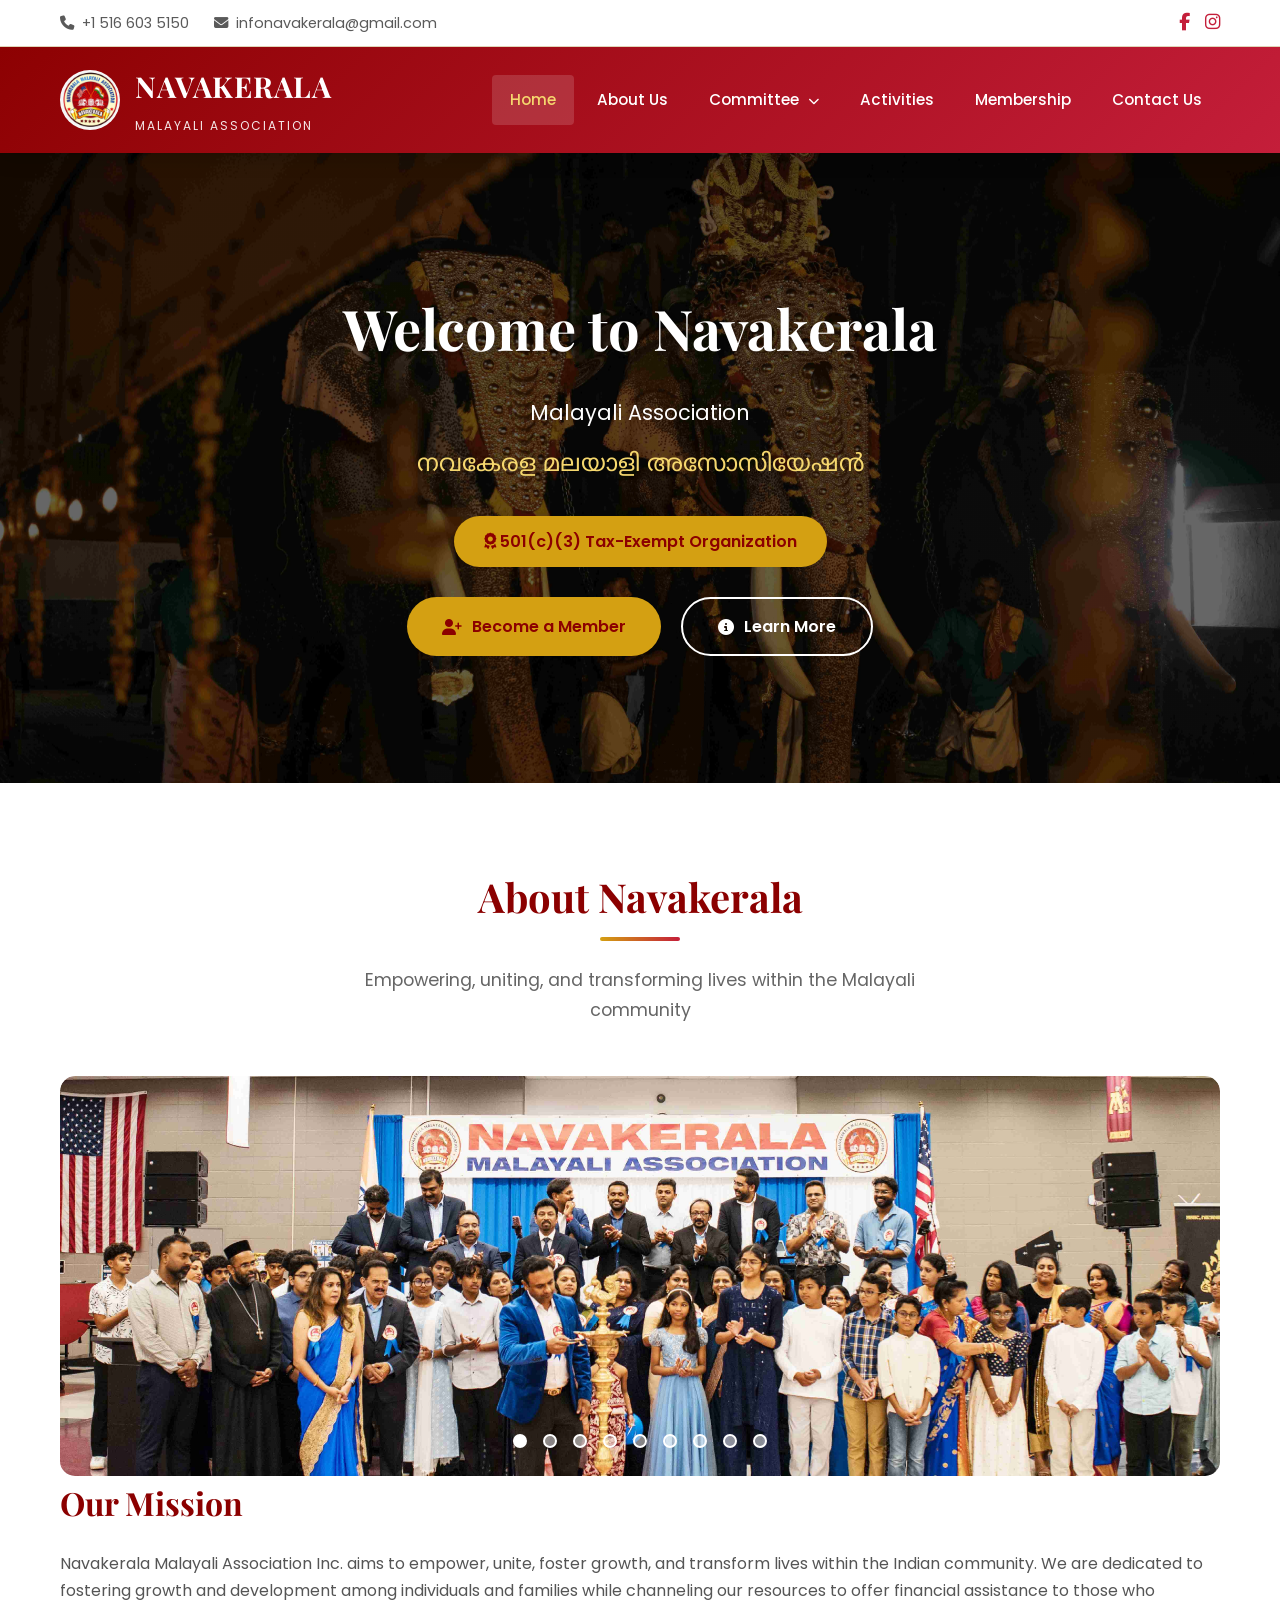
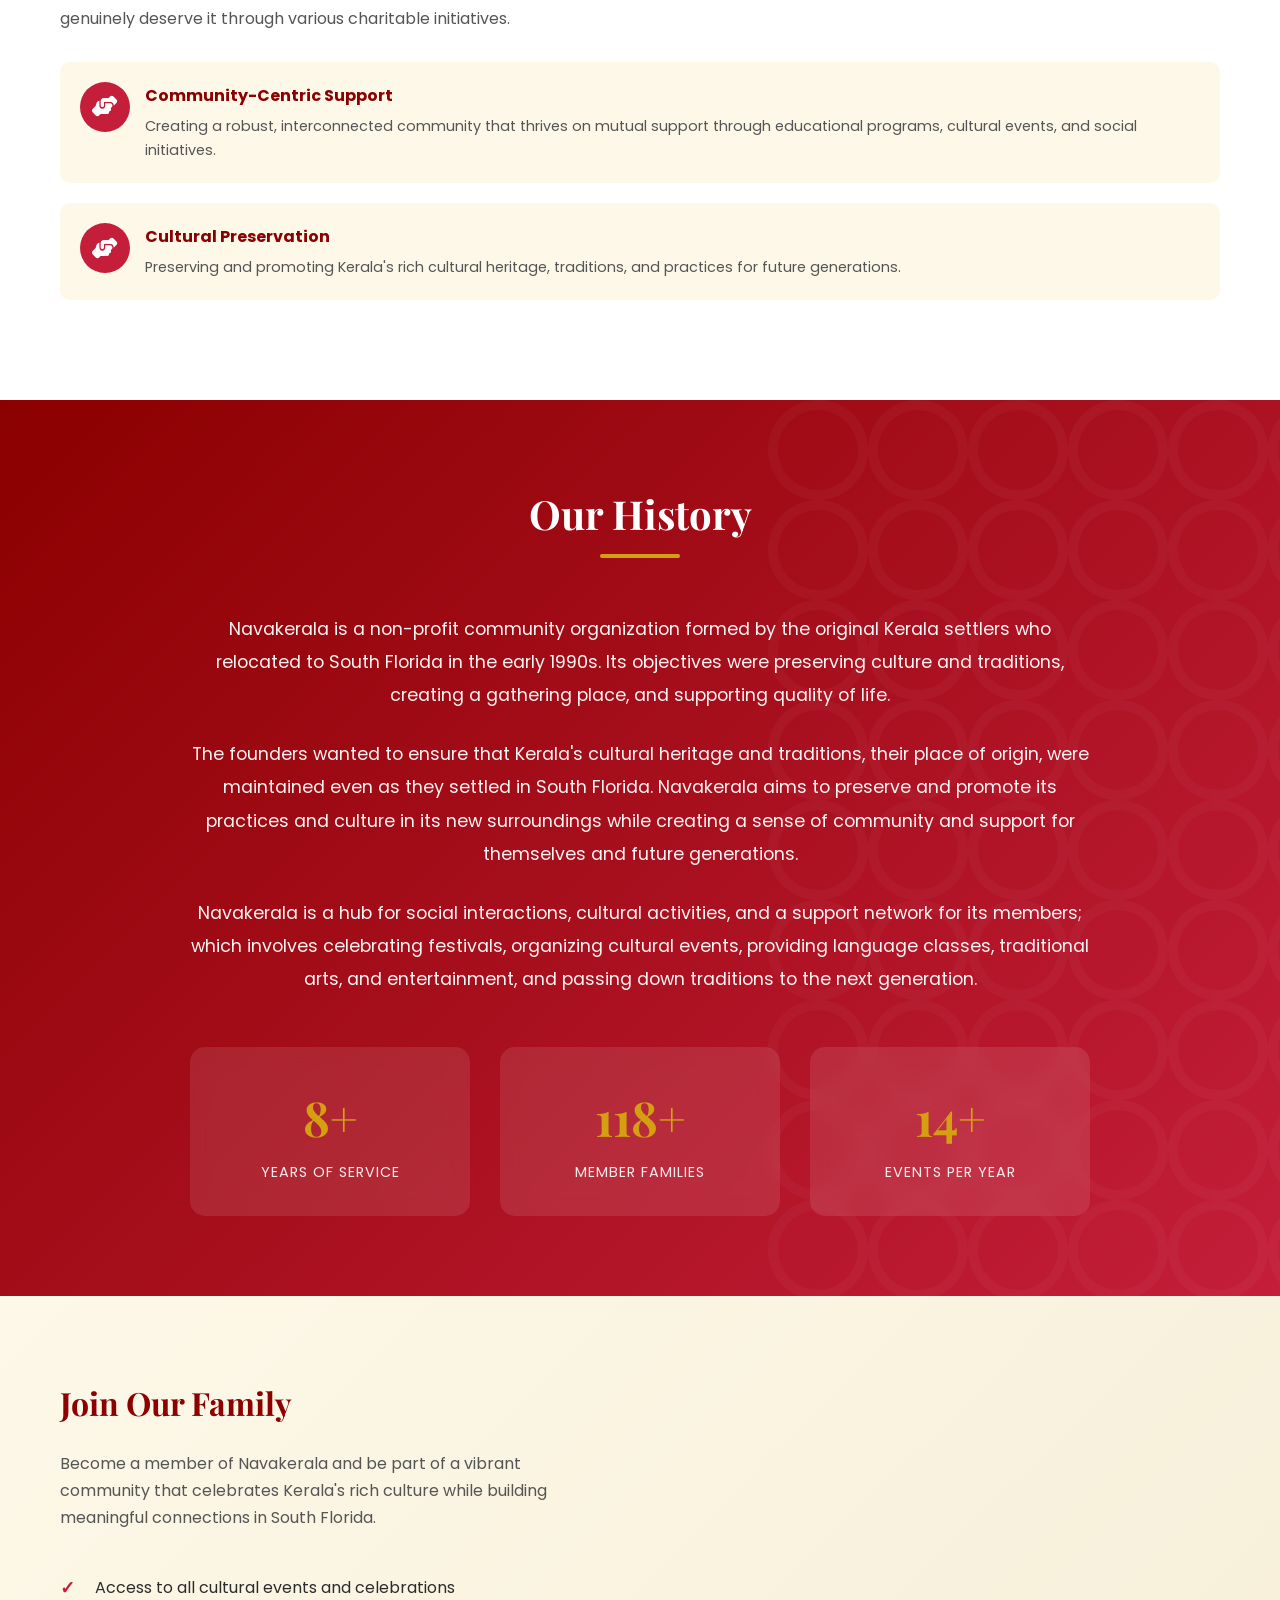
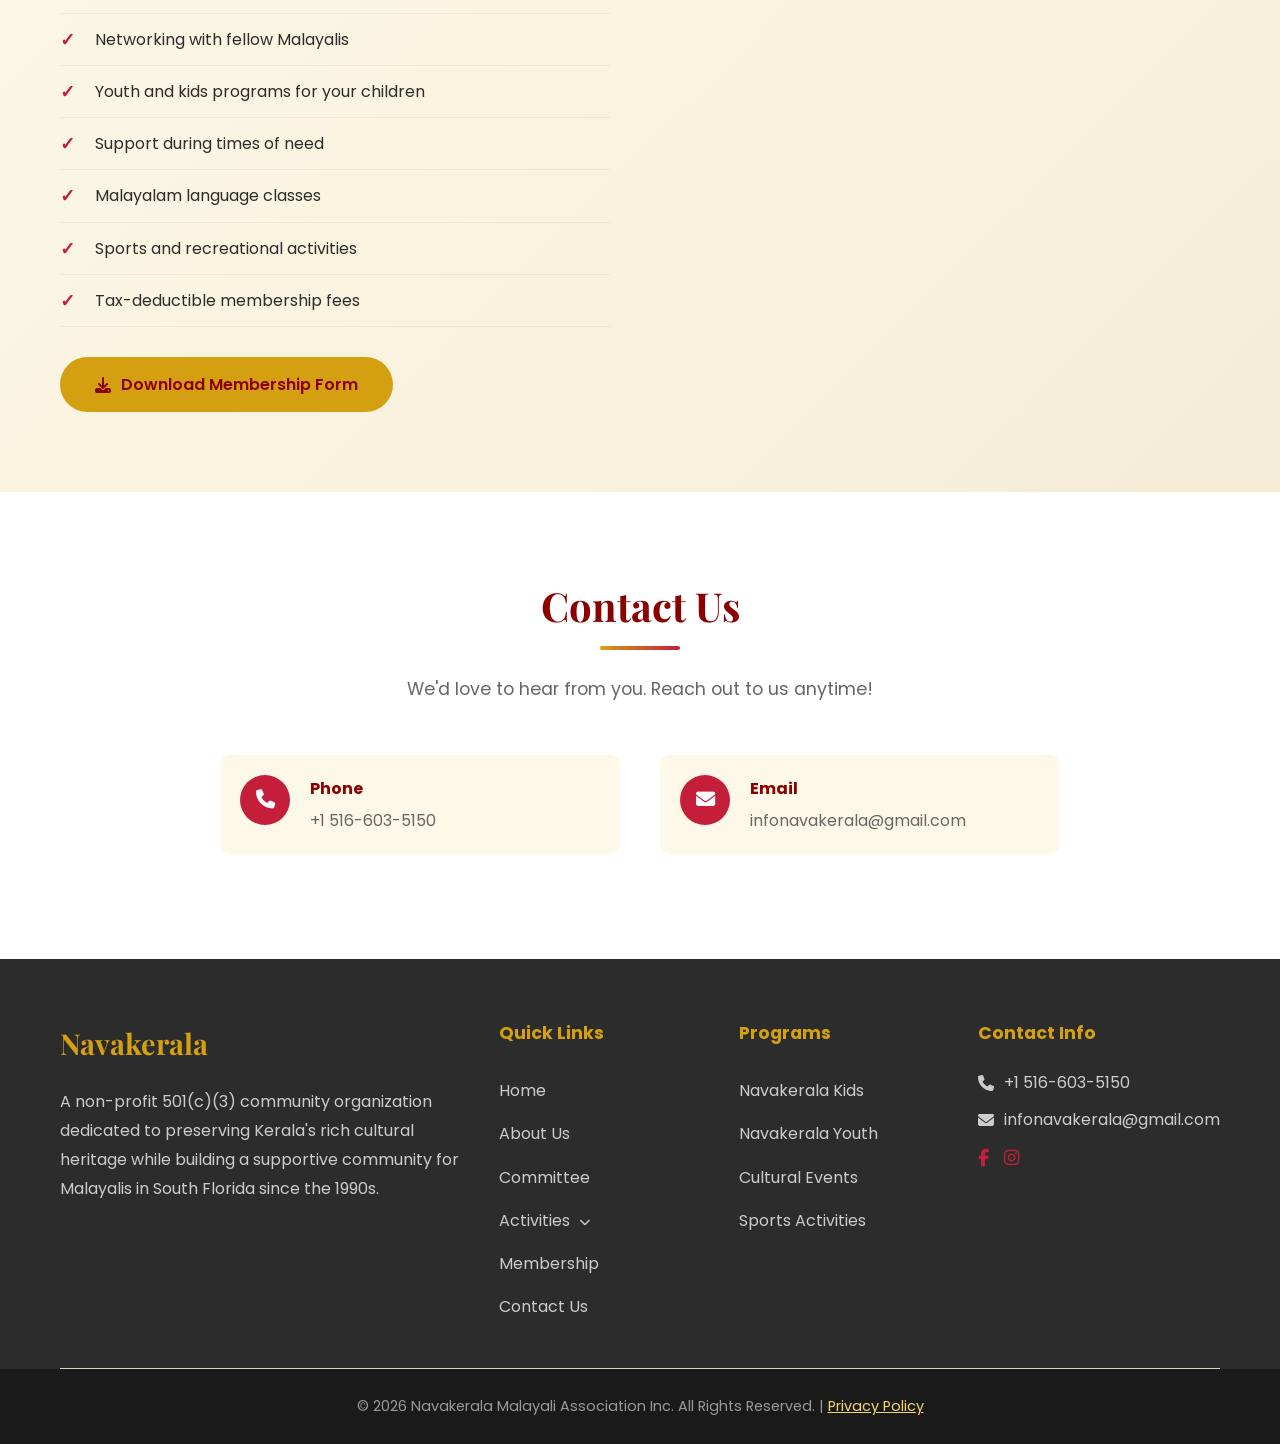
<file: index.html>
<!DOCTYPE html>
<html lang="en">
<head>
    <meta charset="UTF-8">
    <meta name="viewport" content="width=device-width, initial-scale=1.0">
    <meta name="description" content="Navakerala Malayali Association Inc - A 501(c)(3) non-profit organization preserving Kerala culture and supporting the community since 1990s.">
    <meta name="keywords" content="Navakerala, Malayali, Kerala, South Florida, Indian Association, Malayalam, Cultural Organization">
    <title>NAVAKERALA - Malayali Association of South Florida</title>
    
    <!-- Favicon -->
    <link rel="icon" type="image/svg+xml" href="data:image/svg+xml,<svg xmlns='http://www.w3.org/2000/svg' viewBox='0 0 100 100'><circle cx='50' cy='50' r='45' fill='%231a5d1a'/><text x='50' y='65' font-size='40' text-anchor='middle' fill='%23d4a012' font-family='serif' font-weight='bold'>NK</text></svg>">
    
    <!-- Font Awesome for icons -->
    <link rel="stylesheet" href="https://cdnjs.cloudflare.com/ajax/libs/font-awesome/6.4.0/css/all.min.css">
    
    <!-- Main Stylesheet -->
    <link rel="stylesheet" href="css/style.css">
</head>
<body>
    <!-- Header -->
    <header>
        <!-- Top Bar -->
        <div class="top-bar">
            <div class="container">
                <div class="contact-info">
                    <a href="tel:+19546967872">
                        <i class="fas fa-phone"></i> +1 516 603 5150
                    </a>
                    <a href="mailto:infonavakerala@gmail.com">
                        <i class="fas fa-envelope"></i> infonavakerala@gmail.com
                    </a>
                </div>
                <div class="social-links">
                    <a href="https://www.facebook.com/navakerala.malayaliassociation" target="_blank"><i class="fab fa-facebook-f"></i></a>
    <a href="https://www.instagram.com/nava_kerala" target="_blank"><i class="fab fa-instagram"></i></a>
                </div>
            </div>
        </div>
        
        <!-- Main Navigation -->
        <nav class="main-nav">
            <div class="container">
                <a href="index.html" class="logo">
                    <img src="images/logo.jpeg" alt="Navakerala Logo" style="width: 60px; height: 60px; border-radius: 50%; object-fit: cover;">
                    <div class="logo-text">
                        <h1>NAVAKERALA</h1>
                        <span>Malayali Association</span>
                    </div>
                </a>
                
                <div class="menu-toggle">
                    <span></span>
                    <span></span>
                    <span></span>
                </div>
                
                <ul class="nav-menu">
                    <li class="active"><a href="index.html">Home</a></li>
                    <li><a href="about.html">About Us</a></li>
                    <li class="dropdown">
                        <a href="committee.html">Committee <i class="fas fa-chevron-down" style="font-size: 0.7rem; margin-left: 5px;"></i></a>
                        <ul class="dropdown-menu">
                            <li><a href="committee.html">Executive Committee</a></li>
                            <li><a href="tejaswini.html">Tejaswini - Women's Forum</a></li>
                            <li><a href="navakerala-kids.html">Navakerala Kids</a></li>
                            <li><a href="navakerala-youth.html">Navakerala Youth</a></li>
                            <li><a href="tejaswini.html">Tejaswini - Women's Forum</a></li>
                            <li><a href="past-presidents.html">Past Presidents</a></li>
                        </ul>
                    </li>
                    <li><a href="activities.html">Activities</a></li>
                    <!-- <li class="dropdown">
                        <a href="activities.html">Activities <i class="fas fa-chevron-down" style="font-size: 0.7rem; margin-left: 5px;"></i></a>
                        <ul class="dropdown-menu">
                            <li><a href="activities.html">All Activities</a></li>
                            <li><a href="onam-celebration.html">Onam Celebration</a></li>
                            <li><a href="christmas-new-year.html">Christmas & New Year</a></li>
                        </ul>
                    </li> -->
                    <li><a href="membership.html">Membership</a></li>
                    <li><a href="contact.html">Contact Us</a></li>
                </ul>
            </div>
        </nav>
    </header>

    <!-- Hero Section -->
    <section class="hero">
        <div class="hero-content">
            <h2>Welcome to Navakerala</h2>
            <p class="tagline">Malayali Association</p>
            <p class="malayalam-text">നവകേരള മലയാളി അസോസിയേഷൻ</p>
            <div class="tax-exempt">
                <i class="fas fa-award"></i> 501(c)(3) Tax-Exempt Organization
            </div>
            <div class="hero-buttons">
                <a href="membership.html" class="btn btn-primary">
                    <i class="fas fa-user-plus"></i> Become a Member
                </a>
                <a href="about.html" class="btn btn-secondary">
                    <i class="fas fa-info-circle"></i> Learn More
                </a>
            </div>
        </div>
    </section>

    <!-- About Section -->
    <section class="about" id="about">
        <div class="container">
            <div class="section-header">
                <h2>About Navakerala</h2>
                <p>Empowering, uniting, and transforming lives within the Malayali community</p>
            </div>
            
            <div class="about-grid">
                <div class="about-image">
    <div class="slideshow-container" style="width: 100%; height: 400px; border-radius: 15px; overflow: hidden; position: relative;">
        
        <div class="slide fade active">
            <img src="images/community-1.jpg" alt="Navakerala Community Event" style="width: 100%; height: 500px; object-fit: cover; border-radius: 15px;">
        </div>
        
        <div class="slide fade">
            <img src="images/community-2.jpg" alt="Community Photo 2" style="width: 100%; height: 400px; object-fit: cover; border-radius: 15px;">
        </div>
        
        <div class="slide fade">
            <img src="images/community-3.jpg" alt="Community Photo 3" style="width: 100%; height: 400px; object-fit: cover; border-radius: 15px;">
        </div>

        <div class="slide fade">
            <img src="images/community-4.jpg" alt="Community Photo 4" style="width: 100%; height: 400px; object-fit: cover; border-radius: 15px;">
        </div>
          <div class="slide fade">
            <img src="images/community-5.jpg" alt="Community Photo 5" style="width: 100%; height: 500px; object-fit: cover; border-radius: 15px;">
        </div>
        
        <div class="slide fade">
            <img src="images/community-6.jpg" alt="Community Photo 6" style="width: 100%; height: 400px; object-fit: cover; border-radius: 15px;">
        </div>
        
        <div class="slide fade">
            <img src="images/community-7.jpeg" alt="Community Photo 7" style="width: 100%; height: 400px; object-fit: cover; border-radius: 15px;">
        </div>

        <div class="slide fade">
            <img src="images/community-8.jpg" alt="Community Photo 8" style="width: 100%; height: 400px; object-fit: cover; border-radius: 15px;">
        </div>
        <div class="slide fade">
            <img src="images/community-9.jpg" alt="Community Photo 9" style="width: 100%; height: 400px; object-fit: cover; border-radius: 15px;">
        </div>
        
        <!-- Add more slides as needed -->
        
        <!-- Navigation dots -->
        <div style="text-align: center; padding: 10px; position: absolute; bottom: 10px; width: 100%;">
            <span class="dot" onclick="currentSlide(1)"></span>
            <span class="dot" onclick="currentSlide(2)"></span>
            <span class="dot" onclick="currentSlide(3)"></span>
            <span class="dot" onclick="currentSlide(4)"></span>
            <span class="dot" onclick="currentSlide(5)"></span>
            <span class="dot" onclick="currentSlide(6)"></span>
            <span class="dot" onclick="currentSlide(7)"></span>
            <span class="dot" onclick="currentSlide(8)"></span>
            <span class="dot" onclick="currentSlide(9)"></span>
        </div>
        
</div>
                <!-- <div class="about-image">
                    <div class="placeholder-img" style="width: 100%; height: 400px; border-radius: 15px;">
                        <span><i class="fas fa-image" style="font-size: 3rem; display: block; margin-bottom: 10px;"></i>Community Photo<br><small>Upload your image</small></span>
                    </div>
                </div> -->
                
                <div class="about-content">
                    <h3>Our Mission</h3>
                    <p>Navakerala Malayali Association Inc. aims to empower, unite, foster growth, and transform lives within the Indian community. We are dedicated to fostering growth and development among individuals and families while channeling our resources to offer financial assistance to those who genuinely deserve it through various charitable initiatives.</p>
                    
                    <div class="mission-pillars">
                        <div class="pillar">
                            <div class="pillar-icon"><i class="fas fa-hands-helping"></i></div>
                            <div>
                                <h4>Community-Centric Support</h4>
                                <p>Creating a robust, interconnected community that thrives on mutual support through educational programs, cultural events, and social initiatives.</p>
                            </div>
                        </div>
                        
                        <!-- <div class="pillar">
                            <div class="pillar-icon"><i class="fas fa-seedling"></i></div>
                            <div>
                                <h4>Empowering Growth</h4>
                                <p>Enabling individuals and families to reach their full potential through access to resources, mentorship, and guidance.</p>
                            </div>
                        </div> -->
                        
                        <div class="pillar">
                            <div class="pillar-icon"><i class="fas fa-hands-helping"></i></div>
                            <div>
                                <h4>Cultural Preservation</h4>
                                <p>Preserving and promoting Kerala's rich cultural heritage, traditions, and practices for future generations.</p>
                            </div>
                        </div>
                    </div>
                </div>
            </div>
        </div>
    </section>

    <!-- History Section -->
    <section class="history" id="history">
        <div class="container">
            <div class="section-header">
                <h2>Our History</h2>
            </div>
            
            <div class="history-content">
                <p>Navakerala is a non-profit community organization formed by the original Kerala settlers who relocated to South Florida in the early 1990s. Its objectives were preserving culture and traditions, creating a gathering place, and supporting quality of life.</p>
                
                <p>The founders wanted to ensure that Kerala's cultural heritage and traditions, their place of origin, were maintained even as they settled in South Florida. Navakerala aims to preserve and promote its practices and culture in its new surroundings while creating a sense of community and support for themselves and future generations.</p>
                
                <p>Navakerala is a hub for social interactions, cultural activities, and a support network for its members; which involves celebrating festivals, organizing cultural events, providing language classes, traditional arts, and entertainment, and passing down traditions to the next generation.</p>
            </div>
            
            <div class="history-stats">
                <div class="stat">
                    <span class="stat-number" data-target="30">30+</span>
                    <span class="stat-label">Years of Service</span>
                </div>
                <div class="stat">
                    <span class="stat-number" data-target="400">400+</span>
                    <span class="stat-label">Member Families</span>
                </div>
                <div class="stat">
                    <span class="stat-number" data-target="50">15+</span>
                    <span class="stat-label">Events Per Year</span>
                </div>
                <!-- <div class="stat">
                    <span class="stat-number" data-target="500">500+</span>
                    <span class="stat-label">Community Members</span>
                </div> -->
            </div>
        </div>
    </section>

    <!-- Activities Section -->
    <!-- <section class="activities" id="activities">
        <div class="container">
            <div class="section-header">
                <h2>Our Activities</h2>
                <p>Celebrating our culture through vibrant events and community gatherings</p>
            </div>
            
            <div class="activities-grid">
                <div class="activity-card">
                    <div class="activity-image">
                        <div class="placeholder-img" style="width: 100%; height: 100%;">
                            <span><i class="fas fa-sun" style="font-size: 2rem;"></i><br>Onam Photo</span>
                        </div>
                        <span class="activity-date">August - September</span>
                    </div>
                    <div class="activity-content">
                        <h4>Onam Celebration</h4>
                        <p>Our grand annual Onam celebration featuring traditional Onasadya, Thiruvathira, Pulikali, and cultural programs.</p>
                        <a href="onam-celebration.html" class="activity-link">View Details <i class="fas fa-arrow-right"></i></a>
                    </div>
                </div>
                
                <div class="activity-card">
                    <div class="activity-image">
                        <div class="placeholder-img" style="width: 100%; height: 100%;">
                            <span><i class="fas fa-tree" style="font-size: 2rem;"></i><br>Christmas Photo</span>
                        </div>
                        <span class="activity-date">December</span>
                    </div>
                    <div class="activity-content">
                        <h4>Christmas & New Year</h4>
                        <p>Festive celebrations bringing families together with carols, games, and community bonding.</p>
                        <a href="christmas-new-year.html" class="activity-link">View Details <i class="fas fa-arrow-right"></i></a>
                    </div>
                </div>
                
                <div class="activity-card">
                    <div class="activity-image">
                        <div class="placeholder-img" style="width: 100%; height: 100%;">
                            <span><i class="fas fa-baseball-ball" style="font-size: 2rem;"></i><br>Cricket Photo</span>
                        </div>
                        <span class="activity-date">Various Dates</span>
                    </div>
                    <div class="activity-content">
                        <h4>Cricket Tournament</h4>
                        <p>Annual cricket tournament bringing together sports enthusiasts from our community.</p>
                        <a href="activities.html" class="activity-link">View Details <i class="fas fa-arrow-right"></i></a>
                    </div>
                </div>
                
                <div class="activity-card">
                    <div class="activity-image">
                        <div class="placeholder-img" style="width: 100%; height: 100%;">
                            <span><i class="fas fa-heart" style="font-size: 2rem;"></i><br>Mothers Day Photo</span>
                        </div>
                        <span class="activity-date">May</span>
                    </div>
                    <div class="activity-content">
                        <h4>Mother's Day Celebration</h4>
                        <p>Honoring the incredible mothers in our community with special programs and recognition.</p>
                        <a href="activities.html" class="activity-link">View Details <i class="fas fa-arrow-right"></i></a>
                    </div>
                </div>
                
                <div class="activity-card">
                    <div class="activity-image">
                        <div class="placeholder-img" style="width: 100%; height: 100%;">
                            <span><i class="fas fa-user-tie" style="font-size: 2rem;"></i><br>Fathers Day Photo</span>
                        </div>
                        <span class="activity-date">June</span>
                    </div>
                    <div class="activity-content">
                        <h4>Father's Day Celebration</h4>
                        <p>Celebrating and appreciating the fathers of our community with fun activities.</p>
                        <a href="activities.html" class="activity-link">View Details <i class="fas fa-arrow-right"></i></a>
                    </div>
                </div>
                
                <div class="activity-card">
                    <div class="activity-image">
                        <div class="placeholder-img" style="width: 100%; height: 100%;">
                            <span><i class="fas fa-music" style="font-size: 2rem;"></i><br>Cultural Event Photo</span>
                        </div>
                        <span class="activity-date">Throughout Year</span>
                    </div>
                    <div class="activity-content">
                        <h4>Cultural Programs</h4>
                        <p>Various cultural events including music concerts, dance performances, and community gatherings.</p>
                        <a href="activities.html" class="activity-link">View All Activities <i class="fas fa-arrow-right"></i></a>
                    </div>
                </div>
            </div>
        </div>
    </section> -->

    <!-- Membership CTA Section -->
    <section class="membership" id="membership">
        <div class="container">
            <div class="membership-content">
                <div class="membership-info">
                    <h3>Join Our Family</h3>
                    <p>Become a member of Navakerala and be part of a vibrant community that celebrates Kerala's rich culture while building meaningful connections in South Florida.</p>
                    
                    <ul class="benefits-list">
                        <li>Access to all cultural events and celebrations</li>
                        <li>Networking with fellow Malayalis</li>
                        <li>Youth and kids programs for your children</li>
                        <li>Support during times of need</li>
                        <li>Malayalam language classes</li>
                        <li>Sports and recreational activities</li>
                        <li>Tax-deductible membership fees</li>
                    </ul>
                    
                    <a href="membership.html" class="btn btn-primary">
                        <i class="fas fa-download"></i> Download Membership Form
                    </a>
                </div>
                
                <!-- <div class="membership-form-card">
                    <h3>Quick Inquiry</h3>
                    <form id="quick-inquiry-form">
                        <div class="form-group">
                            <label for="name">Full Name</label>
                            <input type="text" id="name" name="name" required placeholder="Enter your name">
                        </div>
                        <div class="form-group">
                            <label for="email">Email Address</label>
                            <input type="email" id="email" name="email" required placeholder="Enter your email">
                        </div>
                        <div class="form-group">
                            <label for="phone">Phone Number</label>
                            <input type="tel" id="phone" name="phone" placeholder="Enter your phone number">
                        </div>
                        <div class="form-group">
                            <label for="interest">I'm interested in</label>
                            <select id="interest" name="interest">
                                <option value="membership">Becoming a Member</option>
                                <option value="events">Upcoming Events</option>
                                <option value="volunteer">Volunteering</option>
                                <option value="other">Other</option>
                            </select>
                        </div>
                        <button type="submit" class="form-btn">
                            <i class="fas fa-paper-plane"></i> Send Inquiry
                        </button>
                    </form>
                </div> -->
            </div>
        </div>
    </section>

    <!-- Contact Section -->
    <section class="contact" id="contact">
        <div class="container">
            <div class="section-header">
                <h2>Contact Us</h2>
                <p>We'd love to hear from you. Reach out to us anytime!</p>
            </div>

            <div class="contact-grid" style="display: flex; justify-content: center; gap: 40px; flex-wrap: wrap;">
    <div class="contact-item" style="flex: 1; max-width: 400px;">
        <div class="contact-icon">
            <i class="fas fa-phone"></i>
        </div>
        <div>
            <h4>Phone</h4>
            <p>+1 516-603-5150</p>
        </div>
    </div>
    
    <div class="contact-item" style="flex: 1; max-width: 400px;">
        <div class="contact-icon">
            <i class="fas fa-envelope"></i>
        </div>
        <div>
            <h4>Email</h4>
            <p>infonavakerala@gmail.com</p>
        </div>
    </div>
</div>
            
            
        </div>
    </section>

    <!-- Footer -->
    <footer>
        <div class="container">
            <div class="footer-grid">
                <div class="footer-about">
                    <h3>Navakerala</h3>
                    <p>A non-profit 501(c)(3) community organization dedicated to preserving Kerala's rich cultural heritage while building a supportive community for Malayalis in South Florida since the 1990s.</p>
                </div>
                
                <div class="footer-links">
                    <h4>Quick Links</h4>
                    <ul>
                        <li><a href="index.html">Home</a></li>
                        <li><a href="about.html">About Us</a></li>
                        <li><a href="committee.html">Committee</a></li>
                        <li class="dropdown">
    <a href="activities.html">Activities <i class="fas fa-chevron-down" style="font-size: 0.7rem; margin-left: 5px;"></i></a>
    <ul class="dropdown-menu">
        <li><a href="activities.html">All Activities</a></li>
    </ul>
</li>
                        <li><a href="membership.html">Membership</a></li>
                        <li><a href="contact.html">Contact Us</a></li>
                    </ul>
                </div>
                
                <div class="footer-links">
                    <h4>Programs</h4>
                    <ul>
                        <li><a href="navakerala-kids.html">Navakerala Kids</a></li>
                        <li><a href="navakerala-youth.html">Navakerala Youth</a></li>
                        <li><a href="activities.html">Cultural Events</a></li>
                        <li><a href="activities.html">Sports Activities</a></li>
                    </ul>
                </div>
                
                <div class="footer-contact">
                    <h4>Contact Info</h4>
                    
                    <p><i class="fas fa-phone"></i> +1 516-603-5150</p>
                    <p><i class="fas fa-envelope"></i> infonavakerala@gmail.com</p>
                    
                    <div class="social-links"> <a href="https://www.facebook.com/navakerala.malayaliassociation" target="_blank"><i class="fab fa-facebook-f"></i></a> 
                        <a href="https://www.instagram.com/nava_kerala" target="_blank"><i class="fab fa-instagram"></i></a> </div>
                    <!-- <div class="footer-social">
                        <a href="#" aria-label="Facebook"><i class="fab fa-facebook-f"></i></a>
                        <a href="#" aria-label="Instagram"><i class="fab fa-instagram"></i></a>
                        <a href="#" aria-label="YouTube"><i class="fab fa-youtube"></i></a>
                        <a href="#" aria-label="WhatsApp"><i class="fab fa-whatsapp"></i></a> -->
                    </div>
                </div>
            </div>
            
            <div class="footer-bottom">
                <p>&copy; 2026 Navakerala Malayali Association Inc. All Rights Reserved. | <a href="contact.html" style="color: var(--kerala-gold-light);">Privacy Policy</a></p>
            </div>
        </div>
    </footer>

    <!-- JavaScript -->
    <script src="js/main.js"></script>
</body>
</html>
</file>
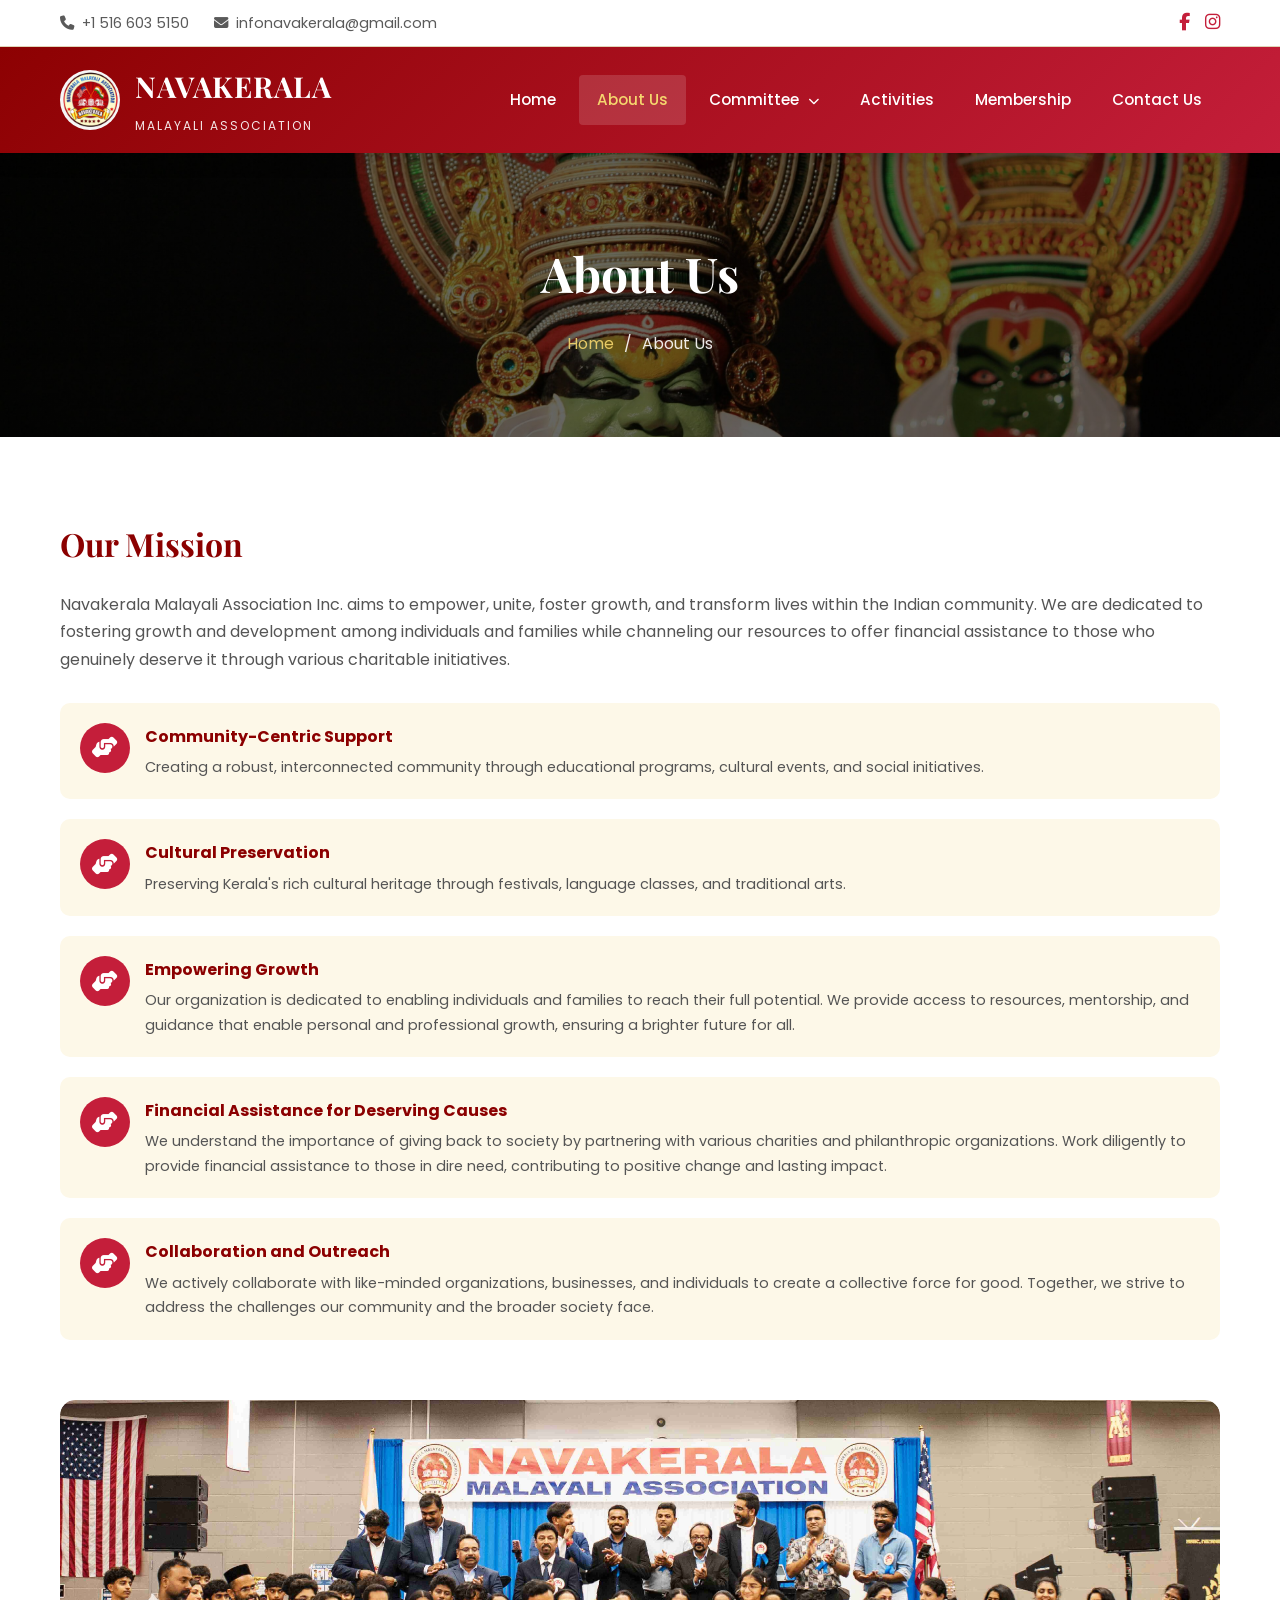
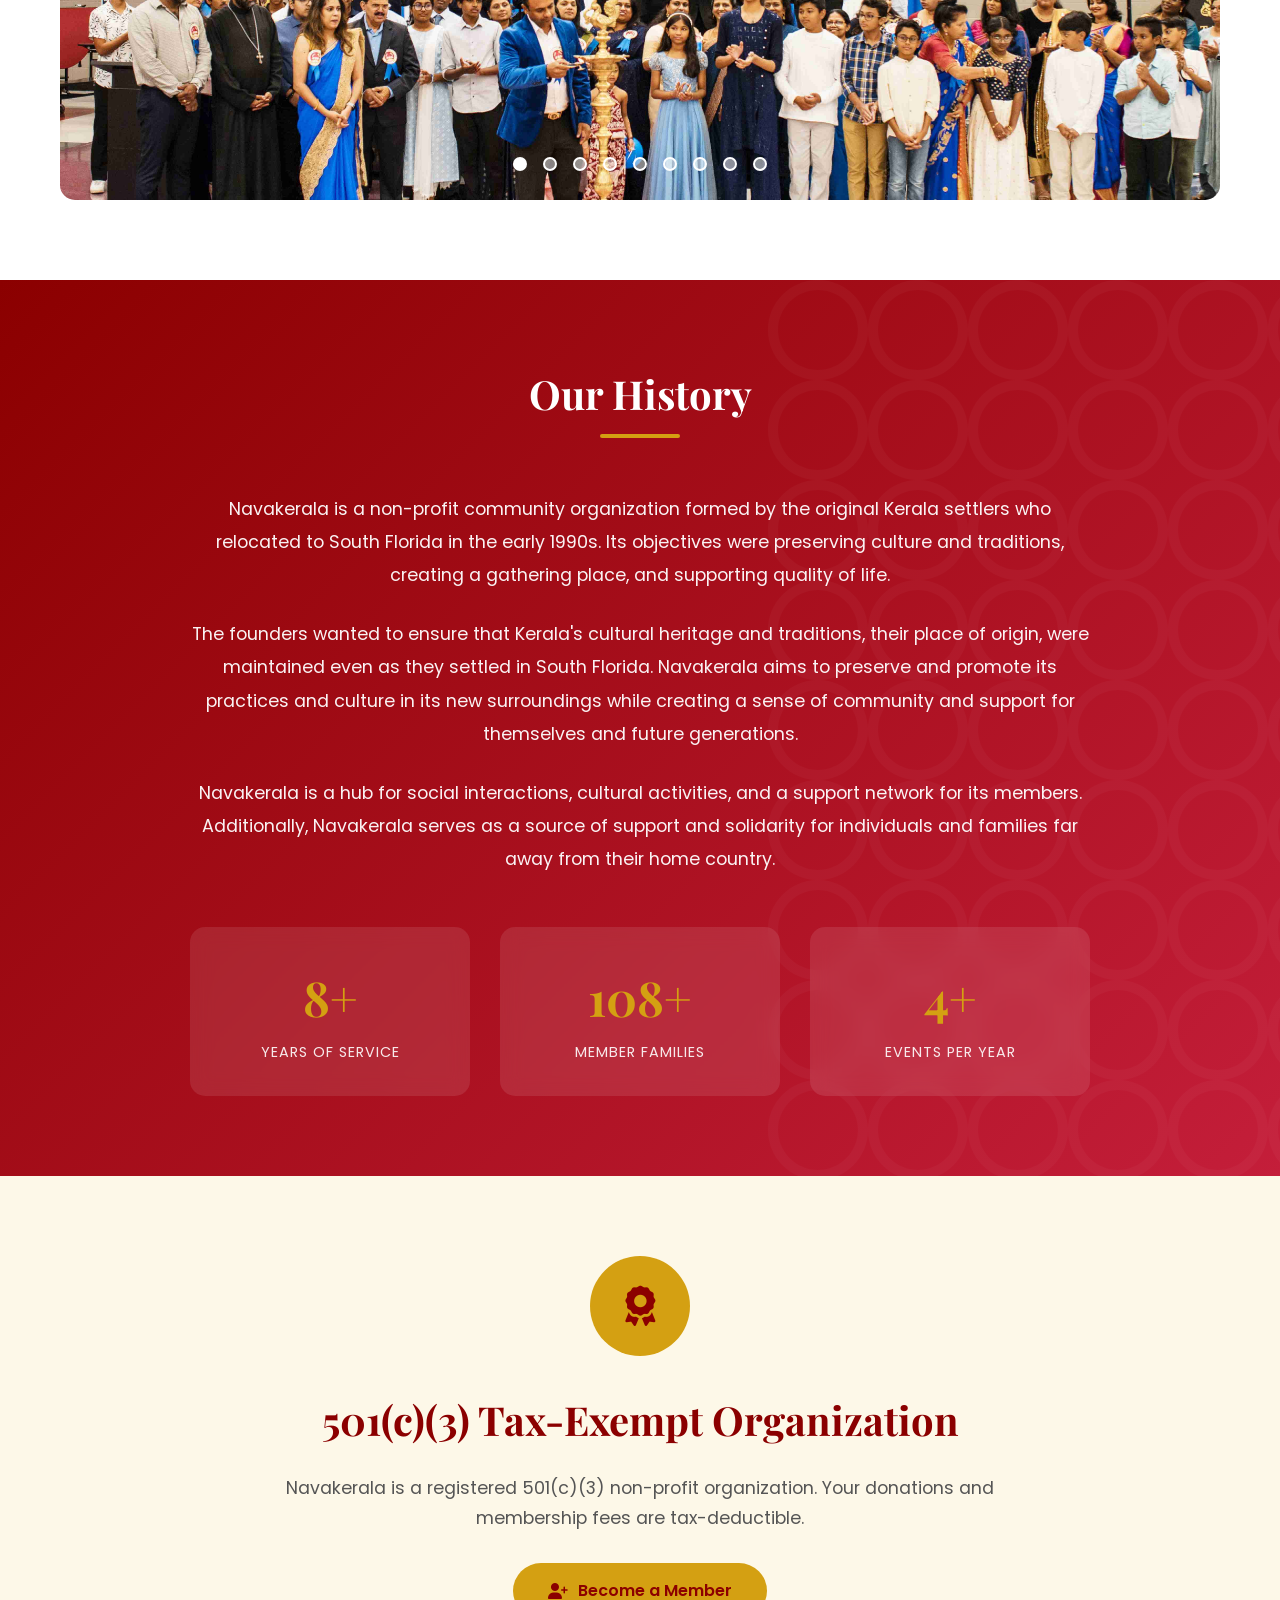
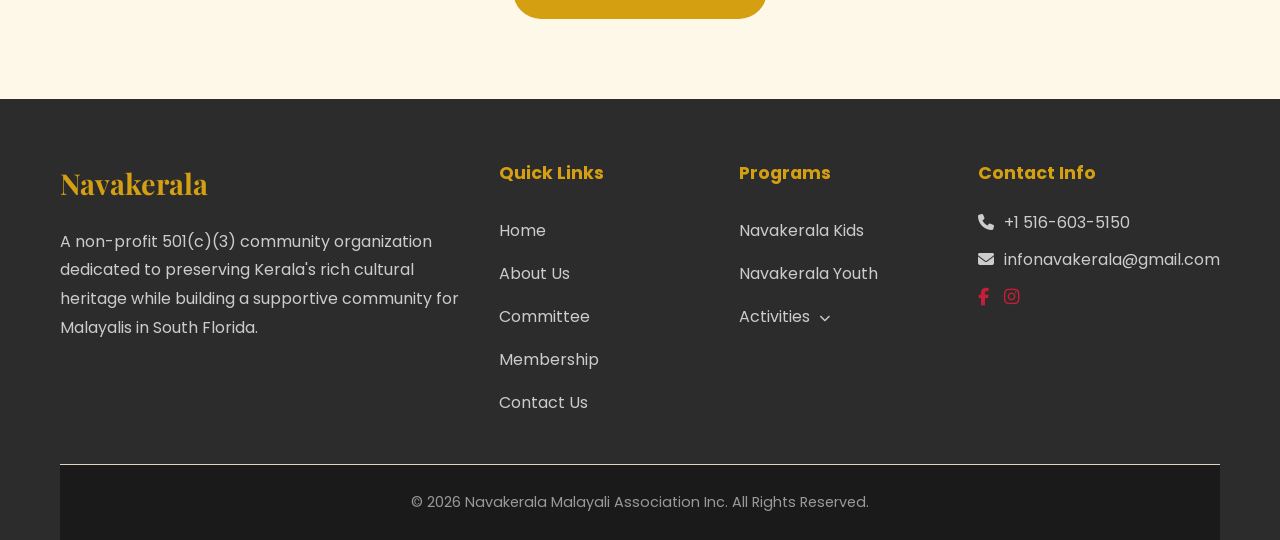
<file: about.html>
<!DOCTYPE html>
<html lang="en">
<head>
    <meta charset="UTF-8">
    <meta name="viewport" content="width=device-width, initial-scale=1.0">
    <meta name="description" content="Learn about Navakerala Malayali Association Inc - our mission, history, and commitment to preserving Kerala culture.">
    <title>About Us - NAVAKERALA</title>
    
    <link rel="icon" type="image/svg+xml" href="data:image/svg+xml,<svg xmlns='http://www.w3.org/2000/svg' viewBox='0 0 100 100'><circle cx='50' cy='50' r='45' fill='%231a5d1a'/><text x='50' y='65' font-size='40' text-anchor='middle' fill='%23d4a012' font-family='serif' font-weight='bold'>NK</text></svg>">
    <link rel="stylesheet" href="https://cdnjs.cloudflare.com/ajax/libs/font-awesome/6.4.0/css/all.min.css">
    <link rel="stylesheet" href="css/style.css">
</head>
<body>
    <!-- Header -->
    <header>
        <div class="top-bar">
            <div class="container">
                <div class="contact-info">
                    <a href="tel:+19546967872"><i class="fas fa-phone"></i> +1 516 603 5150</a>
                    <a href="mailto:infonavakerala@gmail.com"><i class="fas fa-envelope"></i> infonavakerala@gmail.com</a>
                </div>
                <div class="social-links">
                    <a href="https://www.facebook.com/navakerala.malayaliassociation" target="_blank"><i class="fab fa-facebook-f"></i></a>
    <a href="https://www.instagram.com/nava_kerala" target="_blank"><i class="fab fa-instagram"></i></a>
                </div>
            </div>
        </div>
        
        <nav class="main-nav">
            <div class="container">
                <a href="index.html" class="logo">
                    <img src="images/logo.jpeg" alt="Navakerala Logo" style="width: 60px; height: 60px; border-radius: 50%; object-fit: cover;">
                    <div class="logo-text">
                        <h1>NAVAKERALA</h1>
                        <span>Malayali Association</span>
                    </div>
                </a>
                
                <div class="menu-toggle"><span></span><span></span><span></span></div>
                
                <ul class="nav-menu">
                    <li><a href="index.html">Home</a></li>
                    <li class="active"><a href="about.html">About Us</a></li>
                    <li class="dropdown">
                        <a href="committee.html">Committee <i class="fas fa-chevron-down" style="font-size: 0.7rem; margin-left: 5px;"></i></a>
                        <ul class="dropdown-menu">
                            <li><a href="committee.html">Executive Committee</a></li>
                            <li><a href="tejaswini.html">Tejaswini - Women's Forum</a></li>
                            <li><a href="navakerala-kids.html">Navakerala Kids</a></li>
                            <li><a href="navakerala-youth.html">Navakerala Youth</a></li>
                            <li><a href="past-presidents.html">Past Presidents</a></li>
                        </ul>
                    </li>
                    <li><a href="activities.html">Activities</a></li>
                    <!-- <li class="dropdown">
                        <a href="activities.html">Activities <i class="fas fa-chevron-down" style="font-size: 0.7rem; margin-left: 5px;"></i></a>
                        <ul class="dropdown-menu">
                            <li><a href="activities.html">All Activities</a></li>
                            <li><a href="onam-celebration.html">Onam Celebration</a></li>
                            <li><a href="christmas-new-year.html">Christmas & New Year</a></li>
                        </ul>
                    </li> -->
                    <li><a href="membership.html">Membership</a></li>
                    <li><a href="contact.html">Contact Us</a></li>
                </ul>
            </div>
        </nav>
    </header>

    <!-- Page Header -->
    <section class="page-header" style="background: linear-gradient(rgba(0, 0, 0, 0.6), rgba(0, 0, 0, 0.6)), url('images/kerala-bg-1.jpg') center/cover no-repeat;">
        <div class="container">
            <h1>About Us</h1>
            <div class="breadcrumb">
                <a href="index.html">Home</a>
                <span>/</span>
                <span>About Us</span>
            </div>
        </div>
    </section>

    <!-- Mission Section -->
    <section class="about" style="padding-top: 80px;">
        <div class="container">
            <div class="about-grid">
                <div class="about-content">
                    <h3>Our Mission</h3>
                    <p>Navakerala Malayali Association Inc. aims to empower, unite, foster growth, and transform lives within the Indian community. We are dedicated to fostering growth and development among individuals and families while channeling our resources to offer financial assistance to those who genuinely deserve it through various charitable initiatives.</p>
                    
                    <div class="mission-pillars">
                        <div class="pillar">
                            <div class="pillar-icon"><i class="fas fa-hands-helping"></i></div>
                            <div>
                                <h4>Community-Centric Support</h4>
                                <p>Creating a robust, interconnected community through educational programs, cultural events, and social initiatives.</p>
                            </div>
                        </div>
                        
                        <!-- <div class="pillar">
                            <div class="pillar-icon"><i class="fas fa-seedling"></i></div>
                            <div>
                                <h4>Empowering Growth</h4>
                                <p>Enabling individuals and families to reach their full potential through resources and mentorship.</p>
                            </div>
                        </div> -->
                        
                        <div class="pillar">
                            <div class="pillar-icon"><i class="fas fa-hands-helping"></i></div>
                            <div>
                                <h4>Cultural Preservation</h4>
                                <p>Preserving Kerala's rich cultural heritage through festivals, language classes, and traditional arts.</p>
                            </div>
                        </div>
                        <div class="pillar">
                            <div class="pillar-icon"><i class="fas fa-hands-helping"></i></div>
                            <div>
                                <h4>Empowering Growth</h4>
                                <p>Our organization is dedicated to enabling individuals and families to reach their full potential. We provide access to resources, mentorship, and guidance that enable personal and professional growth, ensuring a brighter future for all.</p>
                            </div>
                        </div>
                        <div class="pillar">
                            <div class="pillar-icon"><i class="fas fa-hands-helping"></i></div>
                            <div>
                                <h4>Financial Assistance for Deserving Causes</h4>
                                <p>We understand the  importance of giving back to society by partnering with various charities and philanthropic organizations. Work diligently to provide financial assistance to those in dire need, contributing to positive change and lasting impact.</p>
                            </div>
                        </div>
                        <div class="pillar">
                            <div class="pillar-icon"><i class="fas fa-hands-helping"></i></div>
                            <div>
                                <h4>Collaboration and Outreach</h4>
                                <p>We actively collaborate with like-minded organizations, businesses, and individuals to create a collective force for good. Together, we strive to address the challenges our community and the broader society face.</p>
                            </div>
                        </div>
                    </div>
                </div>

         <div class="slideshow-container" style="width: 100%; height: 400px; border-radius: 15px; overflow: hidden; position: relative;">
        
        <div class="slide fade active">
            <img src="images/community-1.jpg" alt="Navakerala Community Event" style="width: 100%; height: 500px; object-fit: cover; border-radius: 15px;">
        </div>
        
        <div class="slide fade">
            <img src="images/community-2.jpg" alt="Community Photo 2" style="width: 100%; height: 400px; object-fit: cover; border-radius: 15px;">
        </div>
        
        <div class="slide fade">
            <img src="images/community-3.jpg" alt="Community Photo 3" style="width: 100%; height: 400px; object-fit: cover; border-radius: 15px;">
        </div>

        <div class="slide fade">
            <img src="images/community-4.jpg" alt="Community Photo 4" style="width: 100%; height: 400px; object-fit: cover; border-radius: 15px;">
        </div>
          <div class="slide fade">
            <img src="images/community-5.jpg" alt="Community Photo 5" style="width: 100%; height: 500px; object-fit: cover; border-radius: 15px;">
        </div>
        
        <div class="slide fade">
            <img src="images/community-6.jpg" alt="Community Photo 6" style="width: 100%; height: 400px; object-fit: cover; border-radius: 15px;">
        </div>
        
        <div class="slide fade">
            <img src="images/community-7.jpeg" alt="Community Photo 7" style="width: 100%; height: 400px; object-fit: cover; border-radius: 15px;">
        </div>

        <div class="slide fade">
            <img src="images/community-8.jpg" alt="Community Photo 8" style="width: 100%; height: 400px; object-fit: cover; border-radius: 15px;">
        </div>
        <div class="slide fade">
            <img src="images/community-9.jpg" alt="Community Photo 9" style="width: 100%; height: 400px; object-fit: cover; border-radius: 15px;">
        </div>
        
        <!-- Add more slides as needed -->
        
        <!-- Navigation dots -->
        <div style="text-align: center; padding: 10px; position: absolute; bottom: 10px; width: 100%;">
            <span class="dot" onclick="currentSlide(1)"></span>
            <span class="dot" onclick="currentSlide(2)"></span>
            <span class="dot" onclick="currentSlide(3)"></span>
            <span class="dot" onclick="currentSlide(4)"></span>
            <span class="dot" onclick="currentSlide(5)"></span>
            <span class="dot" onclick="currentSlide(6)"></span>
            <span class="dot" onclick="currentSlide(7)"></span>
            <span class="dot" onclick="currentSlide(8)"></span>
            <span class="dot" onclick="currentSlide(9)"></span>
        </div>
        
</div>
                <!-- <div class="about-image">
                    <div class="placeholder-img" style="width: 100%; height: 450px; border-radius: 15px;">
                        <span><i class="fas fa-image" style="font-size: 3rem; display: block; margin-bottom: 10px;"></i>Community Photo<br><small>Upload your image</small></span>
                    </div>
                </div> -->
            </div>
        </div>
    </section>

    <!-- History Section -->
    <section class="history">
        <div class="container">
            <div class="section-header">
                <h2>Our History</h2>
            </div>
            
            <div class="history-content">
                <p>Navakerala is a non-profit community organization formed by the original Kerala settlers who relocated to South Florida in the early 1990s. Its objectives were preserving culture and traditions, creating a gathering place, and supporting quality of life.</p>
                
                <p>The founders wanted to ensure that Kerala's cultural heritage and traditions, their place of origin, were maintained even as they settled in South Florida. Navakerala aims to preserve and promote its practices and culture in its new surroundings while creating a sense of community and support for themselves and future generations.</p>
                
                <p>Navakerala is a hub for social interactions, cultural activities, and a support network for its members. Additionally, Navakerala serves as a source of support and solidarity for individuals and families far away from their home country.</p>
            </div>
            
            <div class="history-stats">
                <div class="stat">
                    <span class="stat-number">30+</span>
                    <span class="stat-label">Years of Service</span>
                </div>
                <div class="stat">
                    <span class="stat-number">400+</span>
                    <span class="stat-label">Member Families</span>
                </div>
                <div class="stat">
                    <span class="stat-number">15+</span>
                    <span class="stat-label">Events Per Year</span>
                </div>
                <!-- <div class="stat">
                    <span class="stat-number">500+</span>
                    <span class="stat-label">Community Members</span>
                </div> -->
            </div>
        </div>
    </section>

    <!-- 501c3 Section -->
    <section class="about" style="background: var(--cream);">
        <div class="container">
            <div style="max-width: 800px; margin: 0 auto; text-align: center;">
                <div style="width: 100px; height: 100px; background: var(--kerala-gold); border-radius: 50%; display: flex; align-items: center; justify-content: center; margin: 0 auto 30px; color: var(--kerala-green-dark); font-size: 2.5rem;">
                    <i class="fas fa-award"></i>
                </div>
                <h2 style="font-family: 'Playfair Display', serif; font-size: 2.5rem; color: var(--kerala-green-dark); margin-bottom: 20px;">501(c)(3) Tax-Exempt Organization</h2>
                <p style="font-size: 1.1rem; color: #555; margin-bottom: 30px;">Navakerala is a registered 501(c)(3) non-profit organization. Your donations and membership fees are tax-deductible.</p>
                <a href="membership.html" class="btn btn-primary"><i class="fas fa-user-plus"></i> Become a Member</a>
            </div>
        </div>
    </section>

    <!-- Footer -->
    <footer>
        <div class="container">
            <div class="footer-grid">
                <div class="footer-about">
                    <h3>Navakerala</h3>
                    <p>A non-profit 501(c)(3) community organization dedicated to preserving Kerala's rich cultural heritage while building a supportive community for Malayalis in South Florida.</p>
                </div>
                <div class="footer-links">
                    <h4>Quick Links</h4>
                    <ul>
                        <li><a href="index.html">Home</a></li>
                        <li><a href="about.html">About Us</a></li>
                        <li><a href="committee.html">Committee</a></li>
                        <li><a href="membership.html">Membership</a></li>
                        <li><a href="contact.html">Contact Us</a></li>
                    </ul>
                </div>
                <div class="footer-links">
                    <h4>Programs</h4>
                    <ul>
                        <li><a href="navakerala-kids.html">Navakerala Kids</a></li>
                        <li><a href="navakerala-youth.html">Navakerala Youth</a></li>
                        <li class="dropdown">
    <a href="activities.html">Activities <i class="fas fa-chevron-down" style="font-size: 0.7rem; margin-left: 5px;"></i></a>
    <ul class="dropdown-menu">
        <li><a href="activities.html">All Activities</a></li>
        <li><a href="stage-show.html">Star Dreamz 2026</a></li>
    </ul>
</li>
                    </ul>
                </div>
                <div class="footer-contact">
                    <h4>Contact Info</h4>
                    <p><i class="fas fa-phone"></i> +1 516-603-5150</p>
                    <p><i class="fas fa-envelope"></i> infonavakerala@gmail.com</p>
                    <div class="social-links"> <a href="https://www.facebook.com/navakerala.malayaliassociation" target="_blank"><i class="fab fa-facebook-f"></i></a> <a href="https://www.instagram.com/nava_kerala" target="_blank"><i class="fab fa-instagram"></i></a> </div>
                </div>
            </div>
            <div class="footer-bottom">
                <p>&copy; 2026 Navakerala Malayali Association Inc. All Rights Reserved.</p>
            </div>
        </div>
    </footer>

    <script src="js/main.js"></script>
</body>
</html>
</file>
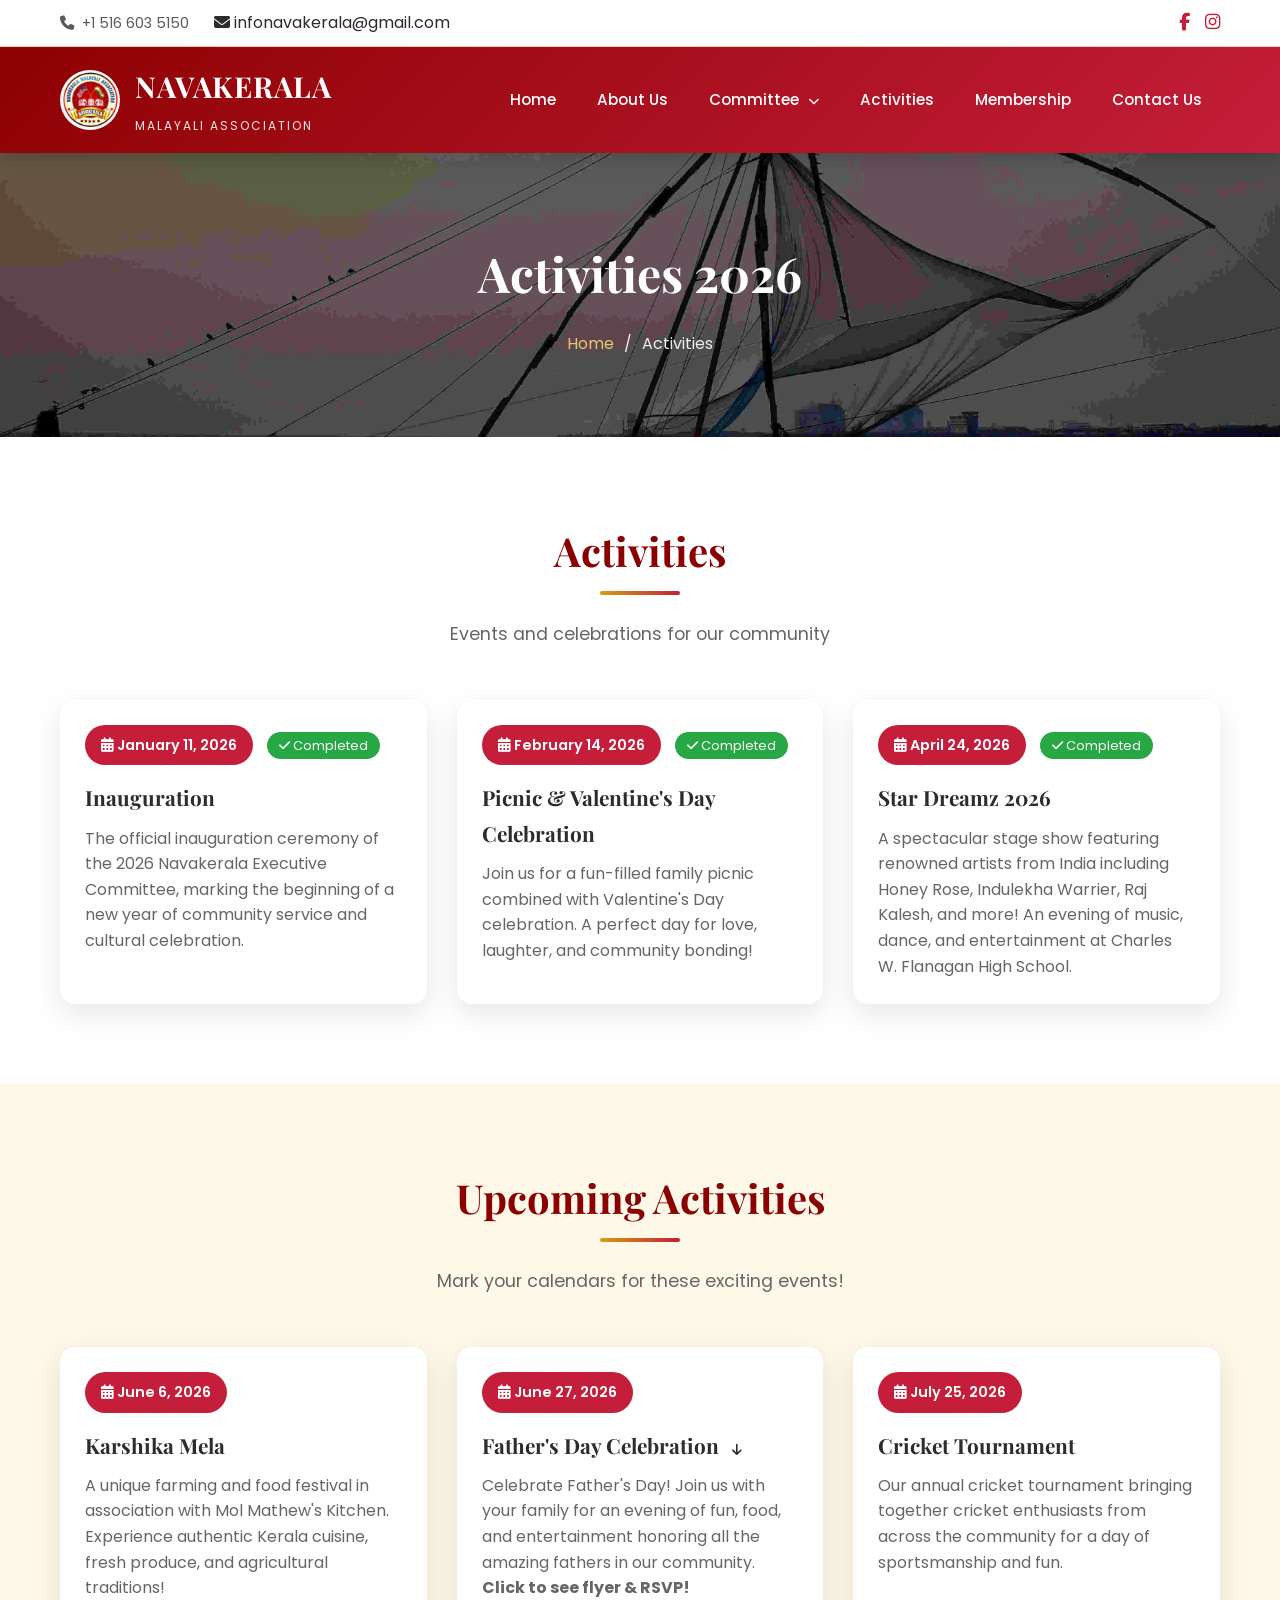
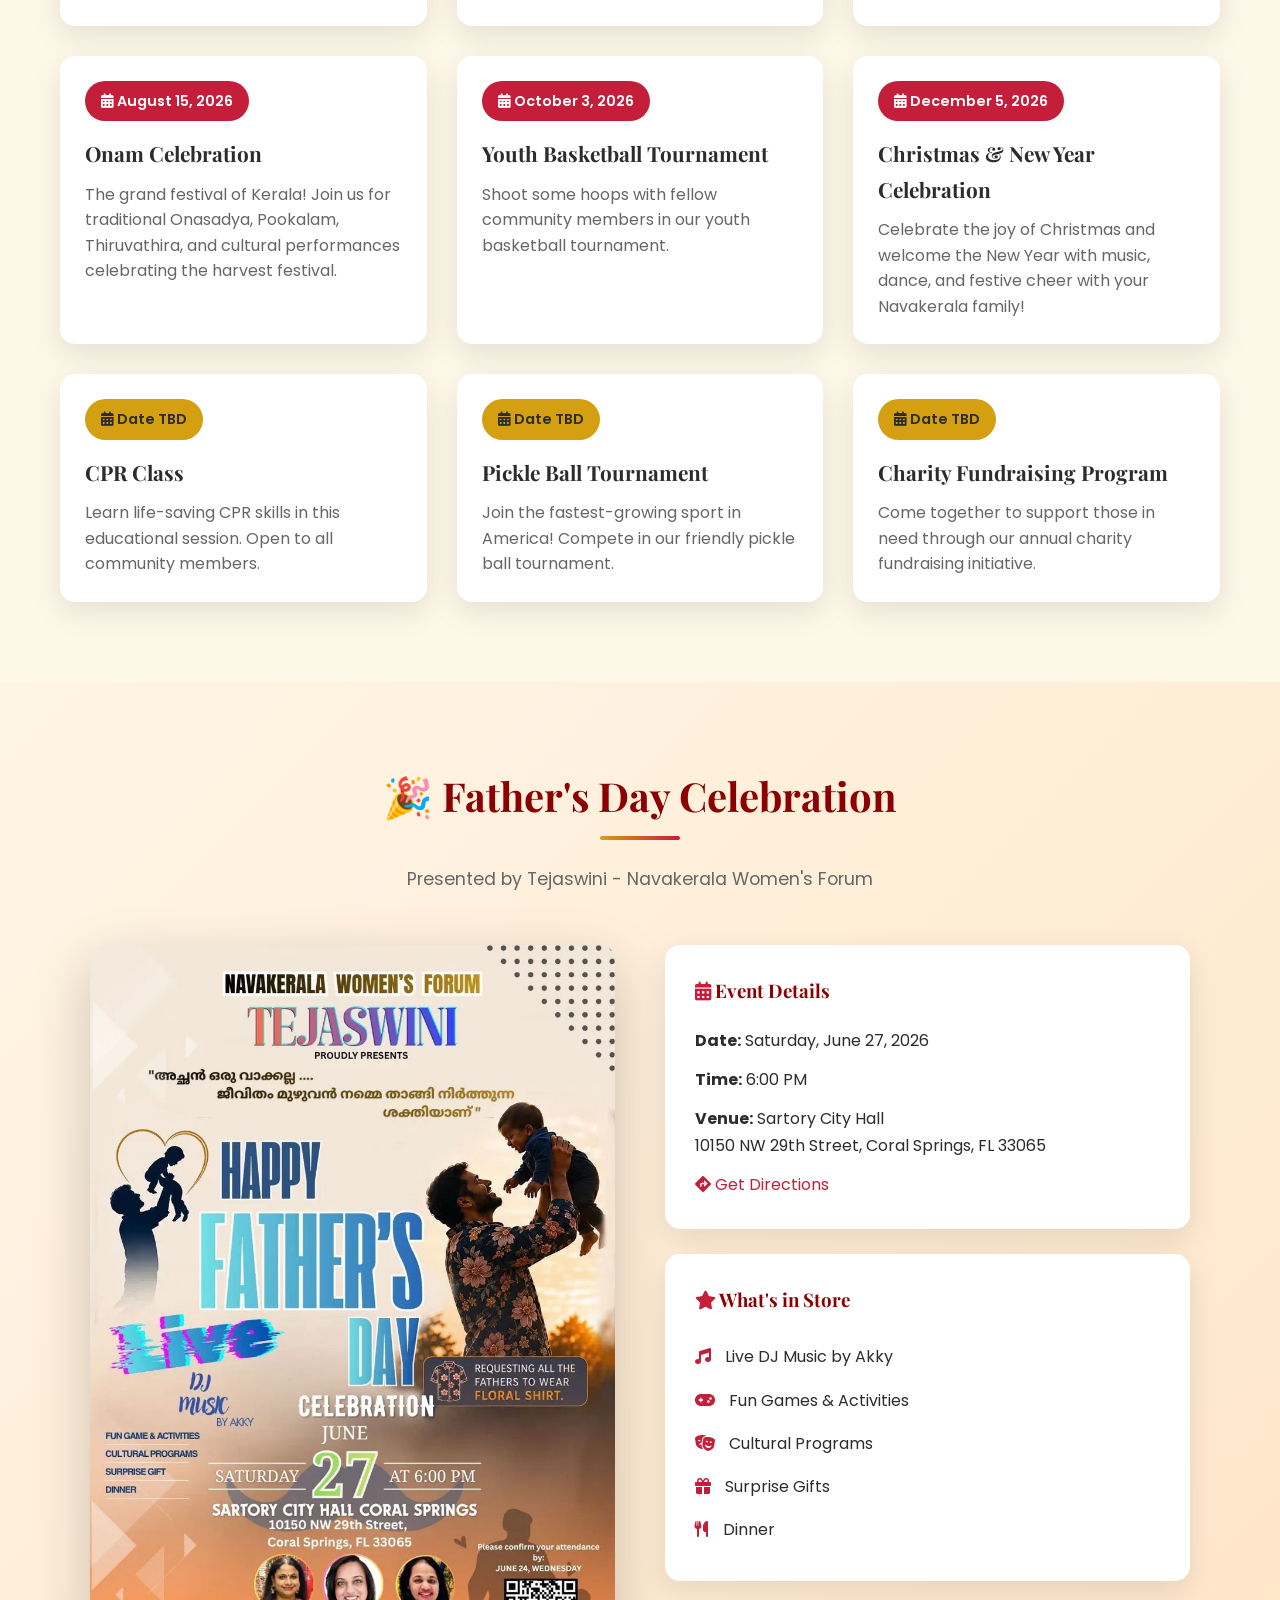
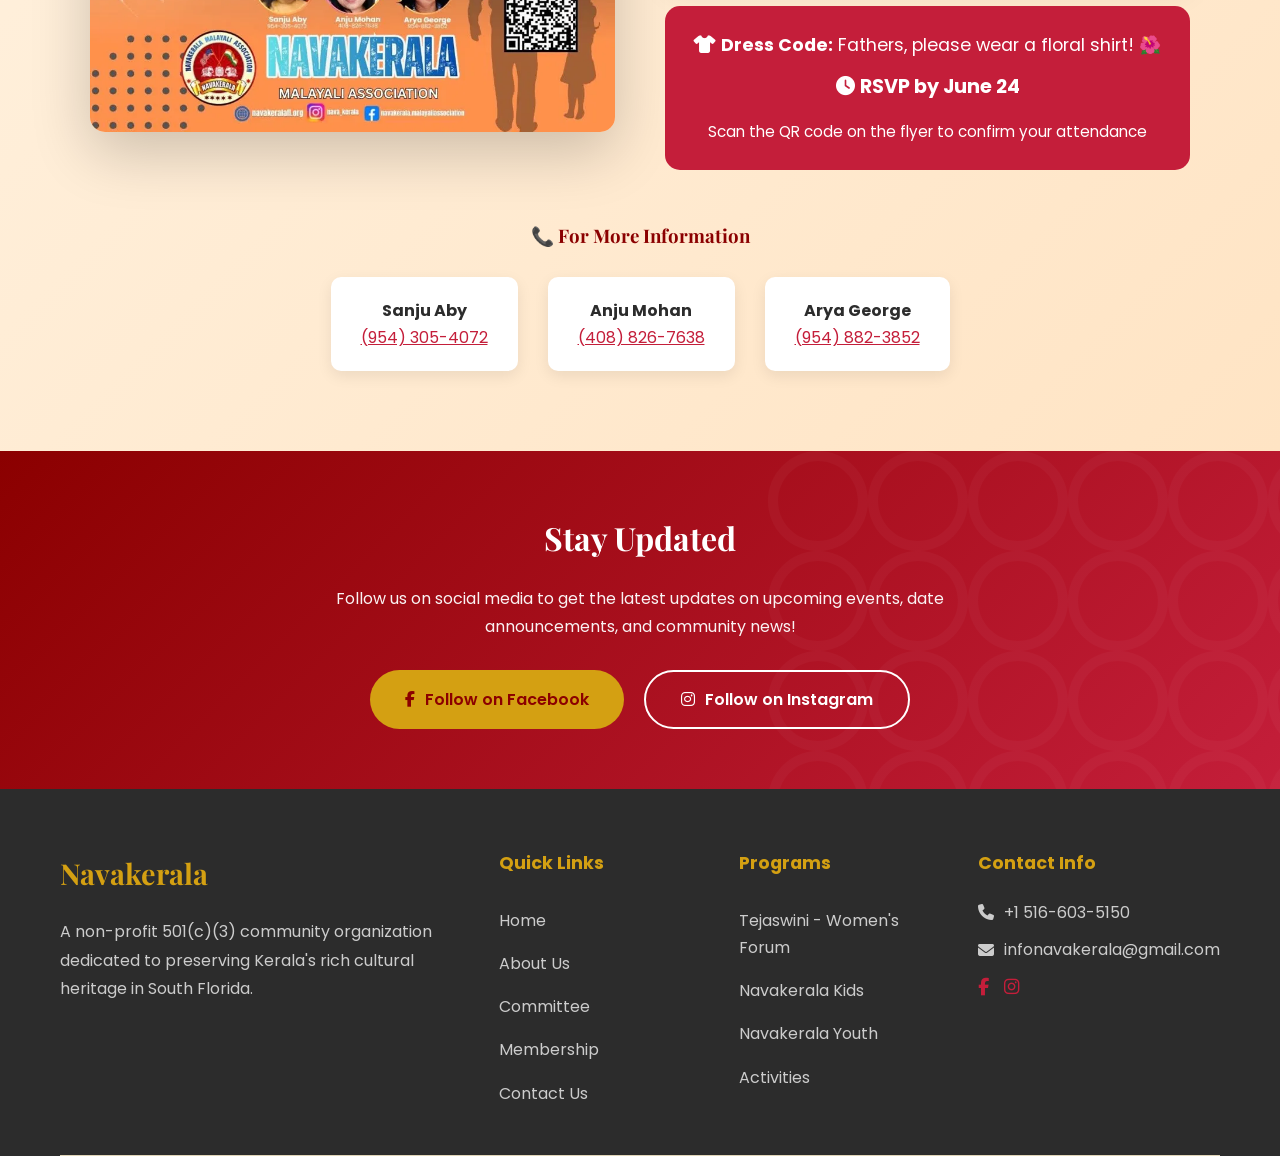
<file: activities.html>
<!DOCTYPE html>
<html lang="en">
<head>
    <meta charset="UTF-8">
    <meta name="viewport" content="width=device-width, initial-scale=1.0">
    <meta name="description" content="Navakerala Activities - Events and celebrations for the Malayali community in South Florida.">
    <title>Activities - NAVAKERALA</title>
    
    <link rel="icon" type="image/svg+xml" href="data:image/svg+xml,<svg xmlns='http://www.w3.org/2000/svg' viewBox='0 0 100 100'><circle cx='50' cy='50' r='45' fill='%23c41e3a'/><text x='50' y='65' font-size='40' text-anchor='middle' fill='%23d4a012' font-family='serif' font-weight='bold'>NK</text></svg>">
    <link rel="stylesheet" href="https://cdnjs.cloudflare.com/ajax/libs/font-awesome/6.4.0/css/all.min.css">
    <link rel="stylesheet" href="css/style.css">
    <style>
        .event-card {
            background: white;
            border-radius: 15px;
            overflow: hidden;
            box-shadow: 0 10px 30px rgba(0,0,0,0.1);
            transition: transform 0.3s ease, box-shadow 0.3s ease;
        }
        .event-card:hover {
            transform: translateY(-5px);
            box-shadow: 0 15px 40px rgba(0,0,0,0.15);
        }
        .event-card .event-content {
            padding: 25px;
        }
        .event-card h4 {
            font-family: 'Playfair Display', serif;
            font-size: 1.3rem;
            color: var(--text-dark);
            margin-bottom: 10px;
        }
        .event-card .event-date {
            display: inline-block;
            background: var(--kerala-green);
            color: white;
            padding: 8px 16px;
            border-radius: 25px;
            font-size: 0.9rem;
            font-weight: 600;
            margin-bottom: 15px;
        }
        .event-card .event-date.tbd {
            background: var(--kerala-gold);
            color: var(--text-dark);
        }
        .event-card p {
            color: #666;
            line-height: 1.6;
        }
        .events-grid {
            display: grid;
            grid-template-columns: repeat(auto-fit, minmax(300px, 1fr));
            gap: 30px;
        }
        .section-divider {
            text-align: center;
            margin: 60px 0;
        }
        .completed-badge {
            background: #28a745;
            color: white;
            padding: 5px 12px;
            border-radius: 15px;
            font-size: 0.8rem;
            margin-left: 10px;
        }
        @media (max-width: 768px) {
            #fathers-day-flyer > .container > div {
                grid-template-columns: 1fr !important;
            }
        }
    </style>
</head>
<body>
    <!-- Header -->
    <!-- <header>
        <div class="top-bar">
            <div class="container">
                <div class="contact-info">
                    <a href="tel:+15166035150"><i class="fas fa-phone"></i> +1 516 603 5150</a>
                    <a href="/cdn-cgi/l/email-protection#fd94939b92939c8b9c96988f9c919cbd9a909c9491d39e9290"><i class="fas fa-envelope"></i> <span class="__cf_email__" data-cfemail="cda4a3aba2a3acbbaca6a8bfaca1ac8daaa0aca4a1e3aea2a0">[email&#160;protected]</span></a>
                </div>
                <div class="social-links">
                    <a href="https://www.facebook.com/navakerala.malayaliassociation" target="_blank"><i class="fab fa-facebook-f"></i></a>
                    <a href="https://www.instagram.com/nava_kerala" target="_blank"><i class="fab fa-instagram"></i></a>
                </div>
            </div>
        </div> -->
        <header>
        <div class="top-bar">
            <div class="container">
                <div class="contact-info">
                    <a href="tel:+15166035150"><i class="fas fa-phone"></i> +1 516 603 5150</a>
                    <span><i class="fas fa-envelope"></i> infonavakerala@gmail.com</span>
                </div>
                <div class="social-links">
                    <a href="https://www.facebook.com/navakerala.malayaliassociation" target="_blank"><i class="fab fa-facebook-f"></i></a>
                    <a href="https://www.instagram.com/nava_kerala" target="_blank"><i class="fab fa-instagram"></i></a>
                </div>
            </div>
        </div>
        
        <nav class="main-nav">
            <div class="container">
                <a href="index.html" class="logo">
                    <img src="images/logo.jpeg" alt="Navakerala Logo" style="width: 60px; height: 60px; border-radius: 50%; object-fit: cover;">
                    <div class="logo-text">
                        <h1>NAVAKERALA</h1>
                        <span>Malayali Association</span>
                    </div>
                </a>
                
                <div class="menu-toggle"><span></span><span></span><span></span></div>
                
                <ul class="nav-menu">
                    <li><a href="index.html">Home</a></li>
                    <li><a href="about.html">About Us</a></li>
                    <li class="dropdown">
                        <a href="committee.html">Committee <i class="fas fa-chevron-down" style="font-size: 0.7rem; margin-left: 5px;"></i></a>
                        <ul class="dropdown-menu">
                            <li><a href="committee.html">Executive Committee</a></li>
                            <li><a href="tejaswini.html">Tejaswini - Women's Forum</a></li>
                            <li><a href="navakerala-kids.html">Navakerala Kids</a></li>
                            <li><a href="navakerala-youth.html">Navakerala Youth</a></li>
                            <li><a href="past-presidents.html">Past Presidents</a></li>
                        </ul>
                    </li>
                    
                    <li><a href="activities.html">Activities</a></li>
                    <!-- <li class="dropdown active">
                        <a href="activities.html">Activities <i class="fas fa-chevron-down" style="font-size: 0.7rem; margin-left: 5px;"></i></a>
                        <ul class="dropdown-menu">
                            <li><a href="activities.html">All Activities</a></li>
                        </ul>
                    </li> -->
                    <li><a href="membership.html">Membership</a></li>
                    <li><a href="contact.html">Contact Us</a></li>
                </ul>
            </div>
        </nav>
    </header>

    <!-- Page Header -->
    <section class="page-header" style="background: linear-gradient(rgba(0, 0, 0, 0.6), rgba(0, 0, 0, 0.6)), url('images/kerala-bg-3.jpg') center/cover no-repeat;">
        <div class="container">
            <h1>Activities 2026</h1>
            <div class="breadcrumb">
                <a href="index.html">Home</a>
                <span>/</span>
                <span>Activities</span>
            </div>
        </div>
    </section>

    <!-- Activities Section (Completed) -->
    <section class="activities" style="padding: 80px 0;">
        <div class="container">
            <div class="section-header">
                <h2>Activities</h2>
                <p>Events and celebrations for our community</p>
            </div>
            
            <div class="events-grid">
                <div class="event-card">
                    <div class="event-content">
                        <span class="event-date"><i class="fas fa-calendar-alt"></i> January 11, 2026</span>
                        <span class="completed-badge"><i class="fas fa-check"></i> Completed</span>
                        <h4>Inauguration</h4>
                        <p>The official inauguration ceremony of the 2026 Navakerala Executive Committee, marking the beginning of a new year of community service and cultural celebration.</p>
                    </div>
                </div>

                <div class="event-card">
                    <div class="event-content">
                        <span class="event-date"><i class="fas fa-calendar-alt"></i> February 14, 2026</span>
                        <span class="completed-badge"><i class="fas fa-check"></i> Completed</span>
                        <h4>Picnic & Valentine's Day Celebration</h4>
                        <p>Join us for a fun-filled family picnic combined with Valentine's Day celebration. A perfect day for love, laughter, and community bonding!</p>
                    </div>
                </div>

                <div class="event-card">
                    <div class="event-content">
                        <span class="event-date"><i class="fas fa-calendar-alt"></i> April 24, 2026</span>
                        <span class="completed-badge"><i class="fas fa-check"></i> Completed</span>
                        <h4>Star Dreamz 2026</h4>
                        <p>A spectacular stage show featuring renowned artists from India including Honey Rose, Indulekha Warrier, Raj Kalesh, and more! An evening of music, dance, and entertainment at Charles W. Flanagan High School.</p>
                    </div>
                </div>
            </div>
        </div>
    </section>

    <!-- Upcoming Activities Section -->
    <section class="activities" style="padding: 80px 0; background: var(--cream);">
        <div class="container">
            <div class="section-header">
                <h2>Upcoming Activities</h2>
                <p>Mark your calendars for these exciting events!</p>
            </div>
            
            <div class="events-grid">
                <!-- Karshika Mela -->
                <div class="event-card">
                    <div class="event-content">
                        <span class="event-date"><i class="fas fa-calendar-alt"></i> June 6, 2026</span>
                        <h4>Karshika Mela</h4>
                        <p>A unique farming and food festival in association with Mol Mathew's Kitchen. Experience authentic Kerala cuisine, fresh produce, and agricultural traditions!</p>
                    </div>
                </div>

                <!-- Father's Day -->
                <a href="#fathers-day-flyer" class="event-card" style="text-decoration: none; color: inherit; display: block;">
                    <div class="event-content">
                        <span class="event-date"><i class="fas fa-calendar-alt"></i> June 27, 2026</span>
                        <h4>Father's Day Celebration <i class="fas fa-arrow-down" style="font-size: 0.8rem; margin-left: 8px;"></i></h4>
                        <p>Celebrate Father's Day! Join us with your family for an evening of fun, food, and entertainment honoring all the amazing fathers in our community. <strong>Click to see flyer & RSVP!</strong></p>
                    </div>
                </a>

                <!-- Cricket Tournament -->
                <div class="event-card">
                    <div class="event-content">
                        <span class="event-date"><i class="fas fa-calendar-alt"></i> July 25, 2026</span>
                        <h4>Cricket Tournament</h4>
                        <p>Our annual cricket tournament bringing together cricket enthusiasts from across the community for a day of sportsmanship and fun.</p>
                    </div>
                </div>

                <!-- Onam Celebration -->
                <div class="event-card">
                    <div class="event-content">
                        <span class="event-date"><i class="fas fa-calendar-alt"></i> August 15, 2026</span>
                        <h4>Onam Celebration</h4>
                        <p>The grand festival of Kerala! Join us for traditional Onasadya, Pookalam, Thiruvathira, and cultural performances celebrating the harvest festival.</p>
                    </div>
                </div>

                <!-- Youth Basketball Tournament -->
                <div class="event-card">
                    <div class="event-content">
                        <span class="event-date"><i class="fas fa-calendar-alt"></i> October 3, 2026</span>
                        <h4>Youth Basketball Tournament</h4>
                        <p>Shoot some hoops with fellow community members in our youth basketball tournament.</p>
                    </div>
                </div>

                <!-- Christmas & New Year -->
                <div class="event-card">
                    <div class="event-content">
                        <span class="event-date"><i class="fas fa-calendar-alt"></i> December 5, 2026</span>
                        <h4>Christmas & New Year Celebration</h4>
                        <p>Celebrate the joy of Christmas and welcome the New Year with music, dance, and festive cheer with your Navakerala family!</p>
                    </div>
                </div>

                <!-- CPR Class -->
                <div class="event-card">
                    <div class="event-content">
                        <span class="event-date tbd"><i class="fas fa-calendar-alt"></i> Date TBD</span>
                        <h4>CPR Class</h4>
                        <p>Learn life-saving CPR skills in this educational session. Open to all community members.</p>
                    </div>
                </div>

                <!-- Pickle Ball Tournament -->
                <div class="event-card">
                    <div class="event-content">
                        <span class="event-date tbd"><i class="fas fa-calendar-alt"></i> Date TBD</span>
                        <h4>Pickle Ball Tournament</h4>
                        <p>Join the fastest-growing sport in America! Compete in our friendly pickle ball tournament.</p>
                    </div>
                </div>

                <!-- Charity Fundraising Program -->
                <div class="event-card">
                    <div class="event-content">
                        <span class="event-date tbd"><i class="fas fa-calendar-alt"></i> Date TBD</span>
                        <h4>Charity Fundraising Program</h4>
                        <p>Come together to support those in need through our annual charity fundraising initiative.</p>
                    </div>
                </div>
            </div>
        </div>
    </section>

    <!-- Father's Day Flyer Section -->
    <section id="fathers-day-flyer" style="padding: 80px 0; background: linear-gradient(135deg, #fff5e6 0%, #ffe4c4 100%);">
        <div class="container">
            <div class="section-header">
                <h2>🎉 Father's Day Celebration</h2>
                <p>Presented by Tejaswini - Navakerala Women's Forum</p>
            </div>
            
            <div style="display: grid; grid-template-columns: 1fr 1fr; gap: 50px; align-items: start; max-width: 1100px; margin: 0 auto;">
                <!-- Flyer Image -->
                <div style="text-align: center;">
                    <img src="images/fathers-day-flyer.jpg" alt="Father's Day Celebration Flyer" style="max-width: 100%; border-radius: 15px; box-shadow: 0 20px 60px rgba(0,0,0,0.2);">
                </div>
                
                <!-- Event Details -->
                <div>
                    <div style="background: white; padding: 30px; border-radius: 15px; box-shadow: 0 10px 30px rgba(0,0,0,0.1); margin-bottom: 25px;">
                        <h3 style="font-family: 'Playfair Display', serif; color: var(--kerala-green-dark); margin-bottom: 20px;"><i class="fas fa-calendar-alt" style="color: var(--kerala-green);"></i> Event Details</h3>
                        <p style="margin-bottom: 12px;"><strong>Date:</strong> Saturday, June 27, 2026</p>
                        <p style="margin-bottom: 12px;"><strong>Time:</strong> 6:00 PM</p>
                        <p style="margin-bottom: 12px;"><strong>Venue:</strong> Sartory City Hall<br>
                        10150 NW 29th Street, Coral Springs, FL 33065</p>
                        <a href="https://www.google.com/maps/search/?api=1&query=10150+NW+29th+Street+Coral+Springs+FL+33065" target="_blank" style="color: var(--kerala-green); text-decoration: none;"><i class="fas fa-directions"></i> Get Directions</a>
                    </div>
                    
                    <div style="background: white; padding: 30px; border-radius: 15px; box-shadow: 0 10px 30px rgba(0,0,0,0.1); margin-bottom: 25px;">
                        <h3 style="font-family: 'Playfair Display', serif; color: var(--kerala-green-dark); margin-bottom: 20px;"><i class="fas fa-star" style="color: var(--kerala-green);"></i> What's in Store</h3>
                        <ul style="list-style: none; padding: 0; margin: 0;">
                            <li style="padding: 8px 0;"><i class="fas fa-music" style="color: var(--kerala-green); margin-right: 10px;"></i> Live DJ Music by Akky</li>
                            <li style="padding: 8px 0;"><i class="fas fa-gamepad" style="color: var(--kerala-green); margin-right: 10px;"></i> Fun Games & Activities</li>
                            <li style="padding: 8px 0;"><i class="fas fa-theater-masks" style="color: var(--kerala-green); margin-right: 10px;"></i> Cultural Programs</li>
                            <li style="padding: 8px 0;"><i class="fas fa-gift" style="color: var(--kerala-green); margin-right: 10px;"></i> Surprise Gifts</li>
                            <li style="padding: 8px 0;"><i class="fas fa-utensils" style="color: var(--kerala-green); margin-right: 10px;"></i> Dinner</li>
                        </ul>
                    </div>
                    
                    <div style="background: var(--kerala-green); color: white; padding: 25px; border-radius: 15px; text-align: center;">
                        <p style="margin-bottom: 10px; font-size: 1.1rem;"><i class="fas fa-tshirt"></i> <strong>Dress Code:</strong> Fathers, please wear a floral shirt! 🌺</p>
                        <p style="margin: 0; font-size: 1.2rem;"><i class="fas fa-clock"></i> <strong>RSVP by June 24</strong></p>
                        <p style="margin-top: 15px; font-size: 0.95rem;">Scan the QR code on the flyer to confirm your attendance</p>
                    </div>
                </div>
            </div>
            
            <!-- Contact Section -->
            <div style="margin-top: 50px; text-align: center;">
                <h3 style="font-family: 'Playfair Display', serif; color: var(--kerala-green-dark); margin-bottom: 25px;">📞 For More Information</h3>
                <div style="display: flex; justify-content: center; gap: 30px; flex-wrap: wrap;">
                    <div style="background: white; padding: 20px 30px; border-radius: 10px; box-shadow: 0 5px 15px rgba(0,0,0,0.08);">
                        <strong>Sanju Aby</strong><br>
                        <a href="tel:+19543054072" style="color: var(--kerala-green);">(954) 305-4072</a>
                    </div>
                    <div style="background: white; padding: 20px 30px; border-radius: 10px; box-shadow: 0 5px 15px rgba(0,0,0,0.08);">
                        <strong>Anju Mohan</strong><br>
                        <a href="tel:+14088267638" style="color: var(--kerala-green);">(408) 826-7638</a>
                    </div>
                    <div style="background: white; padding: 20px 30px; border-radius: 10px; box-shadow: 0 5px 15px rgba(0,0,0,0.08);">
                        <strong>Arya George</strong><br>
                        <a href="tel:+19548823852" style="color: var(--kerala-green);">(954) 882-3852</a>
                    </div>
                </div>
            </div>
        </div>
    </section>

    <!-- Stay Updated Section -->
    <section class="history" style="padding: 60px 0;">
        <div class="container">
            <div style="text-align: center; max-width: 700px; margin: 0 auto;">
                <h2 style="font-family: 'Playfair Display', serif; font-size: 2rem; margin-bottom: 20px;">Stay Updated</h2>
                <p style="opacity: 0.95; margin-bottom: 30px;">Follow us on social media to get the latest updates on upcoming events, date announcements, and community news!</p>
                <div style="display: flex; gap: 20px; justify-content: center; flex-wrap: wrap;">
                    <a href="https://www.facebook.com/navakerala.malayaliassociation" target="_blank" class="btn btn-primary">
                        <i class="fab fa-facebook-f"></i> Follow on Facebook
                    </a>
                    <a href="https://www.instagram.com/nava_kerala" target="_blank" class="btn btn-secondary">
                        <i class="fab fa-instagram"></i> Follow on Instagram
                    </a>
                </div>
            </div>
        </div>
    </section>

    <!-- Footer -->
    <footer>
        <div class="container">
            <div class="footer-grid">
                <div class="footer-about">
                    <h3>Navakerala</h3>
                    <p>A non-profit 501(c)(3) community organization dedicated to preserving Kerala's rich cultural heritage in South Florida.</p>
                </div>
                <div class="footer-links">
                    <h4>Quick Links</h4>
                    <ul>
                        <li><a href="index.html">Home</a></li>
                        <li><a href="about.html">About Us</a></li>
                        <li><a href="committee.html">Committee</a></li>
                        <li><a href="membership.html">Membership</a></li>
                        <li><a href="contact.html">Contact Us</a></li>
                    </ul>
                </div>
                <div class="footer-links">
                    <h4>Programs</h4>
                    <ul>
                        <li><a href="tejaswini.html">Tejaswini - Women's Forum</a></li>
                        <li><a href="navakerala-kids.html">Navakerala Kids</a></li>
                        <li><a href="navakerala-youth.html">Navakerala Youth</a></li>
                        <li><a href="activities.html">Activities</a></li>
                    </ul>
                </div>
                <div class="footer-contact">
                    <h4>Contact Info</h4>
                    <p><i class="fas fa-phone"></i> +1 516-603-5150</p>
                    <p><i class="fas fa-envelope"></i> infonavakerala@gmail.com</p>
                    <div class="social-links">
                        <a href="https://www.facebook.com/navakerala.malayaliassociation" target="_blank"><i class="fab fa-facebook-f"></i></a>
                        <a href="https://www.instagram.com/nava_kerala" target="_blank"><i class="fab fa-instagram"></i></a>
                    </div>
</file>
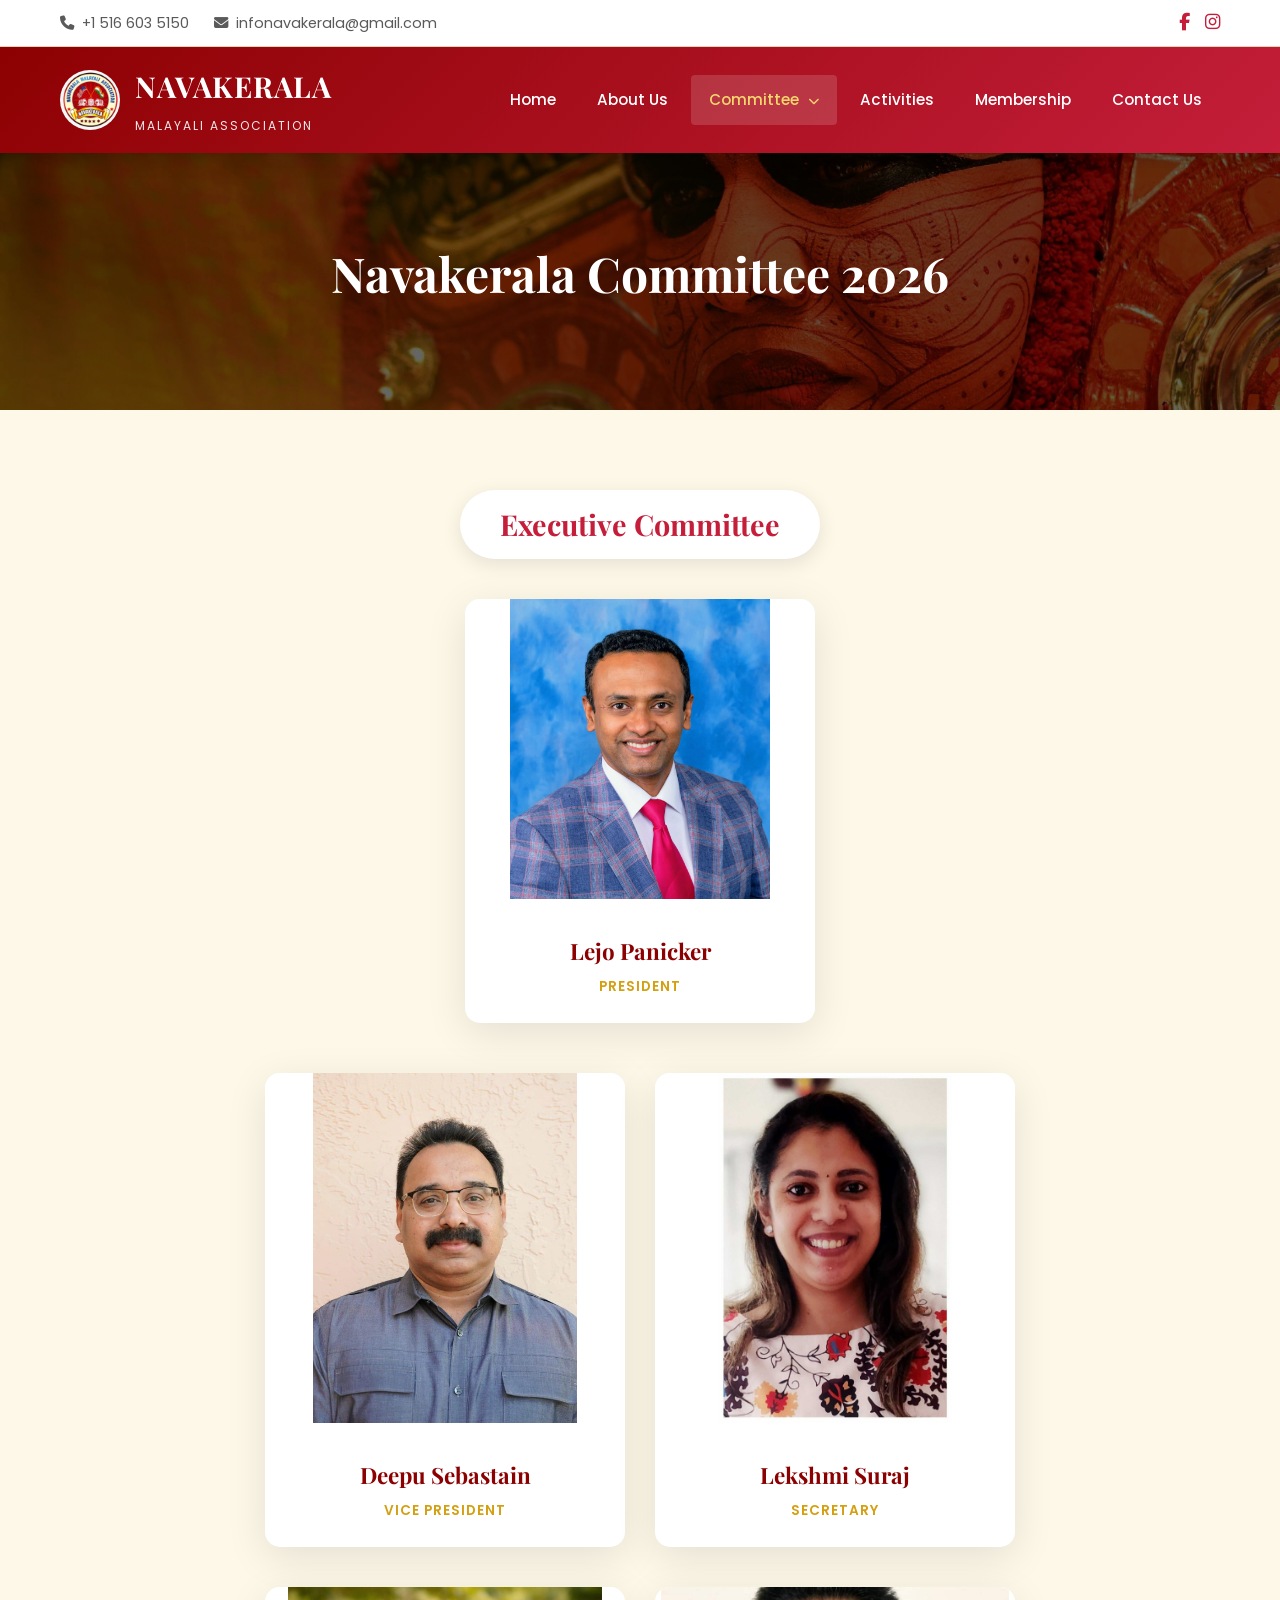
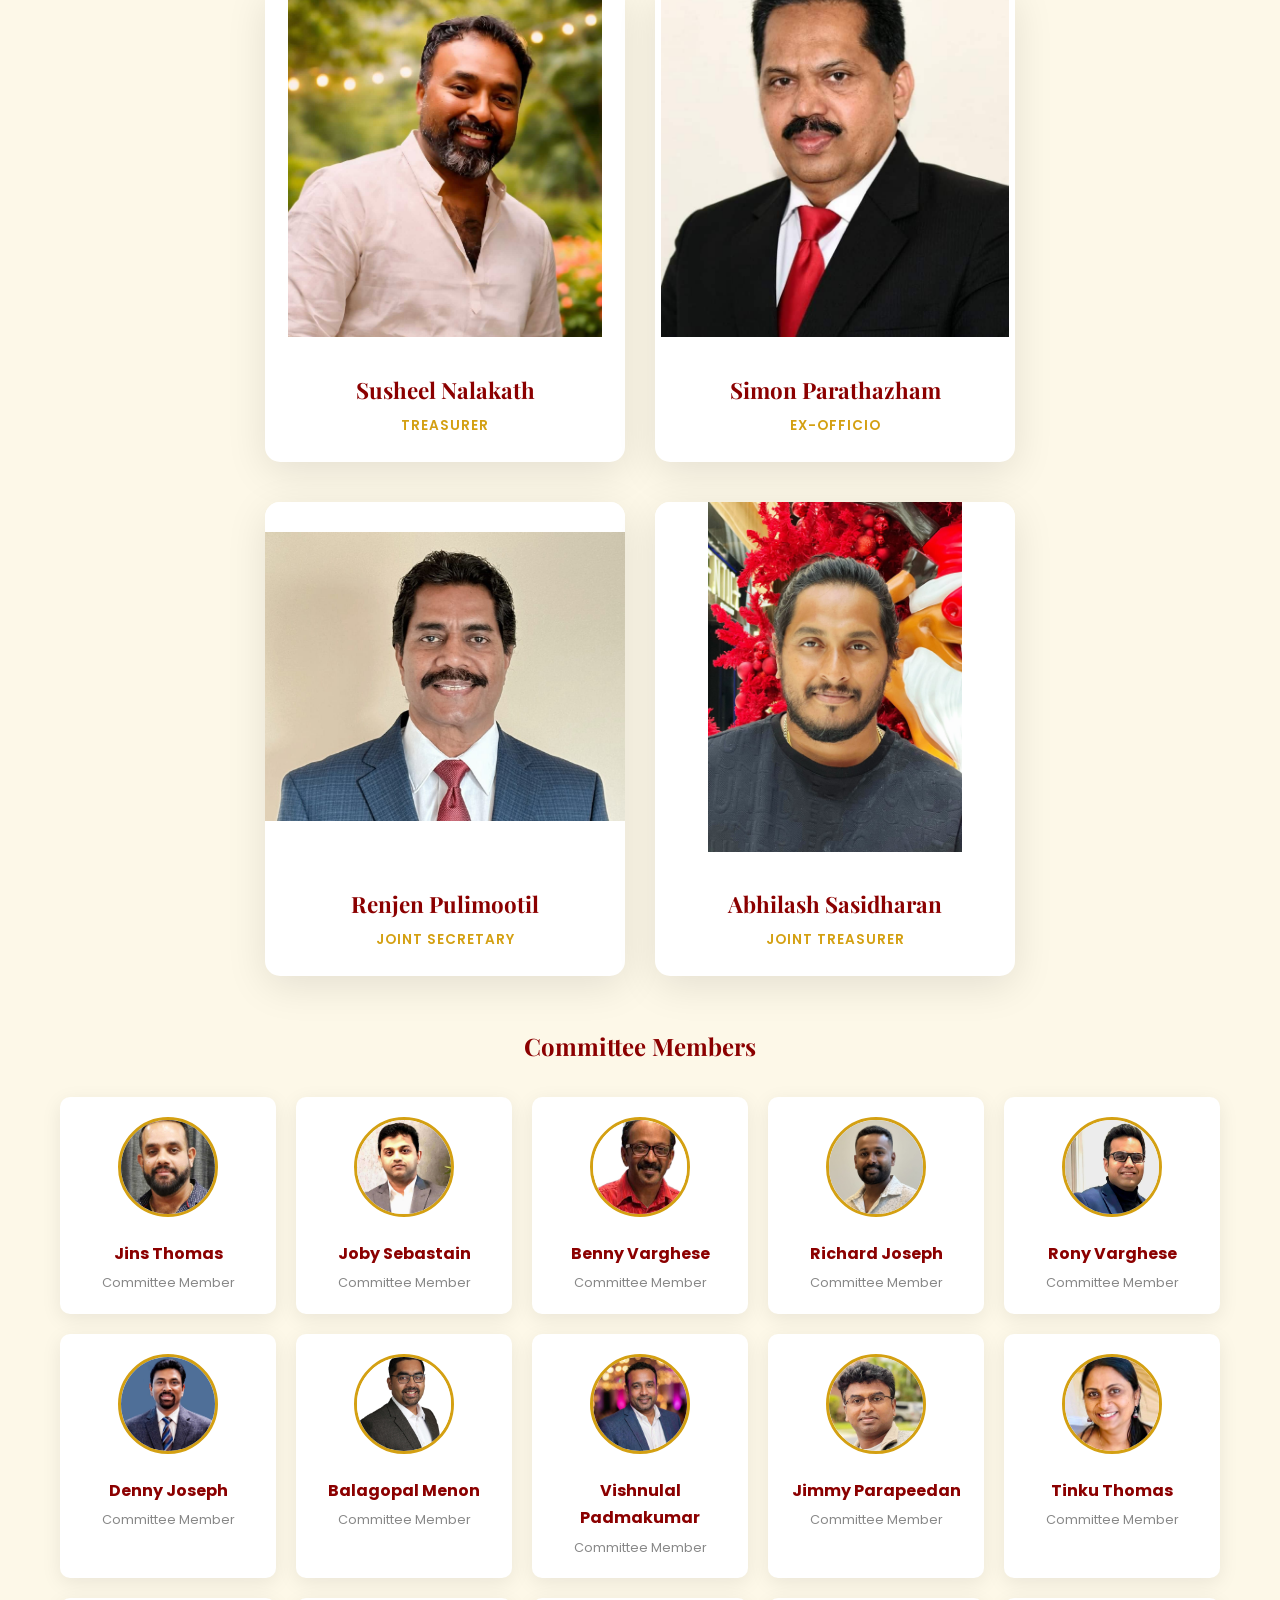
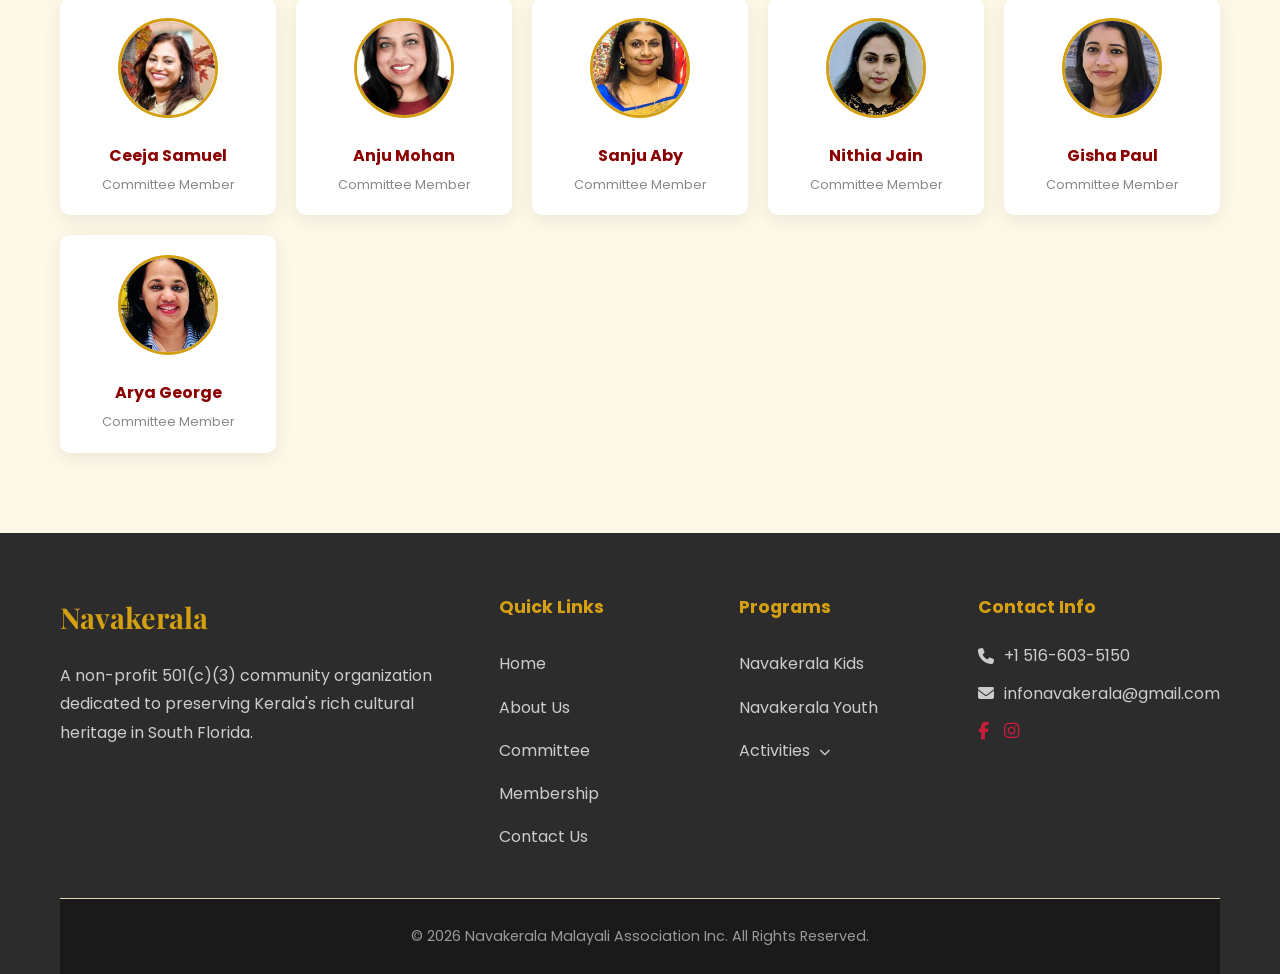
<file: committee.html>
<!DOCTYPE html>
<html lang="en">
<head>
    <meta charset="UTF-8">
    <meta name="viewport" content="width=device-width, initial-scale=1.0">
    <meta name="description" content="Meet the Navakerala Executive Committee members dedicated to serving our Malayali community in South Florida.">
    <title>Committee - NAVAKERALA</title>
    
    <link rel="icon" type="image/svg+xml" href="data:image/svg+xml,<svg xmlns='http://www.w3.org/2000/svg' viewBox='0 0 100 100'><circle cx='50' cy='50' r='45' fill='%231a5d1a'/><text x='50' y='65' font-size='40' text-anchor='middle' fill='%23d4a012' font-family='serif' font-weight='bold'>NK</text></svg>">
    <link rel="stylesheet" href="https://cdnjs.cloudflare.com/ajax/libs/font-awesome/6.4.0/css/all.min.css">
    <link rel="stylesheet" href="css/style.css">
</head>
<body>
    <!-- Header -->
    <header>
        <div class="top-bar">
            <div class="container">
                <div class="contact-info">
                    <a href="tel:+19546967872"><i class="fas fa-phone"></i> +1 516 603 5150</a>
                    <a href="mailto:infonavakerala@gmail.com"><i class="fas fa-envelope"></i> infonavakerala@gmail.com</a>
                </div>
                <div class="social-links">
                    <a href="https://www.facebook.com/navakerala.malayaliassociation" target="_blank"><i class="fab fa-facebook-f"></i></a>
    <a href="https://www.instagram.com/nava_kerala" target="_blank"><i class="fab fa-instagram"></i></a>
                </div>
            </div>
        </div>
        
        <nav class="main-nav">
            <div class="container">
                <a href="index.html" class="logo">
                    <img src="images/logo.jpeg" alt="Navakerala Logo" style="width: 60px; height: 60px; border-radius: 50%; object-fit: cover;">
                    <div class="logo-text">
                        <h1>NAVAKERALA</h1>
                        <span>Malayali Association</span>
                    </div>
                </a>
                
                <div class="menu-toggle"><span></span><span></span><span></span></div>
                
                <ul class="nav-menu">
                    <li><a href="index.html">Home</a></li>
                    <li><a href="about.html">About Us</a></li>
                    <li class="dropdown active">
                        <a href="committee.html">Committee <i class="fas fa-chevron-down" style="font-size: 0.7rem; margin-left: 5px;"></i></a>
                        <ul class="dropdown-menu">
                            <li><a href="committee.html">Executive Committee</a></li>
                            <li><a href="tejaswini.html">Tejaswini - Women's Forum</a></li>
                            <li><a href="navakerala-kids.html">Navakerala Kids</a></li>
                            <li><a href="navakerala-youth.html">Navakerala Youth</a></li>
                            <li><a href="past-presidents.html">Past Presidents</a></li>
                        </ul>
                    </li>
                    <li><a href="activities.html">Activities</a></li>
                    <!-- <li class="dropdown">
                        <a href="activities.html">Activities <i class="fas fa-chevron-down" style="font-size: 0.7rem; margin-left: 5px;"></i></a>
                        <ul class="dropdown-menu">
                            <li><a href="activities.html">All Activities</a></li>
                            <li><a href="onam-celebration.html">Onam Celebration</a></li>
                            <li><a href="christmas-new-year.html">Christmas & New Year</a></li>
                        </ul>
                    </li> -->
                    <li><a href="membership.html">Membership</a></li>
                    <li><a href="contact.html">Contact Us</a></li>
                </ul>
            </div>
        </nav>
    </header>

    <!-- Page Header -->
    <section class="page-header" style="background: linear-gradient(rgba(0, 0, 0, 0.6), rgba(0, 0, 0, 0.6)), url('images/kerala-bg-2.jpg') center/cover no-repeat;">
        <div class="container">
            <h1>Navakerala Committee 2026</h1>
            <!-- <div class="breadcrumb">
                <a href="index.html">Home</a>
                <span>/</span>
                <span>Committee</span>
            </div> -->
        </div>
    </section>

    <!-- Committee Section -->
    <section class="committee">
        <div class="container">
            <div class="committee-year">
                <h3>Executive Committee</h3>
            </div>
            
            <!-- President -->
            <div style="max-width: 350px; margin: 0 auto 50px;">
                <div class="committee-card president">
                    <img src="images/Lejo.jpeg" alt="Lejo Panicker - President" style="width: 100%; height: 300px; object-fit: contain;">
                    <div class="card-content">
                        <h4>Lejo Panicker</h4>
                        <p class="position">President</p>
                    </div>
                </div>
            </div>
            
            <!-- Vice President & Secretary -->
            <div class="executive-committee" style="max-width: 750px;">
                <div class="committee-card">
                   <img src="images/Deepu.jpeg" alt="Deepu Sebastain - Vice President" style="width: 100%; height: 350px; object-fit: contain; object-position: center;">
                    <div class="card-content">
                        <h4>Deepu Sebastain</h4>
                        <p class="position">Vice President</p>
                    </div>
                </div>
                
                <div class="committee-card">
                    <img src="images/Lekshmi.jpeg" alt="Lekshmi Suraj - Secretary" style="width: 100%; height: 350px; object-fit: contain; object-position: center; background-color: white;">
                    <!-- <img src="images/Lekshmi.jpeg" alt="Lekshmi Suraj - Secretary" style="width: 100%; height: 300px; object-fit: cover;"> -->
                    <div class="card-content">
                        <h4>Lekshmi Suraj</h4>
                        <p class="position">Secretary</p>
                    </div>
                </div>
            </div>
            
            <!-- Ex-Officio & Treasurer -->
            <div class="executive-committee" style="max-width: 750px;">
                <div class="committee-card">
                    <img src="images/Susheel.jpeg" alt="Susheel Nalakath - Treasurer" style="width: 100%; height: 350px; object-fit: contain; object-position: center;">
                    <div class="card-content">
                        <h4>Susheel Nalakath</h4>
                        <p class="position">Treasurer</p>
                    </div>
                </div>
                
                <div class="committee-card">
                    <img src="images/Simon.jpeg" alt="Simon Parathazham - Ex-Officio" style="width: 100%; height: 350px; object-fit: contain; object-position: center;">
                    <div class="card-content">
                        <h4>Simon Parathazham</h4>
                        <p class="position">Ex-Officio</p>
                    </div>
                </div>
            </div>
            
            <!-- Joint Secretary & Joint Treasurer -->
            <div class="executive-committee" style="max-width: 750px;">
                <div class="committee-card">
                    <img src="images/Renjen.jpeg" alt="Renjen Pulimootil - Joint Secretary" style="width: 100%; height: 350px; object-fit: contain; object-position: center;">
                    <div class="card-content">
                        <h4>Renjen Pulimootil</h4>
                        <p class="position">Joint Secretary</p>
                    </div>
                </div>
                
                <div class="committee-card">
                    <img src="images/Abhilash.jpeg" alt="Abhilash Sasidharan - Joint Treasurer" style="width: 100%; height: 350px; object-fit: contain; object-position: center;">
                    <div class="card-content">
                        <h4>Abhilash Sasidharan</h4>
                        <p class="position">Joint Treasurer</p>
                    </div>
                </div>
            </div>
            
            <!-- Other Committee Members -->
            <div class="other-members">
                <h3>Committee Members</h3>
                <div class="members-grid">
                    <div class="member-card">
                        <img src="images/Jins.jpeg" style="width: 100px; height: 100px; border-radius: 50%; margin: 0 auto 15px;">
                        <h4>Jins Thomas</h4>
                        <p class="position">Committee Member</p>
                    </div>
                    
                    <div class="member-card">
                        <img src="images/Joby.jpeg" style="width: 100px; height: 100px; border-radius: 50%; margin: 0 auto 15px;">
                        <h4>Joby Sebastain</h4>
                        <p class="position">Committee Member</p>
                    </div>
                    
                    <div class="member-card">
                        <img src="images/Benny.jpeg" style="width: 100px; height: 100px; border-radius: 50%; margin: 0 auto 15px;">
                        <h4>Benny Varghese</h4>
                        <p class="position">Committee Member</p>
                    </div>
                    
                    <div class="member-card">
                        <img src="images/Richard.jpeg" style="width: 100px; height: 100px; border-radius: 50%; margin: 0 auto 15px;">
                        <h4>Richard Joseph</h4>
                        <p class="position">Committee Member</p>
                    </div>
                    
                    <div class="member-card">
                        <img src="images/Rony.jpeg" style="width: 100px; height: 100px; border-radius: 50%; margin: 0 auto 15px;">
                        <h4>Rony Varghese</h4>
                        <p class="position">Committee Member</p>
                    </div>
                    
                    <div class="member-card">
                        <img src="images/Denny.jpeg" style="width: 100px; height: 100px; border-radius: 50%; margin: 0 auto 15px;">
                        <h4>Denny Joseph</h4>
                        <p class="position">Committee Member</p>
                    </div>
                    
                    <div class="member-card">
                        <img src="images/Bala.jpeg" style="width: 100px; height: 100px; border-radius: 50%; margin: 0 auto 15px;">
                        <h4>Balagopal Menon</h4>
                        <p class="position">Committee Member</p>
                    </div>
                    
                    <div class="member-card">
                        <img src="images/Vishnu.jpeg" style="width: 100px; height: 100px; border-radius: 50%; margin: 0 auto 15px;">
                        <h4>Vishnulal Padmakumar</h4>
                        <p class="position">Committee Member</p>
                    </div>
                    
                    <div class="member-card">
                        <img src="images/Jimmy.jpeg" style="width: 100px; height: 100px; border-radius: 50%; margin: 0 auto 15px;">
                        <h4>Jimmy Parapeedan</h4>
                        <p class="position">Committee Member</p>
                    </div>
                    
                    <div class="member-card">
                        <img src="images/Tinku.jpeg" style="width: 100px; height: 100px; border-radius: 50%; margin: 0 auto 15px;">
                        <h4>Tinku Thomas</h4>
                        <p class="position">Committee Member</p>
                    </div>
                    
                    <div class="member-card">
                        <img src="images/Ceeja.jpeg" style="width: 100px; height: 100px; border-radius: 50%; margin: 0 auto 15px;">
                        <h4>Ceeja Samuel</h4>
                        <p class="position">Committee Member</p>
                    </div>
                    
                    <div class="member-card">
                        <img src="images/Anju.jpeg" style="width: 100px; height: 100px; border-radius: 50%; margin: 0 auto 15px;">
                        <h4>Anju Mohan</h4>
                        <p class="position">Committee Member</p>
                    </div>
                    
                    <div class="member-card">
                        <img src="images/Sanju.jpeg" style="width: 100px; height: 100px; border-radius: 50%; margin: 0 auto 15px;">
                        <h4>Sanju Aby</h4>
                        <p class="position">Committee Member</p>
                    </div>
                    
                    <div class="member-card">
                        <img src="images/Nithia.jpeg" style="width: 100px; height: 100px; border-radius: 50%; margin: 0 auto 15px;">
                        <h4>Nithia Jain</h4>
                        <p class="position">Committee Member</p>
                    </div>
                    
                    <div class="member-card">
                        <img src="images/Gisha.jpeg" style="width: 100px; height: 100px; border-radius: 50%; margin: 0 auto 15px;">
                        <h4>Gisha Paul</h4>
                        <p class="position">Committee Member</p>
                    </div>
                    
                    <div class="member-card">
                        <img src="images/Arya.jpeg" style="width: 100px; height: 100px; border-radius: 50%; margin: 0 auto 15px;">
                        <h4>Arya George</h4>
                        <p class="position">Committee Member</p>
                    </div>
                </div>
            </div>
        </div>
    </section>

    <!-- Footer -->
    <footer>
        <div class="container">
            <div class="footer-grid">
                <div class="footer-about">
                    <h3>Navakerala</h3>
                    <p>A non-profit 501(c)(3) community organization dedicated to preserving Kerala's rich cultural heritage in South Florida.</p>
                </div>
                <div class="footer-links">
                    <h4>Quick Links</h4>
                    <ul>
                        <li><a href="index.html">Home</a></li>
                        <li><a href="about.html">About Us</a></li>
                        <li><a href="committee.html">Committee</a></li>
                        <li><a href="membership.html">Membership</a></li>
                        <li><a href="contact.html">Contact Us</a></li>
                    </ul>
                </div>
                <div class="footer-links">
                    <h4>Programs</h4>
                    <ul>
                        <li><a href="navakerala-kids.html">Navakerala Kids</a></li>
                        <li><a href="navakerala-youth.html">Navakerala Youth</a></li>
                        <li class="dropdown">
    <a href="activities.html">Activities <i class="fas fa-chevron-down" style="font-size: 0.7rem; margin-left: 5px;"></i></a>
    <ul class="dropdown-menu">
        <li><a href="activities.html">All Activities</a></li>
        <li><a href="stage-show.html">Star Dreamz 2026</a></li>
    </ul>
</li>
                    </ul>
                </div>
                <div class="footer-contact">
                    <h4>Contact Info</h4>
                    
                    <p><i class="fas fa-phone"></i> +1 516-603-5150</p>
                    <p><i class="fas fa-envelope"></i> infonavakerala@gmail.com</p>
                    <div class="social-links"> <a href="https://www.facebook.com/navakerala.malayaliassociation" target="_blank"><i class="fab fa-facebook-f"></i></a> <a href="https://www.instagram.com/nava_kerala" target="_blank"><i class="fab fa-instagram"></i></a> </div>
                </div>
            </div>
            <div class="footer-bottom">
                <p>&copy; 2026 Navakerala Malayali Association Inc. All Rights Reserved.</p>
            </div>
        </div>
    </footer>

    <script src="js/main.js"></script>
</body>
</html>
</file>
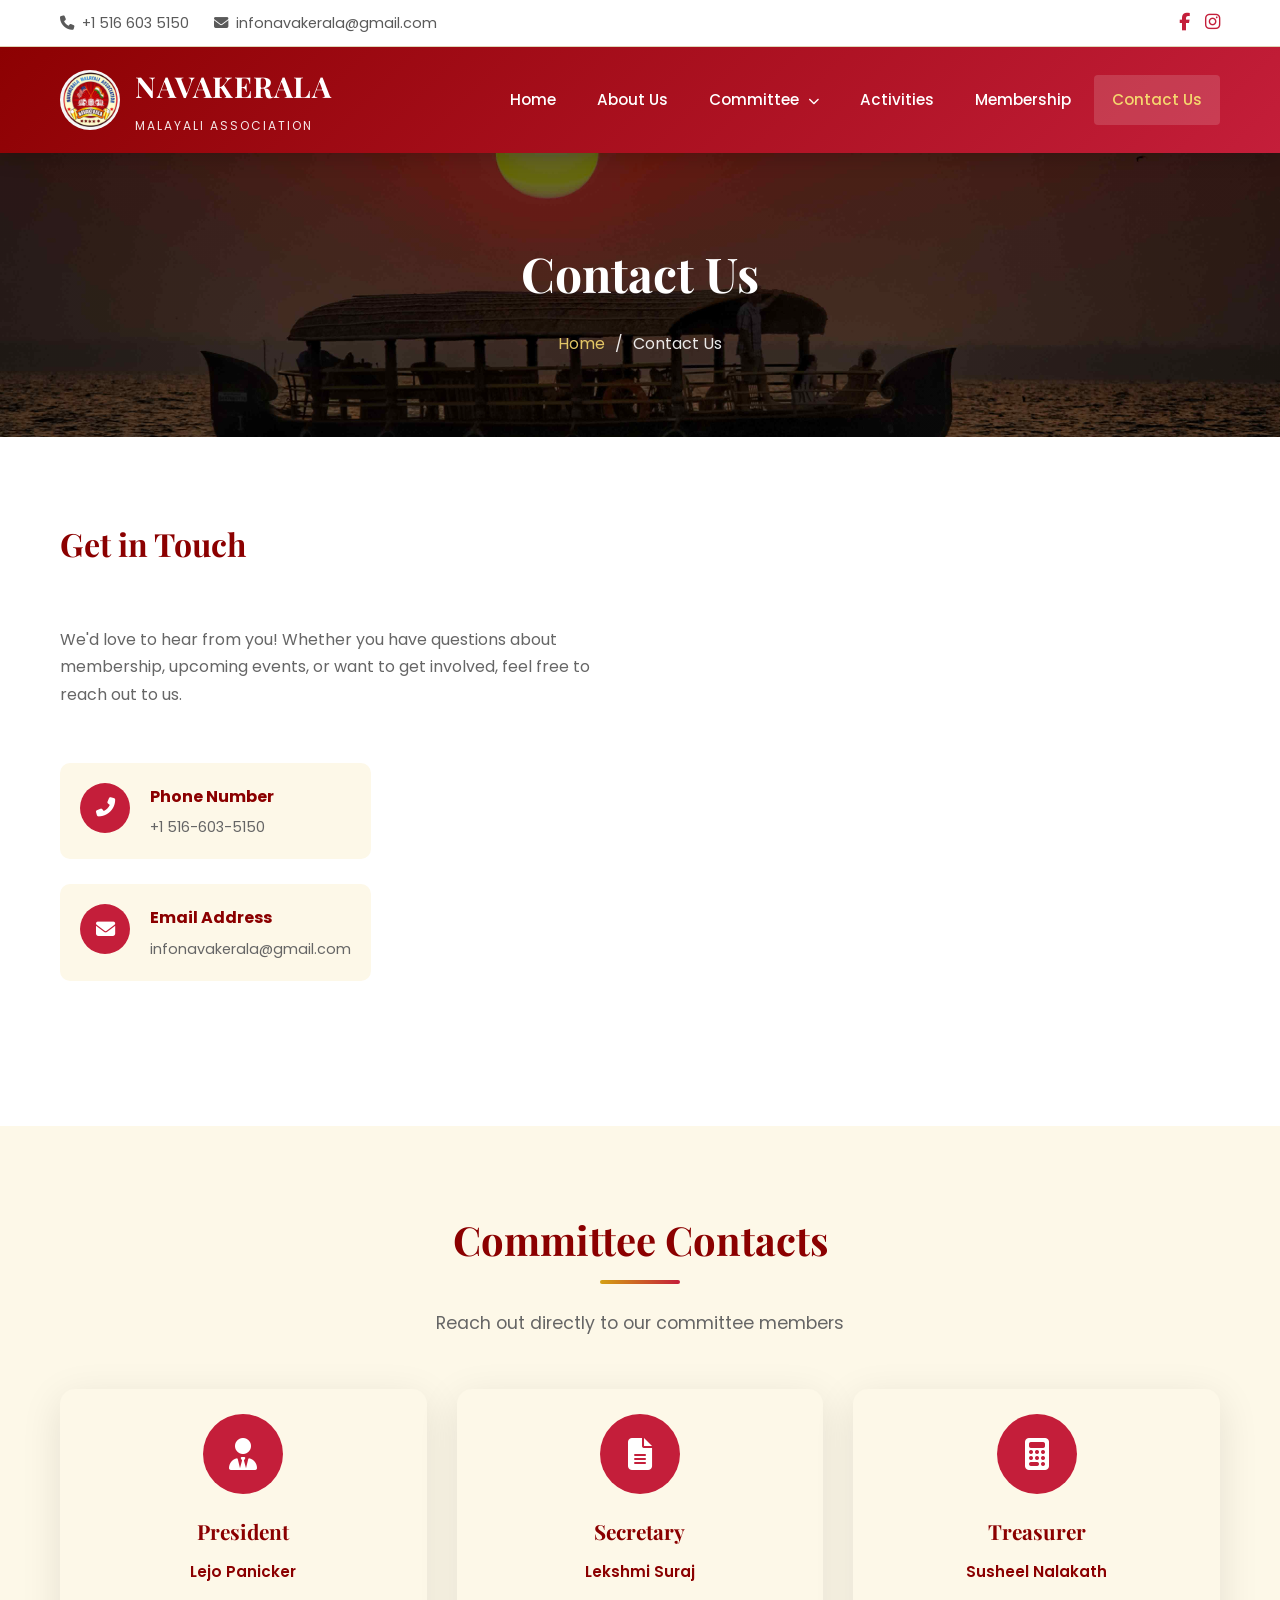
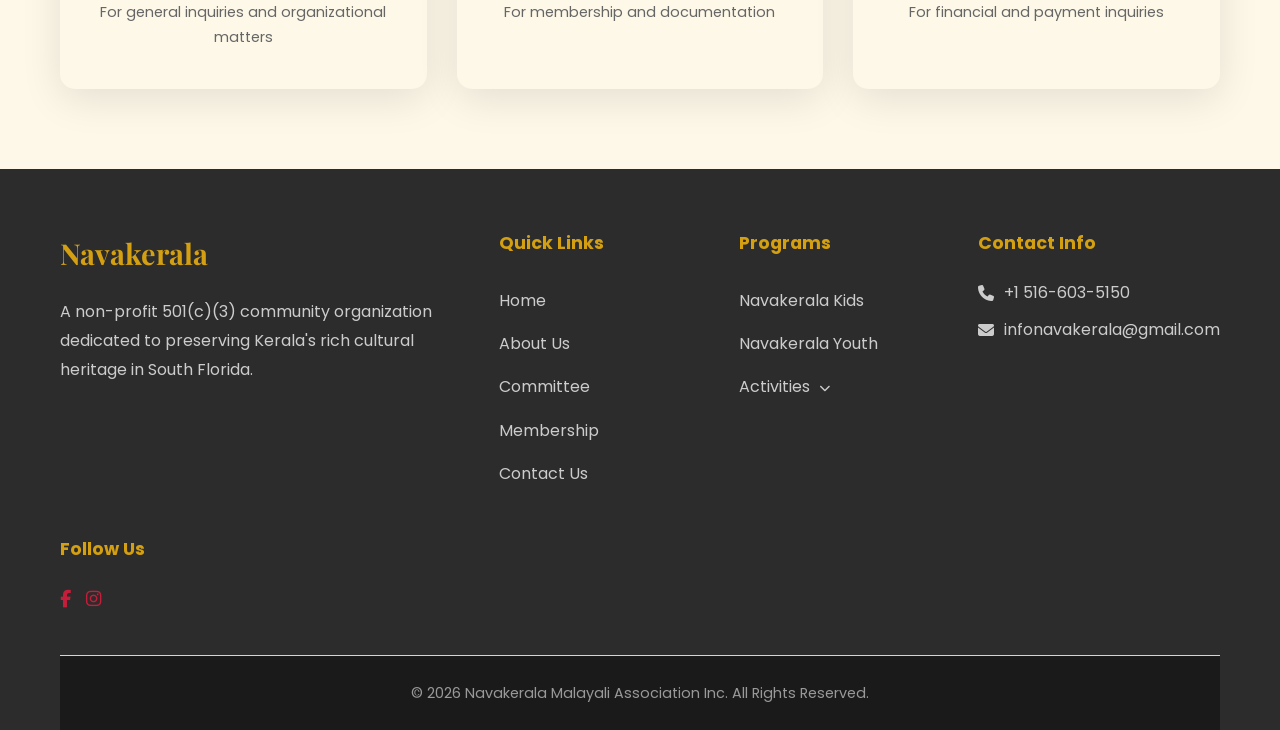
<file: contact.html>
<!DOCTYPE html>
<html lang="en">
<head>
    <meta charset="UTF-8">
    <meta name="viewport" content="width=device-width, initial-scale=1.0">
    <meta name="description" content="Contact Navakerala Malayali Association Inc - Get in touch with us for membership, events, or any inquiries.">
    <title>Contact Us - NAVAKERALA</title>
    
    <link rel="icon" type="image/svg+xml" href="data:image/svg+xml,<svg xmlns='http://www.w3.org/2000/svg' viewBox='0 0 100 100'><circle cx='50' cy='50' r='45' fill='%231a5d1a'/><text x='50' y='65' font-size='40' text-anchor='middle' fill='%23d4a012' font-family='serif' font-weight='bold'>NK</text></svg>">
    <link rel="stylesheet" href="https://cdnjs.cloudflare.com/ajax/libs/font-awesome/6.4.0/css/all.min.css">
    <link rel="stylesheet" href="css/style.css">
</head>
<body>
    <!-- Header -->
    <header>
        <div class="top-bar">
            <div class="container">
                <div class="contact-info">
                    <a href="tel:+19546967872"><i class="fas fa-phone"></i> +1 516 603 5150</a>
                    <a href="mailto:infonavakerala@gmail.com"><i class="fas fa-envelope"></i> infonavakerala@gmail.com</a>
                </div>
                <div class="social-links">
                    <a href="https://www.facebook.com/navakerala.malayaliassociation" target="_blank"><i class="fab fa-facebook-f"></i></a>
    <a href="https://www.instagram.com/nava_kerala" target="_blank"><i class="fab fa-instagram"></i></a>
                </div>
            </div>
        </div>
        
        <nav class="main-nav">
            <div class="container">
                <a href="index.html" class="logo">
                    <img src="images/logo.jpeg" alt="Navakerala Logo" style="width: 60px; height: 60px; border-radius: 50%; object-fit: cover;">
                    <div class="logo-text">
                        <h1>NAVAKERALA</h1>
                        <span>Malayali Association</span>
                    </div>
                </a>
                
                <div class="menu-toggle"><span></span><span></span><span></span></div>
                
                <ul class="nav-menu">
                    <li><a href="index.html">Home</a></li>
                    <li><a href="about.html">About Us</a></li>
                    <li class="dropdown">
                        <a href="committee.html">Committee <i class="fas fa-chevron-down" style="font-size: 0.7rem; margin-left: 5px;"></i></a>
                        <ul class="dropdown-menu">
                            <li><a href="committee.html">Executive Committee</a></li>
                            <li><a href="tejaswini.html">Tejaswini - Women's Forum</a></li>
                            <li><a href="navakerala-kids.html">Navakerala Kids</a></li>
                            <li><a href="navakerala-youth.html">Navakerala Youth</a></li>
                            <li><a href="past-presidents.html">Past Presidents</a></li>
                        </ul>
                    </li>
                    <li><a href="activities.html">Activities</a></li>
                    <!-- <li class="dropdown">
                        <a href="activities.html">Activities <i class="fas fa-chevron-down" style="font-size: 0.7rem; margin-left: 5px;"></i></a>
                        <ul class="dropdown-menu">
                            <li><a href="activities.html">All Activities</a></li>
                            <li><a href="onam-celebration.html">Onam Celebration</a></li>
                            <li><a href="christmas-new-year.html">Christmas & New Year</a></li>
                        </ul>
                    </li> -->
                    <li><a href="membership.html">Membership</a></li>
                    <li class="active"><a href="contact.html">Contact Us</a></li>
                </ul>
            </div>
        </nav>
    </header>

    <!-- Page Header -->
    <section class="page-header" style="background: linear-gradient(rgba(0, 0, 0, 0.6), rgba(0, 0, 0, 0.6)), url('images/kerala-bg-5.jpg') center/cover no-repeat;">
        <div class="container">
            <h1>Contact Us</h1>
            <div class="breadcrumb">
                <a href="index.html">Home</a>
                <span>/</span>
                <span>Contact Us</span>
            </div>
        </div>
    </section>

    <!-- Contact Section -->
    <section class="contact" style="padding-top: 80px;">
        <div class="container">
            <div class="contact-grid">
                <div class="contact-info">
                    <h3>Get in Touch</h3>
                    <p style="color: #666; margin-bottom: 30px;">We'd love to hear from you! Whether you have questions about membership, upcoming events, or want to get involved, feel free to reach out to us.</p>
                    
                    <div class="contact-details">
                        <!-- <div class="contact-item">
                            <div class="contact-icon"><i class="fas fa-map-marker-alt"></i></div>
                            <div>
                                <h4>Our Address</h4>
                                <p>Navakerala Malayali Association Inc.<br>
                                    South Florida<br>
                               </p>
                            </div>
                        </div> -->
                        
                        <div class="contact-item">
                            <div class="contact-icon"><i class="fas fa-phone-alt"></i></div>
                            <div>
                                <h4>Phone Number</h4>
                                <a href="tel:+19546967872">+1 516-603-5150</a>
                            </div>
                        </div>
                        
                        <div class="contact-item">
                            <div class="contact-icon"><i class="fas fa-envelope"></i></div>
                            <div>
                                <h4>Email Address</h4>
                                <a href="mailto:infonavakerala@gmail.com">infonavakerala@gmail.com</a>
                            </div>
                        </div>
                    </div>
                    
                    <!-- <div style="margin-top: 30px;">
                        <h4 style="color: var(--kerala-green-dark); margin-bottom: 15px;">Follow Us</h4>
                        <div class="footer-social" style="margin: 0;">
                            <a href="#" style="background: var(--kerala-green);"><i class="fab fa-facebook-f"></i></a>
                            <a href="#" style="background: var(--kerala-green);"><i class="fab fa-instagram"></i></a>
                        </div>
                    </div> -->
                </div>
                
                <!-- <div class="contact-form">
                    <h3>Send us a Message</h3>
                    <form id="contact-form">
                        <div class="form-group">
                            <label for="name">Your Name *</label>
                            <input type="text" id="name" name="name" required placeholder="Enter your full name">
                        </div>
                        <div class="form-group">
                            <label for="email">Your Email *</label>
                            <input type="email" id="email" name="email" required placeholder="Enter your email address">
                        </div>
                        <div class="form-group">
                            <label for="phone">Phone Number</label>
                            <input type="tel" id="phone" name="phone" placeholder="Enter your phone number">
                        </div>
                        <div class="form-group">
                            <label for="subject">Subject</label>
                            <select id="subject" name="subject">
                                <option value="">Select a subject</option>
                                <option value="membership">Membership Inquiry</option>
                                <option value="events">Event Information</option>
                                <option value="volunteer">Volunteering</option>
                                <option value="sponsorship">Sponsorship</option>
                                <option value="feedback">Feedback</option>
                                <option value="other">Other</option>
                            </select>
                        </div>
                        <div class="form-group">
                            <label for="message">Your Message *</label>
                            <textarea id="message" name="message" rows="5" required placeholder="Type your message here..."></textarea>
                        </div>
                        <button type="submit" class="form-btn">
                            <i class="fas fa-paper-plane"></i> Send Message
                        </button>
                    </form>
                </div> -->
            </div>
        </div>
    </section>

    <!-- Map Section -->
    <!-- <section style="padding: 0;">
        <div style="width: 100%; height: 400px; background: var(--cream); display: flex; align-items: center; justify-content: center;">
            <div style="text-align: center; color: #666;">
                <i class="fas fa-map-marked-alt" style="font-size: 4rem; color: var(--kerala-green); margin-bottom: 20px; display: block;"></i>
                <p style="font-size: 1.2rem;">Map placeholder</p>
                <p style="font-size: 0.9rem;">Parkland, FL 33067</p>
                <a href="https://maps.google.com/?q=6166+NW+80th+Ter+Parkland+FL+33067" target="_blank" class="btn btn-primary" style="margin-top: 20px;">
                    <i class="fas fa-directions"></i> Get Directions
                </a>
            </div>
        </div>
    </section> -->

    <!-- Committee Contact -->
    <section class="about" style="background: var(--cream);">
        <div class="container">
            <div class="section-header">
                <h2>Committee Contacts</h2>
                <p>Reach out directly to our committee members</p>
            </div>
            
            <div class="activities-grid" style="grid-template-columns: repeat(auto-fit, minmax(280px, 1fr));">
                <div class="activity-card" style="text-align: center;">
                    <div class="activity-content">
                        <div style="width: 80px; height: 80px; background: var(--kerala-green); border-radius: 50%; display: flex; align-items: center; justify-content: center; margin: 0 auto 20px; color: white; font-size: 2rem;">
                            <i class="fas fa-user-tie"></i>
                        </div>
                        <h4>President</h4>
                        <p style="font-weight: 600; color: var(--kerala-green-dark);">Lejo Panicker</p>
                        <p style="font-size: 0.9rem; color: #666;">For general inquiries and organizational matters</p>
                    </div>
                </div>
                
                <div class="activity-card" style="text-align: center;">
                    <div class="activity-content">
                        <div style="width: 80px; height: 80px; background: var(--kerala-green); border-radius: 50%; display: flex; align-items: center; justify-content: center; margin: 0 auto 20px; color: white; font-size: 2rem;">
                            <i class="fas fa-file-alt"></i>
                        </div>
                        <h4>Secretary</h4>
                        <p style="font-weight: 600; color: var(--kerala-green-dark);">Lekshmi Suraj</p>
                        <p style="font-size: 0.9rem; color: #666;">For membership and documentation</p>
                    </div>
                </div>
                
                <div class="activity-card" style="text-align: center;">
                    <div class="activity-content">
                        <div style="width: 80px; height: 80px; background: var(--kerala-green); border-radius: 50%; display: flex; align-items: center; justify-content: center; margin: 0 auto 20px; color: white; font-size: 2rem;">
                            <i class="fas fa-calculator"></i>
                        </div>  
                        <h4>Treasurer</h4>
                        <p style="font-weight: 600; color: var(--kerala-green-dark);">Susheel Nalakath</p>
                        <p style="font-size: 0.9rem; color: #666;">For financial and payment inquiries</p>
                    </div>
                </div>
            </div>
        </div>
    </section>

    <!-- Footer -->
    <footer>
        <div class="container">
            <div class="footer-grid">
                <div class="footer-about">
                    <h3>Navakerala</h3>
                    <p>A non-profit 501(c)(3) community organization dedicated to preserving Kerala's rich cultural heritage in South Florida.</p>
                </div>
                <div class="footer-links">
                    <h4>Quick Links</h4>
                    <ul>
                        <li><a href="index.html">Home</a></li>
                        <li><a href="about.html">About Us</a></li>
                        <li><a href="committee.html">Committee</a></li>
                        <li><a href="membership.html">Membership</a></li>
                        <li><a href="contact.html">Contact Us</a></li>
                    </ul>
                </div>
                <div class="footer-links">
                    <h4>Programs</h4>
                    <ul>
                        <li><a href="navakerala-kids.html">Navakerala Kids</a></li>
                        <li><a href="navakerala-youth.html">Navakerala Youth</a></li>
                        <li class="dropdown">
    <a href="activities.html">Activities <i class="fas fa-chevron-down" style="font-size: 0.7rem; margin-left: 5px;"></i></a>
    <ul class="dropdown-menu">
        <li><a href="activities.html">All Activities</a></li>
        <li><a href="stage-show.html">Star Dreamz 2026</a></li>
    </ul>
</li>
                    </ul>
                </div>
                <div class="footer-contact">
                    <h4>Contact Info</h4>
                    
                    <p><i class="fas fa-phone"></i> +1 516-603-5150</p>
                    <p><i class="fas fa-envelope"></i> infonavakerala@gmail.com</p>
                    </div>
                <div class="footer-contact">
                    <h4>Follow Us</h4>
                    <div class="social-links"> <a href="https://www.facebook.com/navakerala.malayaliassociation" target="_blank"><i class="fab fa-facebook-f"></i></a> <a href="https://www.instagram.com/nava_kerala" target="_blank"><i class="fab fa-instagram"></i></a> </div>
                </div>
            </div>
            <div class="footer-bottom">
                <p>&copy; 2026 Navakerala Malayali Association Inc. All Rights Reserved.</p>
            </div>
        </div>
    </footer>

    <script src="js/main.js"></script>
</body>
</html>
</file>
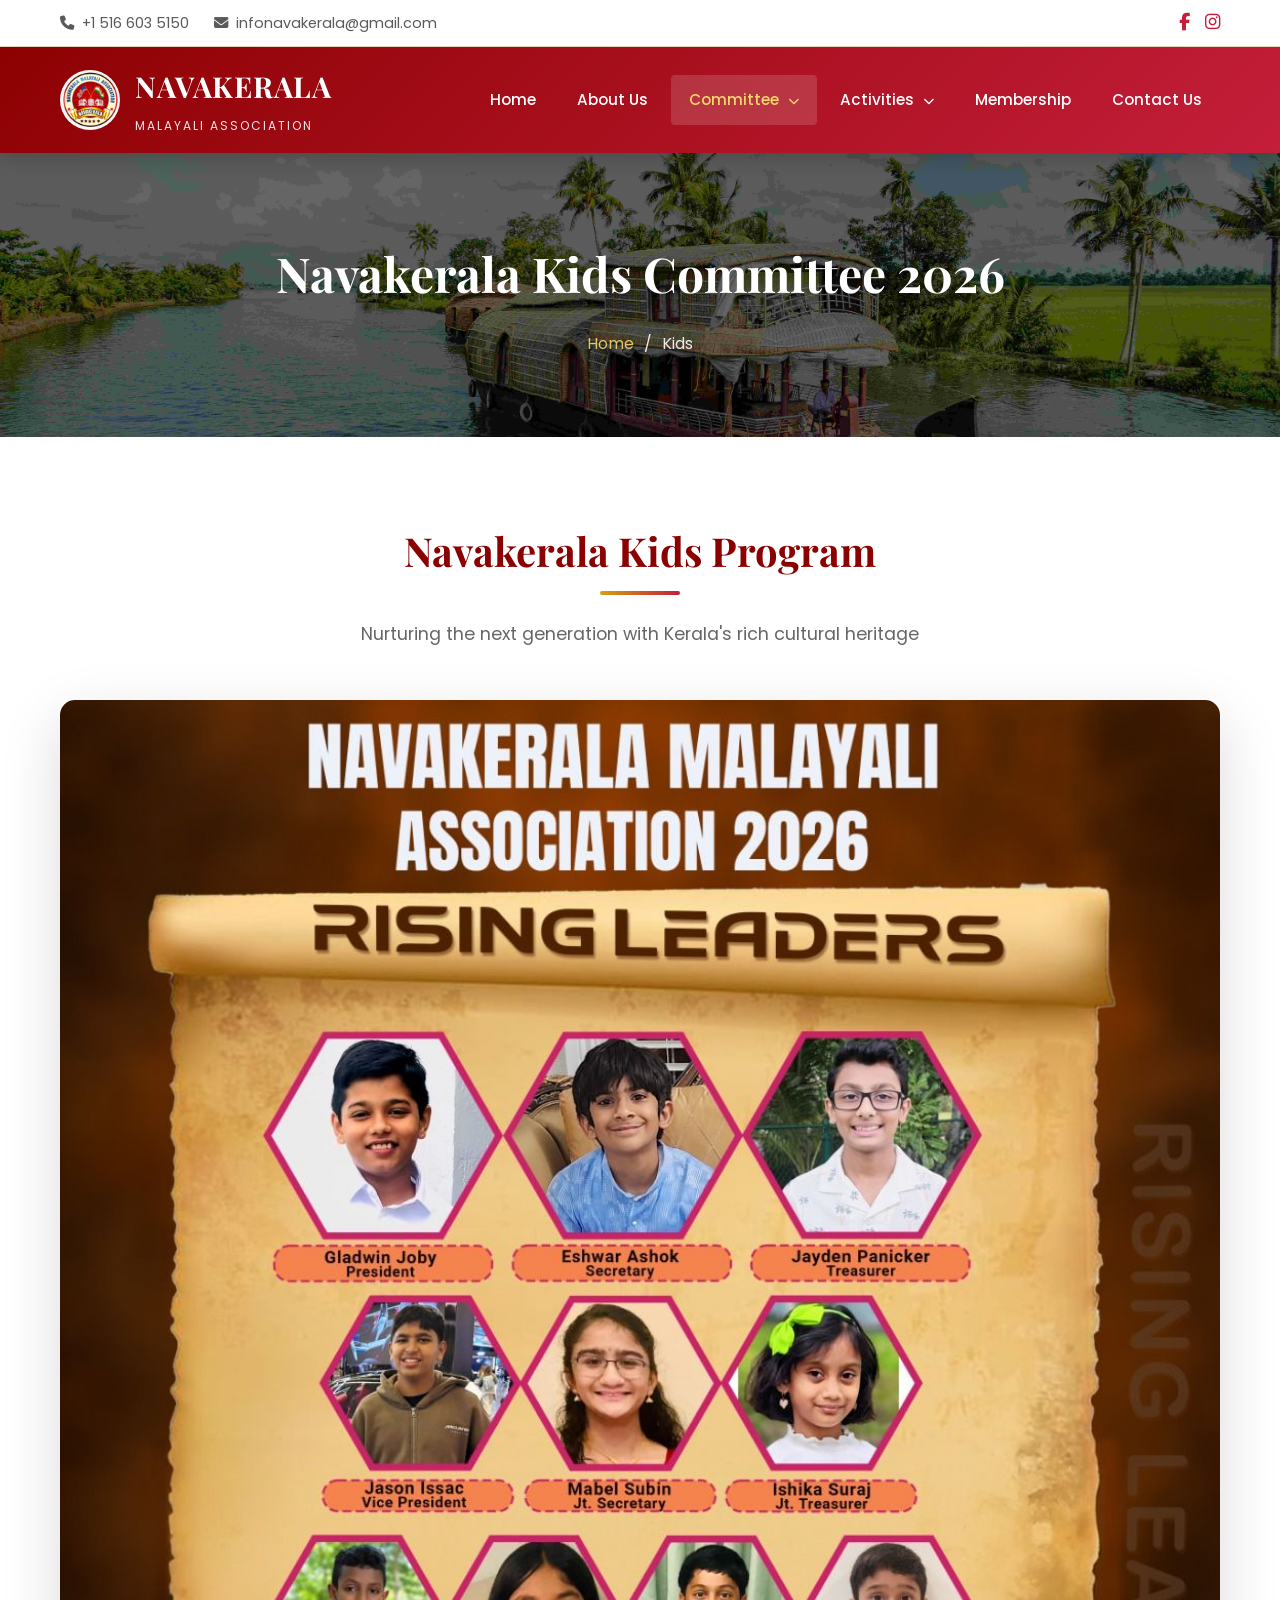
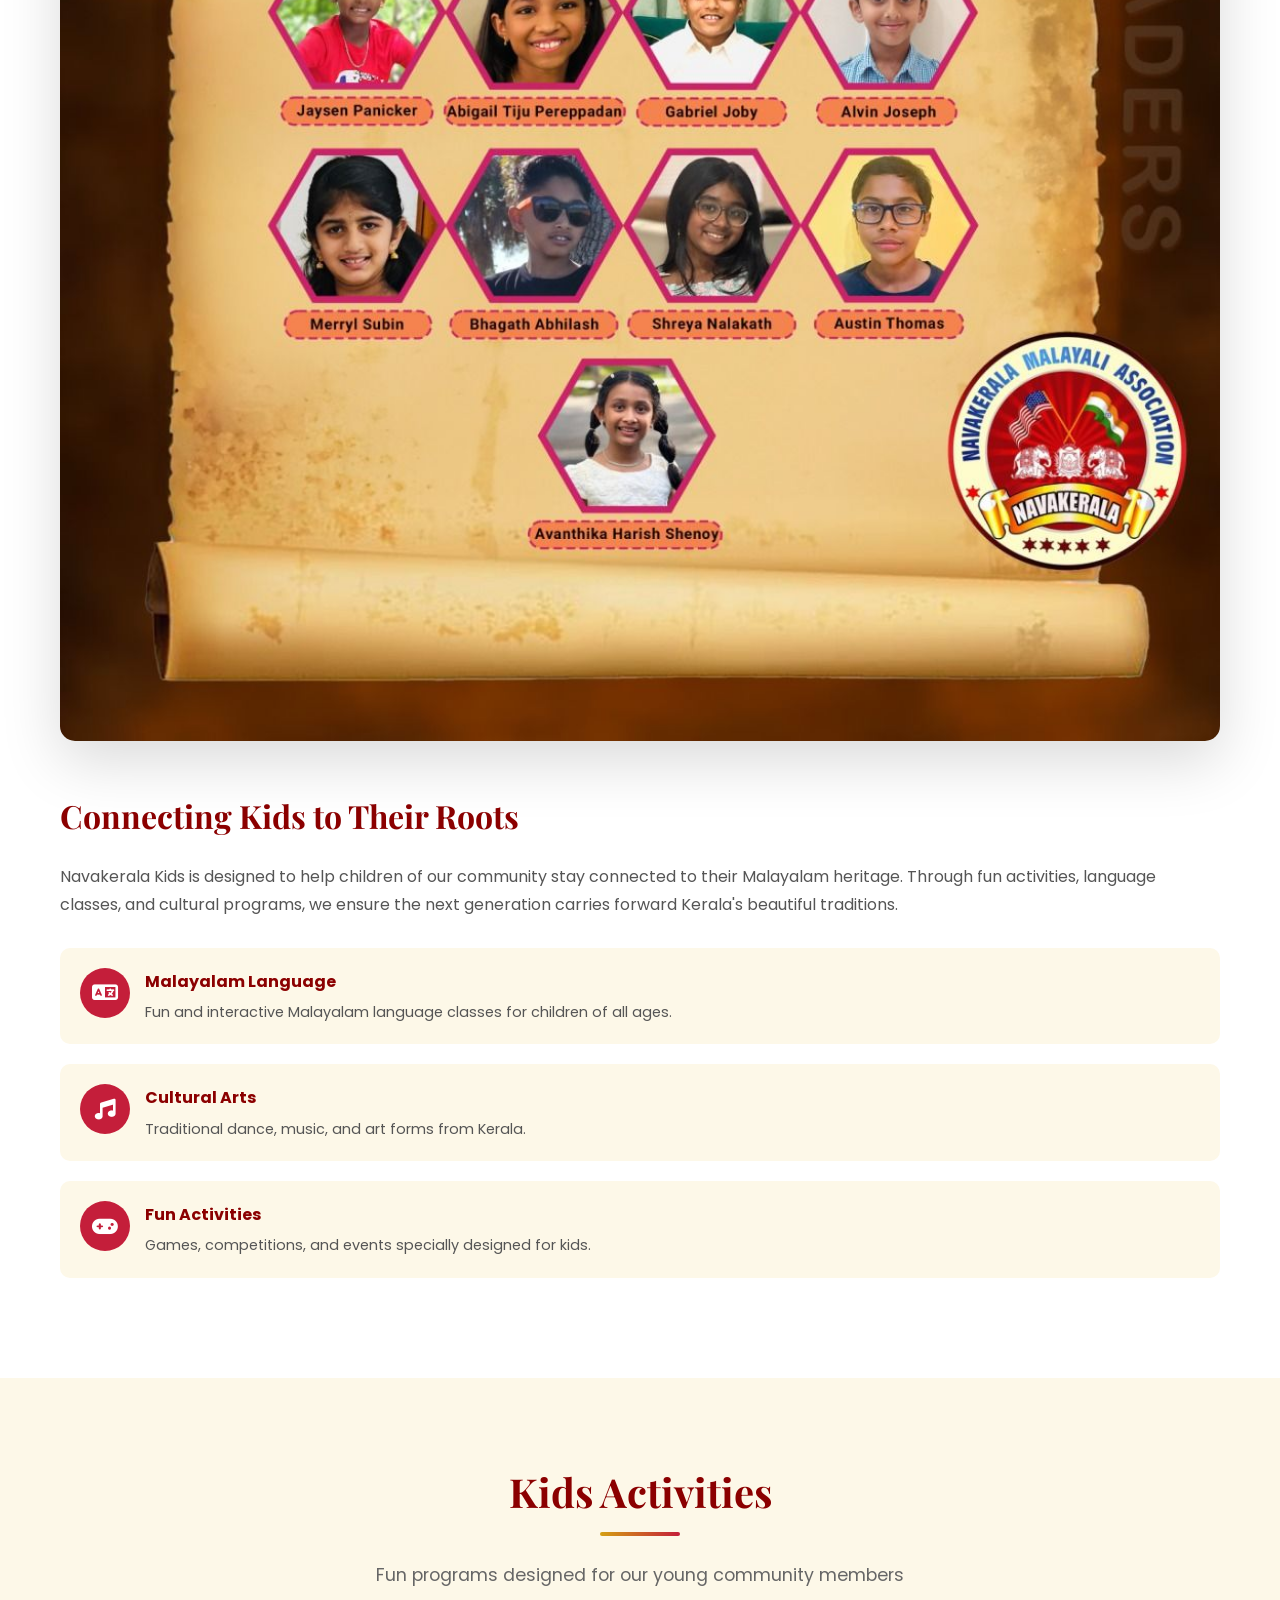
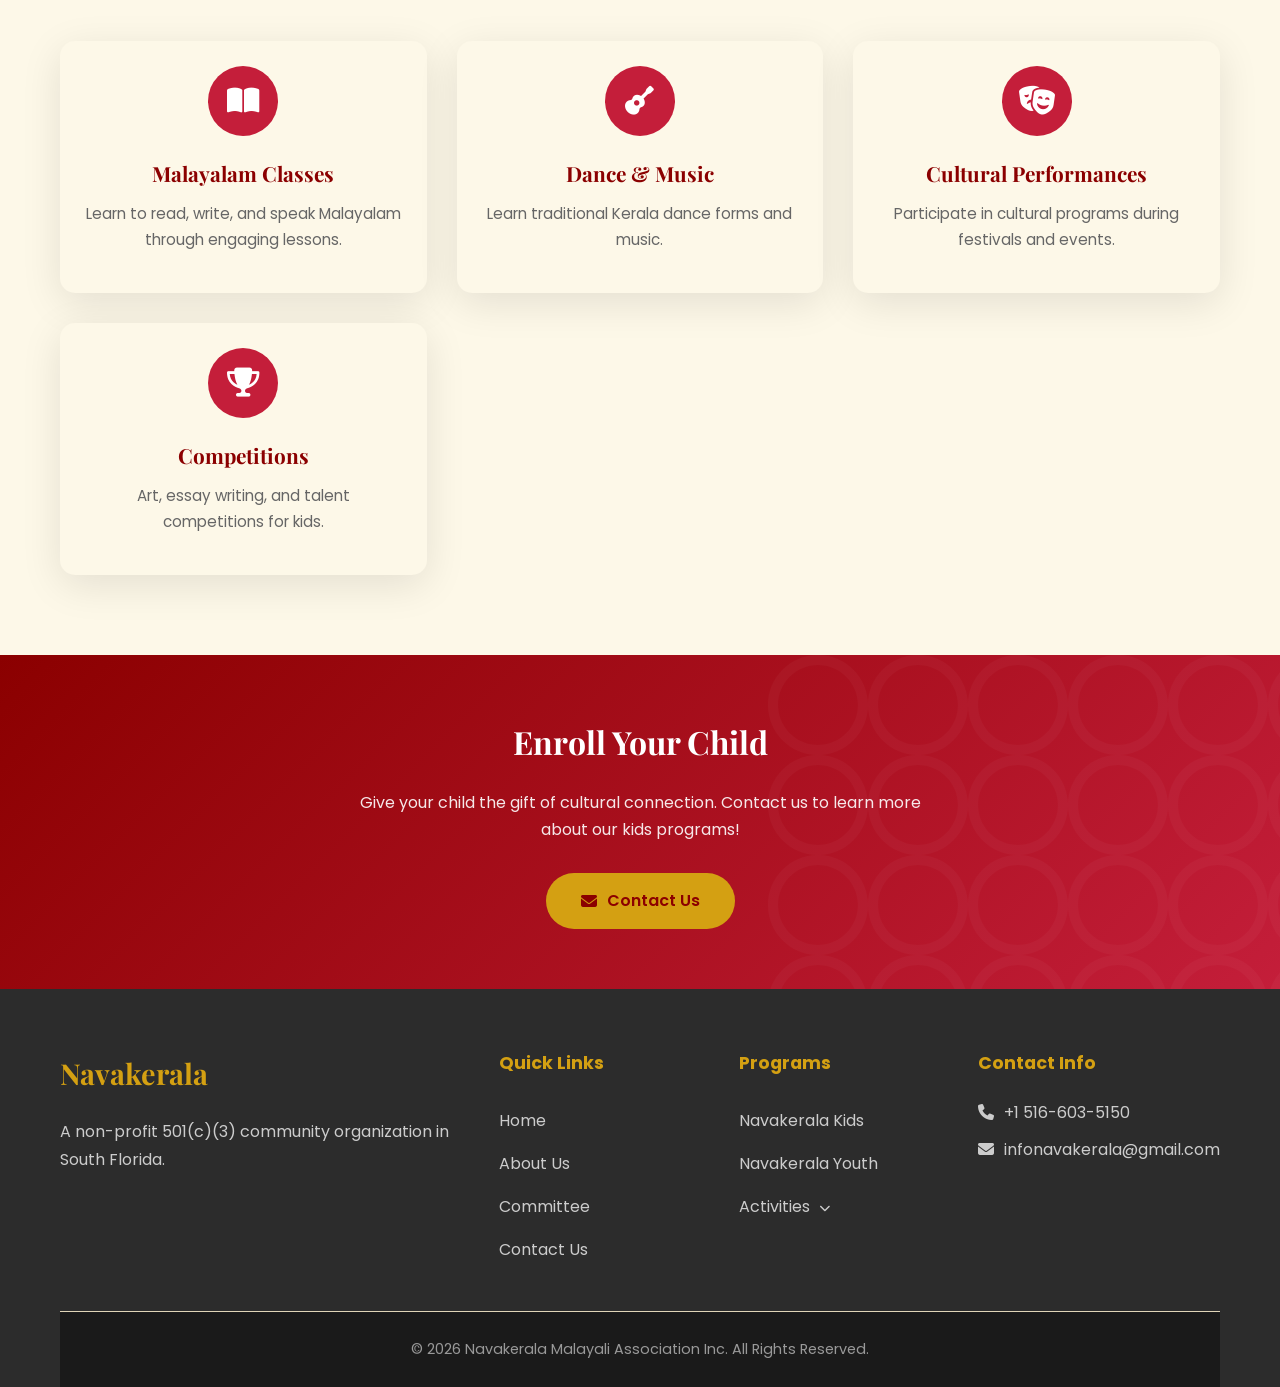
<file: navakerala-kids.html>
<!DOCTYPE html>
<html lang="en">
<head>
    <meta charset="UTF-8">
    <meta name="viewport" content="width=device-width, initial-scale=1.0">
    <meta name="description" content="Navakerala Kids - Programs for children to learn Malayalam, Kerala culture, and traditions.">
    <title>Navakerala Kids - NAVAKERALA</title>
    
    <link rel="icon" type="image/svg+xml" href="data:image/svg+xml,<svg xmlns='http://www.w3.org/2000/svg' viewBox='0 0 100 100'><circle cx='50' cy='50' r='45' fill='%231a5d1a'/><text x='50' y='65' font-size='40' text-anchor='middle' fill='%23d4a012' font-family='serif' font-weight='bold'>NK</text></svg>">
    <link rel="stylesheet" href="https://cdnjs.cloudflare.com/ajax/libs/font-awesome/6.4.0/css/all.min.css">
    <link rel="stylesheet" href="css/style.css">
</head>
<body>
    <header>
        <div class="top-bar">
            <div class="container">
                <div class="contact-info">
                    <a href="tel:+19546967872"><i class="fas fa-phone"></i> +1 516 603 5150</a>
                    <a href="mailto:infonavakerala@gmail.com"><i class="fas fa-envelope"></i> infonavakerala@gmail.com</a>
                </div>
                <div class="social-links">
                    <a href="https://www.facebook.com/navakerala.malayaliassociation" target="_blank"><i class="fab fa-facebook-f"></i></a>
    <a href="https://www.instagram.com/nava_kerala" target="_blank"><i class="fab fa-instagram"></i></a>
                </div>
            </div>
        </div>
        <nav class="main-nav">
            <div class="container">
                <a href="index.html" class="logo">
                    <img src="images/logo.jpeg" alt="Navakerala Logo" style="width: 60px; height: 60px; border-radius: 50%; object-fit: cover;">
                    <div class="logo-text"><h1>NAVAKERALA</h1><span>Malayali Association</span></div>
                </a>
                <div class="menu-toggle"><span></span><span></span><span></span></div>
                <ul class="nav-menu">
                    <li><a href="index.html">Home</a></li>
                    <li><a href="about.html">About Us</a></li>
                    <li class="dropdown active">
                        <a href="committee.html">Committee <i class="fas fa-chevron-down" style="font-size: 0.7rem; margin-left: 5px;"></i></a>
                        <ul class="dropdown-menu">
                            <li><a href="committee.html">Executive Committee</a></li>
                            <li><a href="tejaswini.html">Tejaswini - Women's Forum</a></li>
                            <li><a href="navakerala-kids.html">Navakerala Kids</a></li>
                            <li><a href="navakerala-youth.html">Navakerala Youth</a></li>
                            <li><a href="past-presidents.html">Past Presidents</a></li>
                        </ul>
                    </li>
                    <li class="dropdown">
                        <a href="activities.html">Activities <i class="fas fa-chevron-down" style="font-size: 0.7rem; margin-left: 5px;"></i></a>
                        <ul class="dropdown-menu">
                            <li><a href="activities.html">All Activities</a></li>
                        </ul>
                    </li>
                    <li><a href="membership.html">Membership</a></li>
                    <li><a href="contact.html">Contact Us</a></li>
                </ul>
            </div>
        </nav>
    </header>

    <section class="page-header" style="background: linear-gradient(rgba(0, 0, 0, 0.6), rgba(0, 0, 0, 0.6)), url('images/kerala-bg-7.jpg') center/cover no-repeat;">
        <div class="container">
            <h1>Navakerala Kids Committee 2026</h1>
            <div class="breadcrumb">
                <a href="index.html">Home</a><span>/</span><span>Kids</span>
            </div>
        </div>
    </section>

    <section class="about" style="padding-top: 80px;">
        <div class="container">
            <div class="section-header">
                <h2>Navakerala Kids Program</h2>
                <p>Nurturing the next generation with Kerala's rich cultural heritage</p>
            </div>
            
            <div class="about-grid">
                <div class="about-image">
    <img src="images/kids-flyer.jpg" alt="Navakerala Kids Committee" style="width: 100%; height: auto; border-radius: 15px; object-fit: contain;">
</div>
                <!-- <div class="about-image">
                    <div class="placeholder-img" style="width: 100%; height: 400px; border-radius: 15px;">
                        <span><i class="fas fa-child" style="font-size: 3rem; display: block; margin-bottom: 10px;"></i>Kids Program Photo<br><small>Upload your image</small></span>
                    </div>
                </div> -->
                
                <div class="about-content">
                    <h3>Connecting Kids to Their Roots</h3>
                    <p>Navakerala Kids is designed to help children of our community stay connected to their Malayalam heritage. Through fun activities, language classes, and cultural programs, we ensure the next generation carries forward Kerala's beautiful traditions.</p>
                    
                    <div class="mission-pillars">
                        <div class="pillar">
                            <div class="pillar-icon"><i class="fas fa-language"></i></div>
                            <div>
                                <h4>Malayalam Language</h4>
                                <p>Fun and interactive Malayalam language classes for children of all ages.</p>
                            </div>
                        </div>
                        <div class="pillar">
                            <div class="pillar-icon"><i class="fas fa-music"></i></div>
                            <div>
                                <h4>Cultural Arts</h4>
                                <p>Traditional dance, music, and art forms from Kerala.</p>
                            </div>
                        </div>
                        <div class="pillar">
                            <div class="pillar-icon"><i class="fas fa-gamepad"></i></div>
                            <div>
                                <h4>Fun Activities</h4>
                                <p>Games, competitions, and events specially designed for kids.</p>
                            </div>
                        </div>
                    </div>
                </div>
            </div>
        </div>
    </section>

    <section class="activities" style="background: var(--cream);">
        <div class="container">
            <div class="section-header">
                <h2>Kids Activities</h2>
                <p>Fun programs designed for our young community members</p>
            </div>
            
            <div class="activities-grid" style="grid-template-columns: repeat(auto-fit, minmax(280px, 1fr));">
                <div class="activity-card" style="text-align: center;">
                    <div class="activity-content">
                        <div style="width: 70px; height: 70px; background: var(--kerala-green); border-radius: 50%; display: flex; align-items: center; justify-content: center; margin: 0 auto 20px; color: white; font-size: 1.8rem;">
                            <i class="fas fa-book-open"></i>
                        </div>
                        <h4>Malayalam Classes</h4>
                        <p>Learn to read, write, and speak Malayalam through engaging lessons.</p>
                    </div>
                </div>
                
                <div class="activity-card" style="text-align: center;">
                    <div class="activity-content">
                        <div style="width: 70px; height: 70px; background: var(--kerala-green); border-radius: 50%; display: flex; align-items: center; justify-content: center; margin: 0 auto 20px; color: white; font-size: 1.8rem;">
                            <i class="fas fa-guitar"></i>
                        </div>
                        <h4>Dance & Music</h4>
                        <p>Learn traditional Kerala dance forms and music.</p>
                    </div>
                </div>
                
                <div class="activity-card" style="text-align: center;">
                    <div class="activity-content">
                        <div style="width: 70px; height: 70px; background: var(--kerala-green); border-radius: 50%; display: flex; align-items: center; justify-content: center; margin: 0 auto 20px; color: white; font-size: 1.8rem;">
                            <i class="fas fa-theater-masks"></i>
                        </div>
                        <h4>Cultural Performances</h4>
                        <p>Participate in cultural programs during festivals and events.</p>
                    </div>
                </div>
                
                <div class="activity-card" style="text-align: center;">
                    <div class="activity-content">
                        <div style="width: 70px; height: 70px; background: var(--kerala-green); border-radius: 50%; display: flex; align-items: center; justify-content: center; margin: 0 auto 20px; color: white; font-size: 1.8rem;">
                            <i class="fas fa-trophy"></i>
                        </div>
                        <h4>Competitions</h4>
                        <p>Art, essay writing, and talent competitions for kids.</p>
                    </div>
                </div>
            </div>
        </div>
    </section>

    <section class="history" style="padding: 60px 0;">
        <div class="container">
            <div style="text-align: center; max-width: 600px; margin: 0 auto;">
                <h2 style="font-family: 'Playfair Display', serif; font-size: 2rem; margin-bottom: 20px;">Enroll Your Child</h2>
                <p style="opacity: 0.9; margin-bottom: 30px;">Give your child the gift of cultural connection. Contact us to learn more about our kids programs!</p>
                <a href="contact.html" class="btn btn-primary"><i class="fas fa-envelope"></i> Contact Us</a>
            </div>
        </div>
    </section>

    <footer>
        <div class="container">
            <div class="footer-grid">
                <div class="footer-about"><h3>Navakerala</h3><p>A non-profit 501(c)(3) community organization in South Florida.</p></div>
                <div class="footer-links"><h4>Quick Links</h4><ul><li><a href="index.html">Home</a></li><li><a href="about.html">About Us</a></li><li><a href="committee.html">Committee</a></li><li><a href="contact.html">Contact Us</a></li></ul></div>
                <div class="footer-links"><h4>Programs</h4><ul><li><a href="navakerala-kids.html">Navakerala Kids</a></li><li><a href="navakerala-youth.html">Navakerala Youth</a></li><li class="dropdown">
    <a href="activities.html">Activities <i class="fas fa-chevron-down" style="font-size: 0.7rem; margin-left: 5px;"></i></a>
    <ul class="dropdown-menu">
        <li><a href="activities.html">All Activities</a></li>
    </ul>
</li></ul></div>
                <div class="footer-contact"><h4>Contact Info</h4><p><i class="fas fa-phone"></i> +1 516-603-5150</p><p><i class="fas fa-envelope"></i> infonavakerala@gmail.com</p></div>
            </div>
            <div class="footer-bottom"><p>&copy; 2026 Navakerala Malayali Association Inc. All Rights Reserved.</p></div>
        </div>
    </footer>
    <script src="js/main.js"></script>
</body>
</html>
</file>
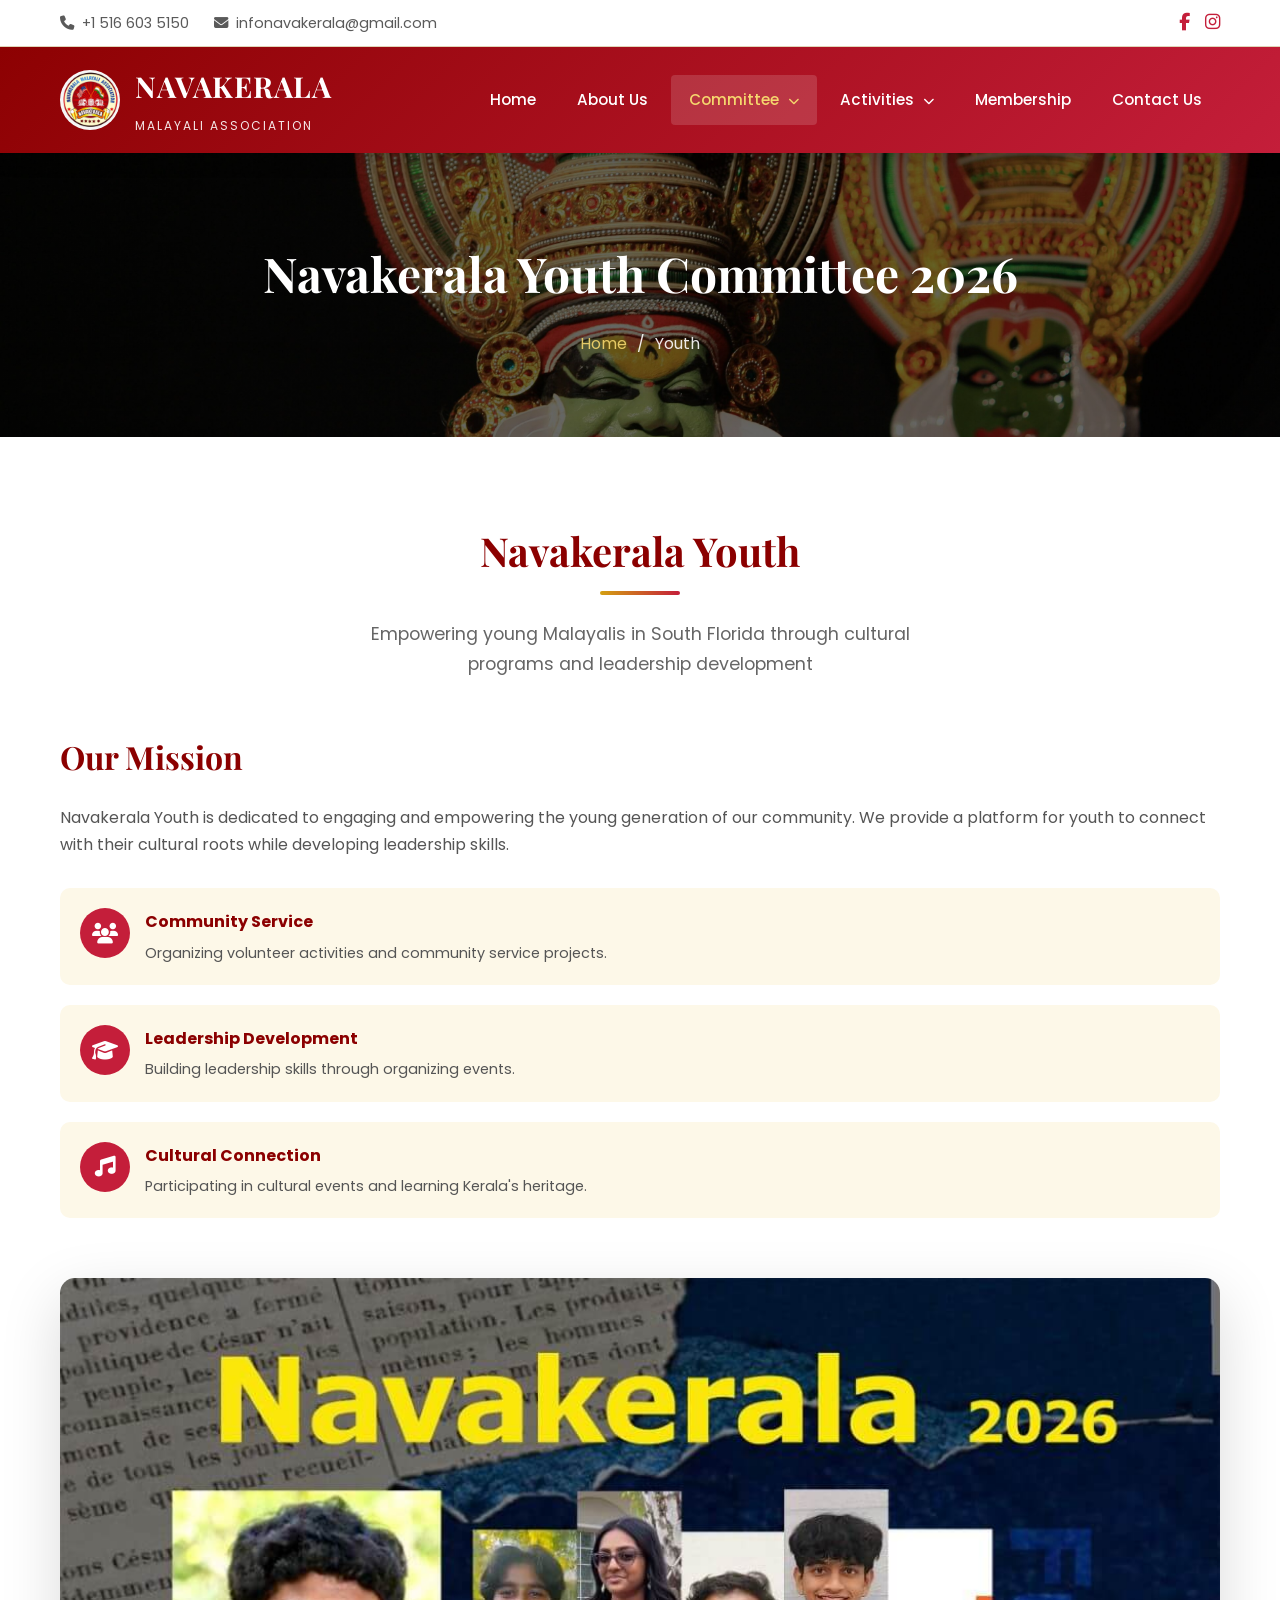
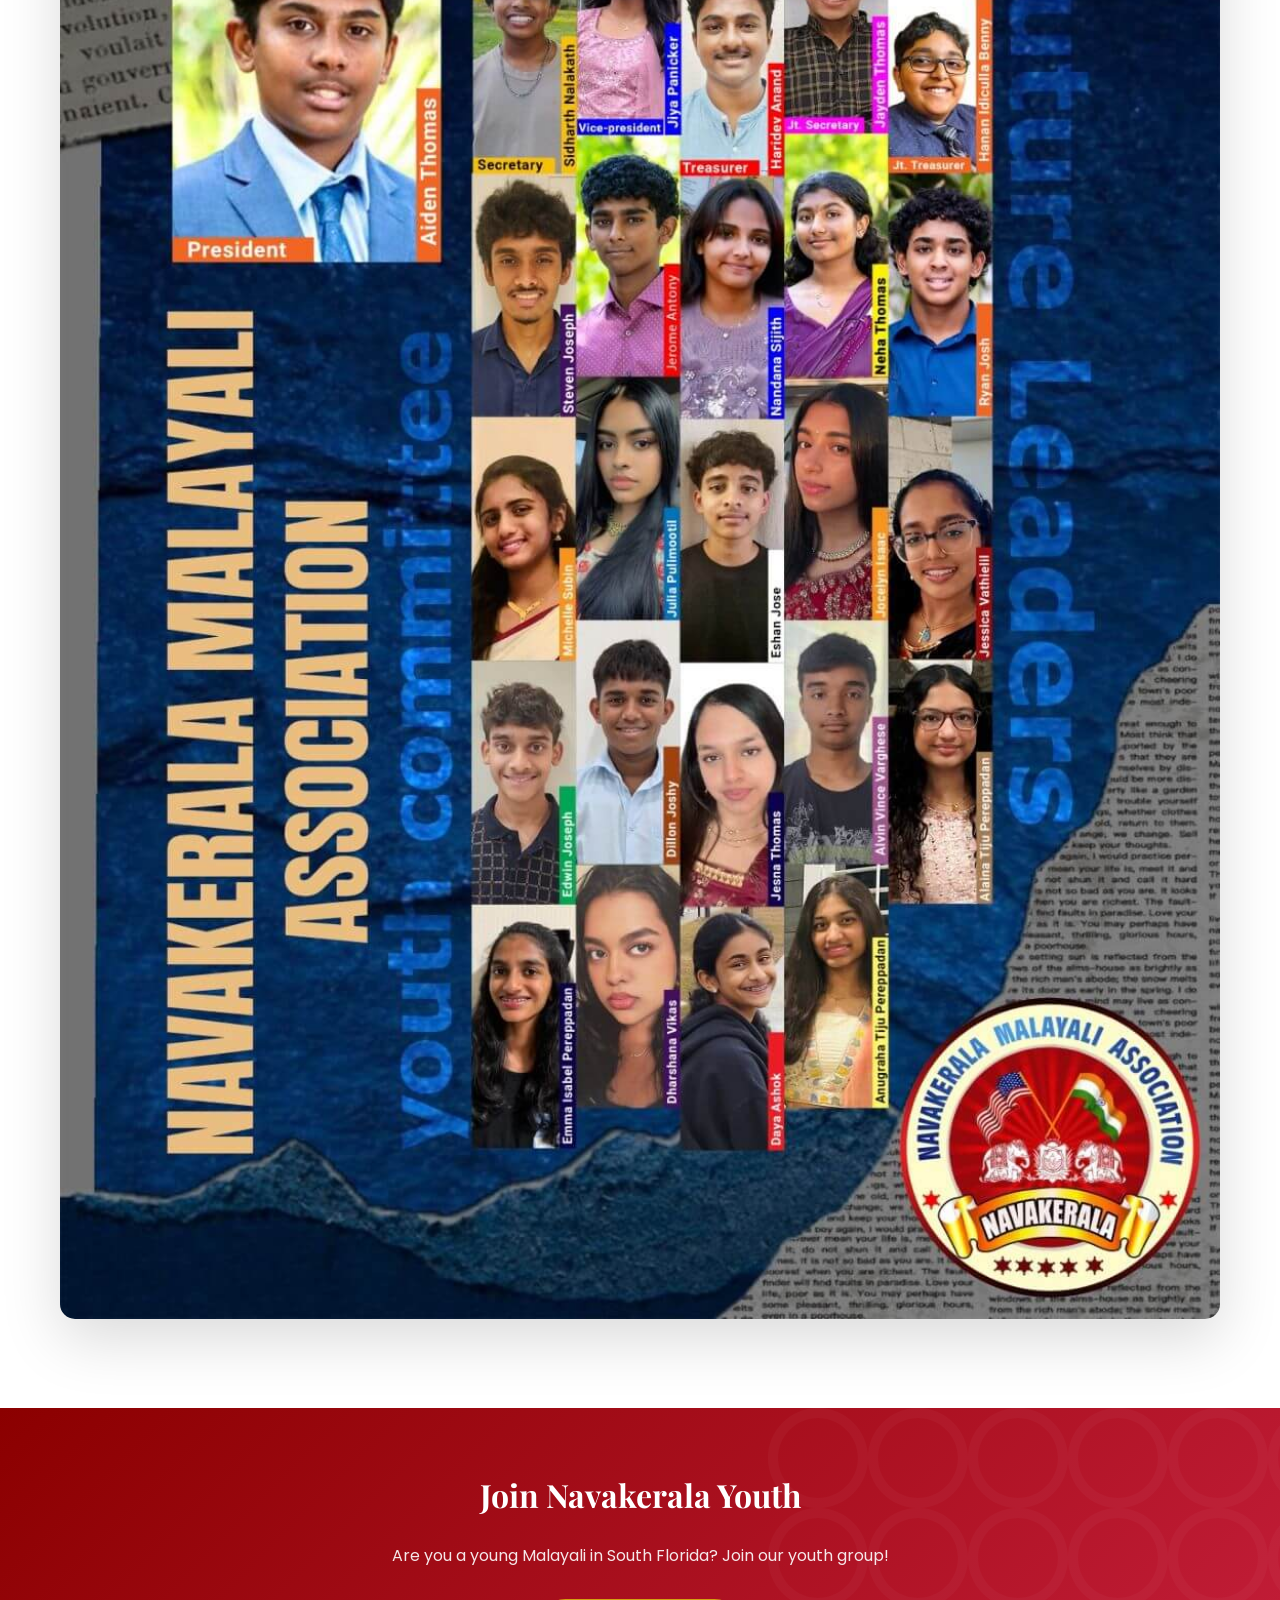
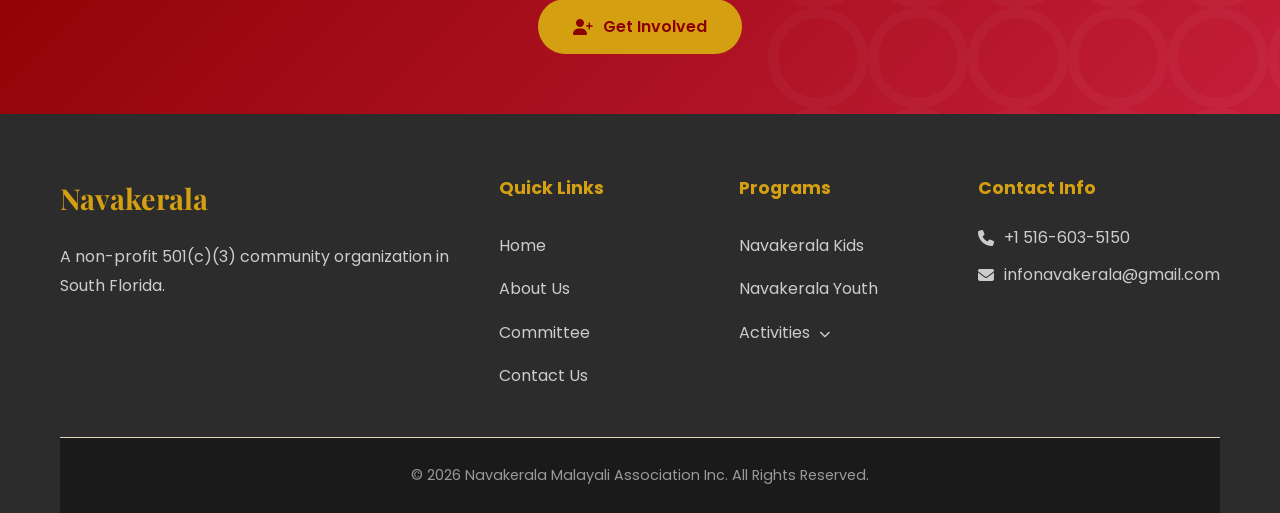
<file: navakerala-youth.html>
<!DOCTYPE html>
<html lang="en">
<head>
    <meta charset="UTF-8">
    <meta name="viewport" content="width=device-width, initial-scale=1.0">
    <meta name="description" content="Navakerala Youth - Empowering young Malayalis in South Florida.">
    <title>Navakerala Youth - NAVAKERALA</title>
    
    <link rel="icon" type="image/svg+xml" href="data:image/svg+xml,<svg xmlns='http://www.w3.org/2000/svg' viewBox='0 0 100 100'><circle cx='50' cy='50' r='45' fill='%231a5d1a'/><text x='50' y='65' font-size='40' text-anchor='middle' fill='%23d4a012' font-family='serif' font-weight='bold'>NK</text></svg>">
    <link rel="stylesheet" href="https://cdnjs.cloudflare.com/ajax/libs/font-awesome/6.4.0/css/all.min.css">
    <link rel="stylesheet" href="css/style.css">
</head>
<body>
    <header>
        <div class="top-bar">
            <div class="container">
                <div class="contact-info">
                    <a href="tel:+19546967872"><i class="fas fa-phone"></i> +1 516 603 5150</a>
                    <a href="mailto:infonavakerala@gmail.com"><i class="fas fa-envelope"></i> infonavakerala@gmail.com</a>
                </div>
                <div class="social-links">
                    <a href="https://www.facebook.com/navakerala.malayaliassociation" target="_blank"><i class="fab fa-facebook-f"></i></a>
    <a href="https://www.instagram.com/nava_kerala" target="_blank"><i class="fab fa-instagram"></i></a>
                </div>
            </div>
        </div>
        <nav class="main-nav">
            <div class="container">
                <a href="index.html" class="logo">
                    <img src="images/logo.jpeg" alt="Navakerala Logo" style="width: 60px; height: 60px; border-radius: 50%; object-fit: cover;">
                    <div class="logo-text"><h1>NAVAKERALA</h1><span>Malayali Association</span></div>
                </a>
                <div class="menu-toggle"><span></span><span></span><span></span></div>
                <ul class="nav-menu">
                    <li><a href="index.html">Home</a></li>
                    <li><a href="about.html">About Us</a></li>
                    <li class="dropdown active">
                        <a href="committee.html">Committee <i class="fas fa-chevron-down" style="font-size: 0.7rem; margin-left: 5px;"></i></a>
                        <ul class="dropdown-menu">
                            <li><a href="committee.html">Executive Committee</a></li>
                            <li><a href="tejaswini.html">Tejaswini - Women's Forum</a></li>
                            <li><a href="navakerala-kids.html">Navakerala Kids</a></li>
                            <li><a href="navakerala-youth.html">Navakerala Youth</a></li>
                            <li><a href="past-presidents.html">Past Presidents</a></li>
                        </ul>
                    </li>
                    <li class="dropdown">
                        <a href="activities.html">Activities <i class="fas fa-chevron-down" style="font-size: 0.7rem; margin-left: 5px;"></i></a>
                        <ul class="dropdown-menu">
                            <li><a href="activities.html">All Activities</a></li>
                        </ul>
                    </li>
                    <li><a href="membership.html">Membership</a></li>
                    <li><a href="contact.html">Contact Us</a></li>
                </ul>
            </div>
        </nav>
    </header>

    <section class="page-header" style="background: linear-gradient(rgba(0, 0, 0, 0.6), rgba(0, 0, 0, 0.6)), url('images/kerala-bg-1.jpg') center/cover no-repeat;">
        <div class="container">
            <h1>Navakerala Youth Committee 2026</h1>
            <div class="breadcrumb">
                <a href="index.html">Home</a><span>/</span><span>Youth</span>
            </div>
        </div>
    </section>

    <section class="about" style="padding-top: 80px;">
        <div class="container">
            <div class="section-header">
                <h2>Navakerala Youth</h2>
                <p>Empowering young Malayalis in South Florida through cultural programs and leadership development</p>
            </div>
            
            <div class="about-grid">
                <div class="about-content">
                    <h3>Our Mission</h3>
                    <p>Navakerala Youth is dedicated to engaging and empowering the young generation of our community. We provide a platform for youth to connect with their cultural roots while developing leadership skills.</p>
                    
                    <div class="mission-pillars">
                        <div class="pillar">
                            <div class="pillar-icon"><i class="fas fa-users"></i></div>
                            <div>
                                <h4>Community Service</h4>
                                <p>Organizing volunteer activities and community service projects.</p>
                            </div>
                        </div>
                        <div class="pillar">
                            <div class="pillar-icon"><i class="fas fa-graduation-cap"></i></div>
                            <div>
                                <h4>Leadership Development</h4>
                                <p>Building leadership skills through organizing events.</p>
                            </div>
                        </div>
                        <div class="pillar">
                            <div class="pillar-icon"><i class="fas fa-music"></i></div>
                            <div>
                                <h4>Cultural Connection</h4>
                                <p>Participating in cultural events and learning Kerala's heritage.</p>
                            </div>
                        </div>
                    </div>
                </div>
                
                <div class="about-image">
                    <div class="about-image">
    <img src="images/youth-flyer.jpg" alt="Navakerala Youth Committee" style="width: 100%; height: auto; border-radius: 15px; object-fit: contain;">
</div>
                    <!-- <div class="placeholder-img" style="width: 100%; height: 400px; border-radius: 15px;">
                        <span><i class="fas fa-users" style="font-size: 3rem; display: block; margin-bottom: 10px;"></i>Youth Group Photo<br><small>Upload your image</small></span>
                    </div> -->
                </div>
            </div>
        </div>
    </section>

    <section class="history" style="padding: 60px 0;">
        <div class="container">
            <div style="text-align: center; max-width: 600px; margin: 0 auto;">
                <h2 style="font-family: 'Playfair Display', serif; font-size: 2rem; margin-bottom: 20px;">Join Navakerala Youth</h2>
                <p style="opacity: 0.9; margin-bottom: 30px;">Are you a young Malayali in South Florida? Join our youth group!</p>
                <a href="contact.html" class="btn btn-primary"><i class="fas fa-user-plus"></i> Get Involved</a>
            </div>
        </div>
    </section>

    <footer>
        <div class="container">
            <div class="footer-grid">
                <div class="footer-about"><h3>Navakerala</h3><p>A non-profit 501(c)(3) community organization in South Florida.</p></div>
                <div class="footer-links"><h4>Quick Links</h4><ul><li><a href="index.html">Home</a></li><li><a href="about.html">About Us</a></li><li><a href="committee.html">Committee</a></li><li><a href="contact.html">Contact Us</a></li></ul></div>
                <div class="footer-links"><h4>Programs</h4><ul><li><a href="navakerala-kids.html">Navakerala Kids</a></li><li><a href="navakerala-youth.html">Navakerala Youth</a></li><li class="dropdown">
    <a href="activities.html">Activities <i class="fas fa-chevron-down" style="font-size: 0.7rem; margin-left: 5px;"></i></a>
    <ul class="dropdown-menu">
        <li><a href="activities.html">All Activities</a></li>
    </ul>
</li></ul></div>
                <div class="footer-contact"><h4>Contact Info</h4><p><i class="fas fa-phone"></i> +1 516-603-5150</p><p><i class="fas fa-envelope"></i> infonavakerala@gmail.com</p></div>
            </div>
            <div class="footer-bottom"><p>&copy; 2026 Navakerala Malayali Association Inc. All Rights Reserved.</p></div>
        </div>
    </footer>
    <script src="js/main.js"></script>
</body>
</html>
</file>
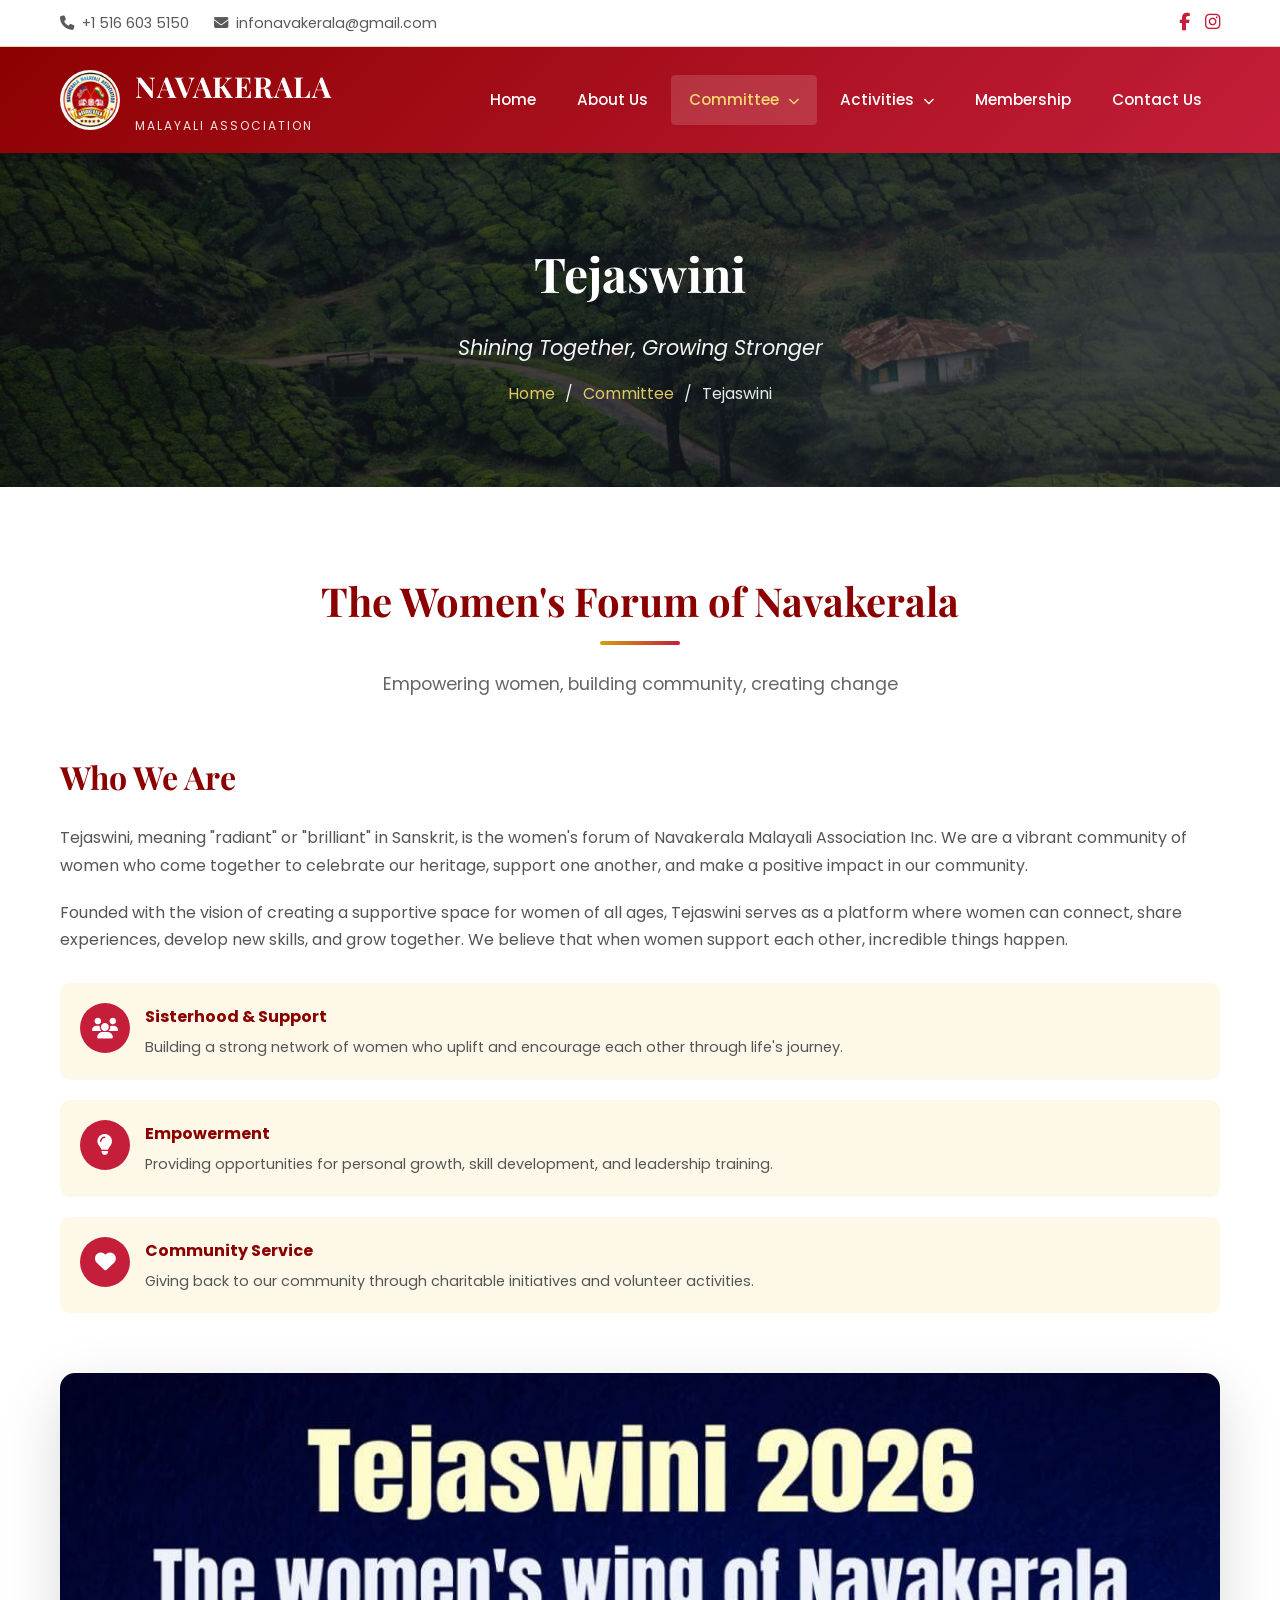
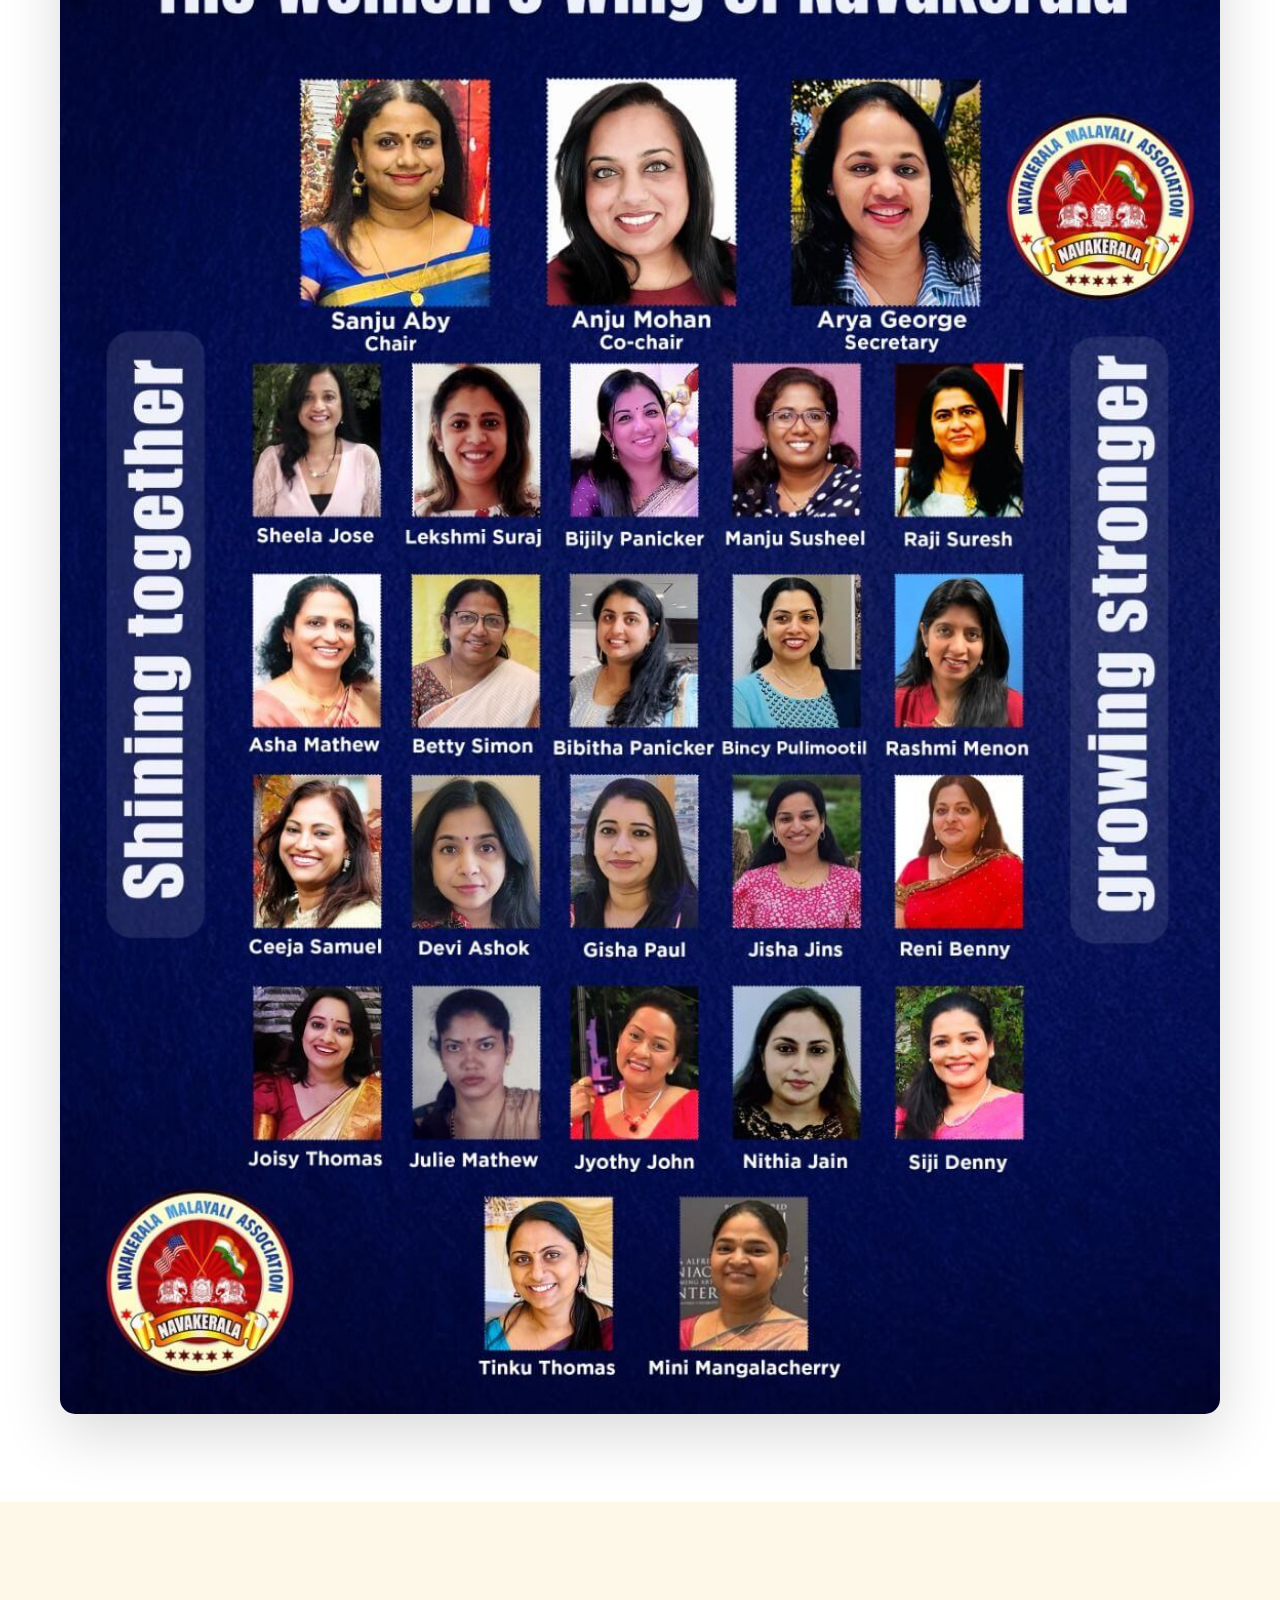
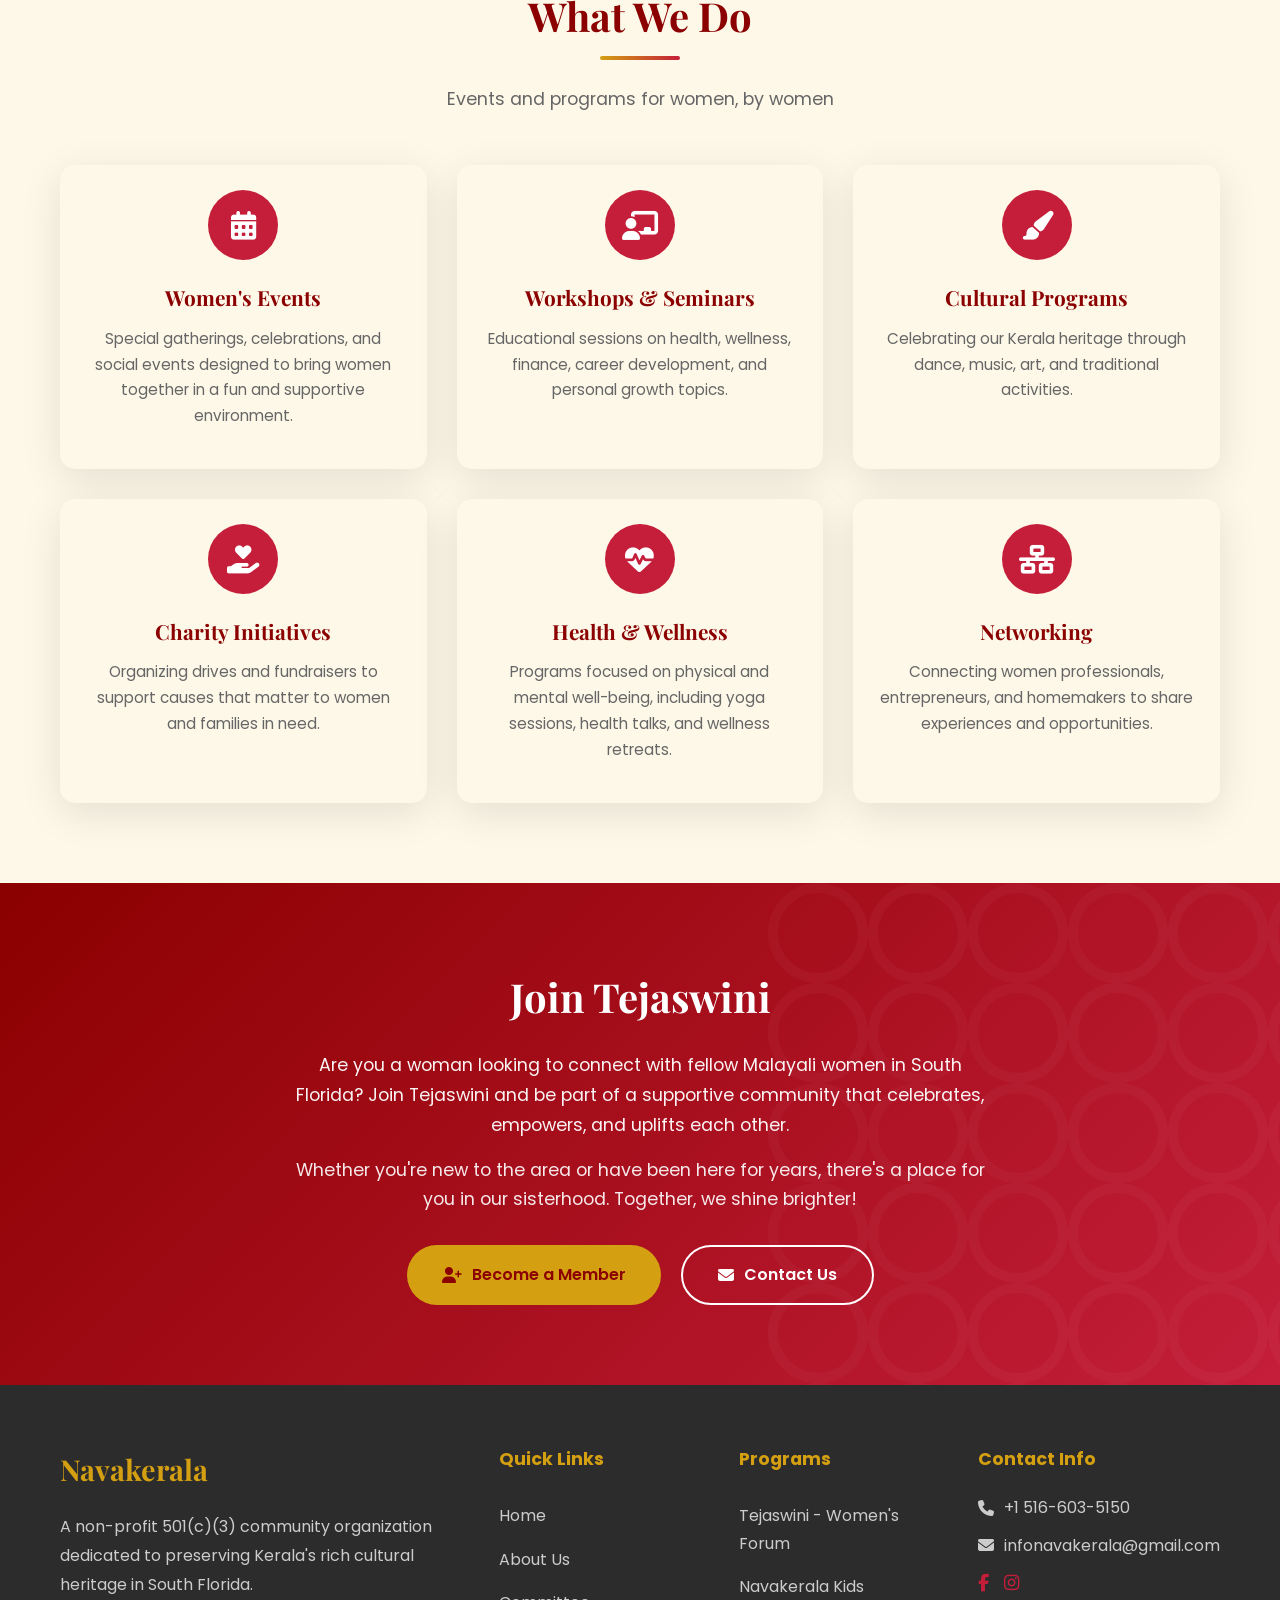
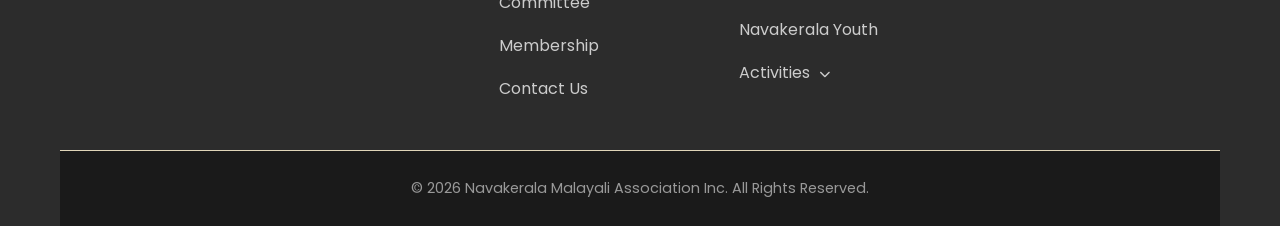
<file: tejaswini.html>
<!DOCTYPE html>
<html lang="en">
<head>
    <meta charset="UTF-8">
    <meta name="viewport" content="width=device-width, initial-scale=1.0">
    <meta name="description" content="Tejaswini - The Women's Forum of Navakerala Malayali Association. Shining Together, Growing Stronger.">
    <title>Tejaswini - Women's Forum | NAVAKERALA</title>
    
    <link rel="icon" type="image/svg+xml" href="data:image/svg+xml,<svg xmlns='http://www.w3.org/2000/svg' viewBox='0 0 100 100'><circle cx='50' cy='50' r='45' fill='%23c41e3a'/><text x='50' y='65' font-size='40' text-anchor='middle' fill='%23d4a012' font-family='serif' font-weight='bold'>NK</text></svg>">
    <link rel="stylesheet" href="https://cdnjs.cloudflare.com/ajax/libs/font-awesome/6.4.0/css/all.min.css">
    <link rel="stylesheet" href="css/style.css">
</head>
<body>
    <!-- Header -->
    <header>
        <div class="top-bar">
            <div class="container">
                <div class="contact-info">
                    <a href="tel:+19546967872"><i class="fas fa-phone"></i> +1 516 603 5150</a>
                    <a href="mailto:infonavakerala@gmail.com"><i class="fas fa-envelope"></i> infonavakerala@gmail.com</a>
                </div>
                <div class="social-links">
                    <a href="https://www.facebook.com/navakerala.malayaliassociation" target="_blank"><i class="fab fa-facebook-f"></i></a>
    <a href="https://www.instagram.com/nava_kerala" target="_blank"><i class="fab fa-instagram"></i></a>
                </div>
            </div>
        </div>
        
        <nav class="main-nav">
            <div class="container">
                <a href="index.html" class="logo">
                    <img src="images/logo.jpeg" alt="Navakerala Logo" style="width: 60px; height: 60px; border-radius: 50%; object-fit: cover;">
                    <div class="logo-text">
                        <h1>NAVAKERALA</h1>
                        <span>Malayali Association</span>
                    </div>
                </a>
                
                <div class="menu-toggle"><span></span><span></span><span></span></div>
                
                <ul class="nav-menu">
                    <li><a href="index.html">Home</a></li>
                    <li><a href="about.html">About Us</a></li>
                    <li class="dropdown active">
                        <a href="committee.html">Committee <i class="fas fa-chevron-down" style="font-size: 0.7rem; margin-left: 5px;"></i></a>
                        <ul class="dropdown-menu">
                            <li><a href="committee.html">Executive Committee</a></li>
                            <li><a href="tejaswini.html">Tejaswini - Women's Forum</a></li>
                            <li><a href="navakerala-kids.html">Navakerala Kids</a></li>
                            <li><a href="navakerala-youth.html">Navakerala Youth</a></li>
                            <li><a href="past-presidents.html">Past Presidents</a></li>
                        </ul>
                    </li>
                    <li class="dropdown">
                        <a href="activities.html">Activities <i class="fas fa-chevron-down" style="font-size: 0.7rem; margin-left: 5px;"></i></a>
                        <ul class="dropdown-menu">
                            <li><a href="activities.html">All Activities</a></li>
                        </ul>
                    </li>
                    <li><a href="membership.html">Membership</a></li>
                    <li><a href="contact.html">Contact Us</a></li>
                </ul>
            </div>
        </nav>
    </header>

    <!-- Page Header -->
    <section class="page-header" style="background: linear-gradient(rgba(0, 0, 0, 0.6), rgba(0, 0, 0, 0.6)), url('images/kerala-bg-6.jpg') center/cover no-repeat;">
        <div class="container">
            <h1>Tejaswini</h1>
            <p style="font-size: 1.3rem; margin-top: 10px; opacity: 0.95; font-style: italic;">Shining Together, Growing Stronger</p>
            <div class="breadcrumb" style="margin-top: 15px;">
                <a href="index.html">Home</a>
                <span>/</span>
                <a href="committee.html">Committee</a>
                <span>/</span>
                <span>Tejaswini</span>
            </div>
        </div>
    </section>

    <!-- About Tejaswini Section -->
    <section class="about" style="padding-top: 80px;">
        <div class="container">
            <div class="section-header">
                <h2>The Women's Forum of Navakerala</h2>
                <p>Empowering women, building community, creating change</p>
            </div>
            
            <div class="about-grid">
                <div class="about-content">
                    <h3>Who We Are</h3>
                    <p>Tejaswini, meaning "radiant" or "brilliant" in Sanskrit, is the women's forum of Navakerala Malayali Association Inc. We are a vibrant community of women who come together to celebrate our heritage, support one another, and make a positive impact in our community.</p>
                    
                    <p>Founded with the vision of creating a supportive space for women of all ages, Tejaswini serves as a platform where women can connect, share experiences, develop new skills, and grow together. We believe that when women support each other, incredible things happen.</p>
                    
                    <div class="mission-pillars">
                        <div class="pillar">
                            <div class="pillar-icon"><i class="fas fa-users"></i></div>
                            <div>
                                <h4>Sisterhood & Support</h4>
                                <p>Building a strong network of women who uplift and encourage each other through life's journey.</p>
                            </div>
                        </div>
                        
                        <div class="pillar">
                            <div class="pillar-icon"><i class="fas fa-lightbulb"></i></div>
                            <div>
                                <h4>Empowerment</h4>
                                <p>Providing opportunities for personal growth, skill development, and leadership training.</p>
                            </div>
                        </div>
                        
                        <div class="pillar">
                            <div class="pillar-icon"><i class="fas fa-heart"></i></div>
                            <div>
                                <h4>Community Service</h4>
                                <p>Giving back to our community through charitable initiatives and volunteer activities.</p>
                            </div>
                        </div>
                    </div>
                </div>
                
                <div class="about-image">
                    <img src="images/tejaswini-flyer.jpg" alt="Tejaswini - Women's Forum" style="width: 100%; height: auto; border-radius: 15px; box-shadow: 0 20px 60px rgba(0, 0, 0, 0.15);">
                </div>
            </div>
        </div>
    </section>

    <!-- What We Do Section -->
    <section class="activities" style="background: var(--cream);">
        <div class="container">
            <div class="section-header">
                <h2>What We Do</h2>
                <p>Events and programs for women, by women</p>
            </div>
            
            <div class="activities-grid" style="grid-template-columns: repeat(auto-fit, minmax(280px, 1fr));">
                <div class="activity-card" style="text-align: center;">
                    <div class="activity-content">
                        <div style="width: 70px; height: 70px; background: var(--kerala-green); border-radius: 50%; display: flex; align-items: center; justify-content: center; margin: 0 auto 20px; color: white; font-size: 1.8rem;">
                            <i class="fas fa-calendar-alt"></i>
                        </div>
                        <h4>Women's Events</h4>
                        <p>Special gatherings, celebrations, and social events designed to bring women together in a fun and supportive environment.</p>
                    </div>
                </div>
                
                <div class="activity-card" style="text-align: center;">
                    <div class="activity-content">
                        <div style="width: 70px; height: 70px; background: var(--kerala-green); border-radius: 50%; display: flex; align-items: center; justify-content: center; margin: 0 auto 20px; color: white; font-size: 1.8rem;">
                            <i class="fas fa-chalkboard-teacher"></i>
                        </div>
                        <h4>Workshops & Seminars</h4>
                        <p>Educational sessions on health, wellness, finance, career development, and personal growth topics.</p>
                    </div>
                </div>
                
                <div class="activity-card" style="text-align: center;">
                    <div class="activity-content">
                        <div style="width: 70px; height: 70px; background: var(--kerala-green); border-radius: 50%; display: flex; align-items: center; justify-content: center; margin: 0 auto 20px; color: white; font-size: 1.8rem;">
                            <i class="fas fa-paint-brush"></i>
                        </div>
                        <h4>Cultural Programs</h4>
                        <p>Celebrating our Kerala heritage through dance, music, art, and traditional activities.</p>
                    </div>
                </div>
                
                <div class="activity-card" style="text-align: center;">
                    <div class="activity-content">
                        <div style="width: 70px; height: 70px; background: var(--kerala-green); border-radius: 50%; display: flex; align-items: center; justify-content: center; margin: 0 auto 20px; color: white; font-size: 1.8rem;">
                            <i class="fas fa-hand-holding-heart"></i>
                        </div>
                        <h4>Charity Initiatives</h4>
                        <p>Organizing drives and fundraisers to support causes that matter to women and families in need.</p>
                    </div>
                </div>
                
                <div class="activity-card" style="text-align: center;">
                    <div class="activity-content">
                        <div style="width: 70px; height: 70px; background: var(--kerala-green); border-radius: 50%; display: flex; align-items: center; justify-content: center; margin: 0 auto 20px; color: white; font-size: 1.8rem;">
                            <i class="fas fa-heartbeat"></i>
                        </div>
                        <h4>Health & Wellness</h4>
                        <p>Programs focused on physical and mental well-being, including yoga sessions, health talks, and wellness retreats.</p>
                    </div>
                </div>
                
                <div class="activity-card" style="text-align: center;">
                    <div class="activity-content">
                        <div style="width: 70px; height: 70px; background: var(--kerala-green); border-radius: 50%; display: flex; align-items: center; justify-content: center; margin: 0 auto 20px; color: white; font-size: 1.8rem;">
                            <i class="fas fa-network-wired"></i>
                        </div>
                        <h4>Networking</h4>
                        <p>Connecting women professionals, entrepreneurs, and homemakers to share experiences and opportunities.</p>
                    </div>
                </div>
            </div>
        </div>
    </section>

    <!-- Join Us Section -->
    <section class="history" style="padding: 80px 0;">
        <div class="container">
            <div style="text-align: center; max-width: 700px; margin: 0 auto;">
                <h2 style="font-family: 'Playfair Display', serif; font-size: 2.5rem; margin-bottom: 20px;">Join Tejaswini</h2>
                <p style="font-size: 1.1rem; opacity: 0.95; margin-bottom: 15px;">Are you a woman looking to connect with fellow Malayali women in South Florida? Join Tejaswini and be part of a supportive community that celebrates, empowers, and uplifts each other.</p>
                <p style="font-size: 1.1rem; opacity: 0.9; margin-bottom: 30px;">Whether you're new to the area or have been here for years, there's a place for you in our sisterhood. Together, we shine brighter!</p>
                <div style="display: flex; gap: 20px; justify-content: center; flex-wrap: wrap;">
                    <a href="membership.html" class="btn btn-primary">
                        <i class="fas fa-user-plus"></i> Become a Member
                    </a>
                    <a href="contact.html" class="btn btn-secondary">
                        <i class="fas fa-envelope"></i> Contact Us
                    </a>
                </div>
            </div>
        </div>
    </section>

    <!-- Footer -->
    <footer>
        <div class="container">
            <div class="footer-grid">
                <div class="footer-about">
                    <h3>Navakerala</h3>
                    <p>A non-profit 501(c)(3) community organization dedicated to preserving Kerala's rich cultural heritage in South Florida.</p>
                </div>
                <div class="footer-links">
                    <h4>Quick Links</h4>
                    <ul>
                        <li><a href="index.html">Home</a></li>
                        <li><a href="about.html">About Us</a></li>
                        <li><a href="committee.html">Committee</a></li>
                        <li><a href="membership.html">Membership</a></li>
                        <li><a href="contact.html">Contact Us</a></li>
                    </ul>
                </div>
                <div class="footer-links">
                    <h4>Programs</h4>
                    <ul>
                        <li><a href="tejaswini.html">Tejaswini - Women's Forum</a></li>
                        <li><a href="navakerala-kids.html">Navakerala Kids</a></li>
                        <li><a href="navakerala-youth.html">Navakerala Youth</a></li>
                        <li class="dropdown">
    <a href="activities.html">Activities <i class="fas fa-chevron-down" style="font-size: 0.7rem; margin-left: 5px;"></i></a>
    <ul class="dropdown-menu">
        <li><a href="activities.html">All Activities</a></li>
        <li><a href="stage-show.html">Star Dreamz 2026</a></li>
    </ul>
</li>
                    </ul>
                </div>
                <div class="footer-contact">
                    <h4>Contact Info</h4>
                    
                    <p><i class="fas fa-phone"></i> +1 516-603-5150</p>
                    <p><i class="fas fa-envelope"></i> infonavakerala@gmail.com</p>
                    <div class="social-links"> <a href="https://www.facebook.com/navakerala.malayaliassociation" target="_blank"><i class="fab fa-facebook-f"></i></a> <a href="https://www.instagram.com/nava_kerala" target="_blank"><i class="fab fa-instagram"></i></a> </div>
                </div>
            </div>
            <div class="footer-bottom">
                <p>&copy; 2026 Navakerala Malayali Association Inc. All Rights Reserved.</p>
            </div>
        </div>
    </footer>

    <script src="js/main.js"></script>
</body>
</html>
</file>
<file: css/style.css>
/* ========================================
   NAVAKERALA - Malayali Association of South Florida
   CSS Styles - Kerala-inspired Design
   ======================================== */

@import url('https://fonts.googleapis.com/css2?family=Playfair+Display:wght@400;500;600;700&family=Poppins:wght@300;400;500;600;700&family=Noto+Sans+Malayalam:wght@400;500;600;700&display=swap');

:root {
    /* Kerala-inspired color palette */
    /* UPDATED: Softer red colors */
    /* --kerala-green: #a94442;
    --kerala-green-dark: #7a3234; */
    --kerala-green: #c41e3a;
    --kerala-green-dark: #8b0000;
    --kerala-gold: #d4a012;
    --kerala-gold-light: #f5d76e;
    --cream: #fdf8e8;
    --cream-dark: #f5edd6;
    --text-dark: #2c2c2c;
    --text-light: #ffffff;
    --accent-red: #a94442;
    
    /* Spacing */
    --section-padding: 80px 0;
    --container-width: 1200px;
    
    /* Transitions */
    --transition-smooth: all 0.3s ease;
}

* {
    margin: 0;
    padding: 0;
    box-sizing: border-box;
}

html {
    scroll-behavior: smooth;
}

body {
    font-family: 'Poppins', sans-serif;
    color: var(--text-dark);
    line-height: 1.7;
    background-color: var(--cream);
}

.container {
    max-width: var(--container-width);
    margin: 0 auto;
    padding: 0 20px;
}

/* ========================================
   HEADER & NAVIGATION
   ======================================== */

header {
    background: linear-gradient(135deg, var(--kerala-green-dark) 0%, var(--kerala-green) 100%);
    position: sticky;
    top: 0;
    z-index: 1000;
    box-shadow: 0 4px 20px rgba(0, 0, 0, 0.2);
}

/* UPDATED: Light yellow top bar */
.top-bar {
    background: #ffffff;
    padding: 8px 0;
    border-bottom: 1px solid #e0d5b8;
}

.top-bar .container {
    display: flex;
    justify-content: space-between;
    align-items: center;
    flex-wrap: wrap;
    gap: 10px;
}

.contact-info {
    display: flex;
    gap: 25px;
    flex-wrap: wrap;
}

/* UPDATED: Dark text for light background */
.contact-info a {
    color: #5a5a5a;
    text-decoration: none;
    font-size: 0.9rem;
    display: flex;
    align-items: center;
    gap: 8px;
    transition: var(--transition-smooth);
}

.contact-info a:hover {
    color: var(--kerala-green);
}

.social-links {
    display: flex;
    gap: 15px;
}

/* UPDATED: Dark icons for light background */
.social-links a {
    color: var(--kerala-green);
    font-size: 1.1rem;
    transition: var(--transition-smooth);
}

.social-links a:hover {
    color: var(--kerala-green-dark);
    transform: translateY(-2px);
}

.main-nav {
    padding: 15px 0;
}

.main-nav .container {
    display: flex;
    justify-content: space-between;
    align-items: center;
}

.logo {
    display: flex;
    align-items: center;
    gap: 15px;
    text-decoration: none;
}

.logo-img {
    width: 60px;
    height: 60px;
    background: var(--kerala-gold);
    border-radius: 50%;
    display: flex;
    align-items: center;
    justify-content: center;
    font-family: 'Playfair Display', serif;
    font-weight: 700;
    font-size: 1.5rem;
    color: var(--kerala-green-dark);
}

.logo-text {
    color: var(--text-light);
}

.logo-text h1 {
    font-family: 'Playfair Display', serif;
    font-size: 1.8rem;
    font-weight: 700;
    letter-spacing: 1px;
}

.logo-text span {
    font-size: 0.75rem;
    text-transform: uppercase;
    letter-spacing: 2px;
    opacity: 0.9;
}

.nav-menu {
    display: flex;
    list-style: none;
    gap: 5px;
}

.nav-menu > li {
    position: relative;
}

.nav-menu a {
    color: var(--text-light);
    text-decoration: none;
    padding: 12px 18px;
    display: block;
    font-weight: 500;
    font-size: 0.95rem;
    transition: var(--transition-smooth);
    border-radius: 4px;
}

.nav-menu > li > a:hover,
.nav-menu > li.active > a {
    background: rgba(255, 255, 255, 0.15);
    color: var(--kerala-gold-light);
}

/* Dropdown Menu */
.dropdown {
    position: relative;
}

.dropdown-menu {
    position: absolute;
    top: 100%;
    left: 0;
    background: var(--text-light);
    min-width: 220px;
    border-radius: 8px;
    box-shadow: 0 10px 40px rgba(0, 0, 0, 0.2);
    opacity: 0;
    visibility: hidden;
    transform: translateY(10px);
    transition: var(--transition-smooth);
    list-style: none;
    overflow: hidden;
    z-index: 100;
}

.dropdown:hover .dropdown-menu {
    opacity: 1;
    visibility: visible;
    transform: translateY(0);
}

.dropdown-menu a {
    color: var(--text-dark);
    padding: 12px 20px;
    border-bottom: 1px solid rgba(0, 0, 0, 0.05);
}

.dropdown-menu a:hover {
    background: var(--cream);
    color: var(--kerala-green);
}

/* Mobile Menu Toggle */
.menu-toggle {
    display: none;
    flex-direction: column;
    gap: 5px;
    cursor: pointer;
    padding: 10px;
}

.menu-toggle span {
    width: 28px;
    height: 3px;
    background: var(--text-light);
    border-radius: 2px;
    transition: var(--transition-smooth);
}

/* ========================================
   HERO SECTION
   ======================================== */

/* UPDATED: Kerala background image with soft red overlay */
.hero {
    background: linear-gradient(rgba(0, 0, 0, 0.6), rgba(0, 0, 0, 0.6)),
                url('../images/kerala-bg-4.jpg') center/cover no-repeat;
    min-height: 70vh;
    display: flex;
    align-items: center;
    justify-content: center;
    text-align: center;
    color: var(--text-light);
    position: relative;
    overflow: hidden;
}

.hero::before {
    display: none;
    /* content: '';
    position: absolute;
    top: 50%;
    left: 50%;
    transform: translate(-50%, -50%);
    width: 400px;
    height: 400px;
    background: url('../images/navakerala-logo.png') center center no-repeat;
    background-size: contain;
    opacity: 0.15;
    z-index: 0; */
}

.hero-content {
    position: relative;
    z-index: 1;
}

.hero h2 {
    font-family: 'Playfair Display', serif;
    font-size: 3.5rem;
    margin-bottom: 20px;
    text-shadow: 2px 2px 4px rgba(0, 0, 0, 0.3);
    animation: fadeInUp 0.8s ease;
}

.hero .tagline {
    font-size: 1.3rem;
    margin-bottom: 15px;
    opacity: 0.95;
    animation: fadeInUp 0.8s ease 0.2s both;
}

.hero .malayalam-text {
    font-family: 'Noto Sans Malayalam', sans-serif;
    font-size: 1.5rem;
    color: var(--kerala-gold-light);
    margin-bottom: 30px;
    animation: fadeInUp 0.8s ease 0.3s both;
}

.hero .tax-exempt {
    background: var(--kerala-gold);
    color: var(--kerala-green-dark);
    padding: 12px 30px;
    border-radius: 50px;
    font-weight: 600;
    display: inline-block;
    margin-bottom: 30px;
    animation: fadeInUp 0.8s ease 0.4s both;
}

.hero-buttons {
    display: flex;
    gap: 20px;
    justify-content: center;
    flex-wrap: wrap;
    animation: fadeInUp 0.8s ease 0.5s both;
}

.btn {
    padding: 14px 35px;
    border-radius: 50px;
    text-decoration: none;
    font-weight: 600;
    transition: var(--transition-smooth);
    display: inline-flex;
    align-items: center;
    gap: 10px;
}

.btn-primary {
    background: var(--kerala-gold);
    color: var(--kerala-green-dark);
}

.btn-primary:hover {
    background: var(--kerala-gold-light);
    transform: translateY(-3px);
    box-shadow: 0 10px 30px rgba(212, 160, 18, 0.4);
}

.btn-secondary {
    background: transparent;
    color: var(--text-light);
    border: 2px solid var(--text-light);
}

.btn-secondary:hover {
    background: var(--text-light);
    color: var(--kerala-green);
    transform: translateY(-3px);
}

/* ========================================
   SECTIONS - GENERAL
   ======================================== */

section {
    padding: var(--section-padding);
}

.section-header {
    text-align: center;
    margin-bottom: 50px;
}

.section-header h2 {
    font-family: 'Playfair Display', serif;
    font-size: 2.5rem;
    color: var(--kerala-green-dark);
    margin-bottom: 15px;
    position: relative;
    display: inline-block;
}

.section-header h2::after {
    content: '';
    position: absolute;
    bottom: -10px;
    left: 50%;
    transform: translateX(-50%);
    width: 80px;
    height: 4px;
    background: linear-gradient(90deg, var(--kerala-gold), var(--kerala-green));
    border-radius: 2px;
}

.section-header p {
    color: #666;
    font-size: 1.1rem;
    max-width: 600px;
    margin: 20px auto 0;
}

/* ========================================
   ABOUT SECTION
   ======================================== */

.about {
    background: var(--text-light);
}

.about-grid {
    display: grid;
    grid-template-columns: 1fr;
    gap: 40px;
    align-items: center;
}

.about-image {
    position: relative;
}

.about-image img {
    width: 100%;
    border-radius: 15px;
    box-shadow: 0 20px 60px rgba(0, 0, 0, 0.15);
}

.about-image::before {
    content: '';
    position: absolute;
    top: -20px;
    left: -20px;
    width: 100%;
    height: 100%;
    border: 4px solid var(--kerala-gold);
    border-radius: 15px;
    z-index: -1;
}

.about-content h3 {
    font-family: 'Playfair Display', serif;
    font-size: 2rem;
    color: var(--kerala-green-dark);
    margin-bottom: 20px;
}

.about-content p {
    margin-bottom: 20px;
    color: #555;
}

.mission-pillars {
    margin-top: 30px;
}

.pillar {
    display: flex;
    gap: 15px;
    margin-bottom: 20px;
    padding: 20px;
    background: var(--cream);
    border-radius: 10px;
    transition: var(--transition-smooth);
}

.pillar:hover {
    transform: translateX(10px);
    box-shadow: 0 5px 20px rgba(0, 0, 0, 0.1);
}

.pillar-icon {
    width: 50px;
    height: 50px;
    background: var(--kerala-green);
    border-radius: 50%;
    display: flex;
    align-items: center;
    justify-content: center;
    color: var(--text-light);
    font-size: 1.3rem;
    flex-shrink: 0;
}

.pillar h4 {
    color: var(--kerala-green-dark);
    margin-bottom: 5px;
}

.pillar p {
    font-size: 0.9rem;
    margin: 0;
}

/* ========================================
   HISTORY SECTION
   ======================================== */

.history {
    background: linear-gradient(135deg, var(--kerala-green-dark) 0%, var(--kerala-green) 100%);
    color: var(--text-light);
    position: relative;
    overflow: hidden;
}

.history::before {
    content: '';
    position: absolute;
    top: 0;
    right: 0;
    width: 40%;
    height: 100%;
    background: url("data:image/svg+xml,%3Csvg width='100' height='100' viewBox='0 0 100 100' xmlns='http://www.w3.org/2000/svg'%3E%3Cpath d='M50 0C22.4 0 0 22.4 0 50s22.4 50 50 50 50-22.4 50-50S77.6 0 50 0zm0 90c-22.1 0-40-17.9-40-40s17.9-40 40-40 40 17.9 40 40-17.9 40-40 40z' fill='%23ffffff' fill-opacity='0.03'/%3E%3C/svg%3E");
    pointer-events: none;
}

.history .section-header h2 {
    color: var(--text-light);
}

.history .section-header h2::after {
    background: var(--kerala-gold);
}

.history-content {
    max-width: 900px;
    margin: 0 auto;
    text-align: center;
}

.history-content p {
    font-size: 1.1rem;
    line-height: 1.9;
    margin-bottom: 25px;
    opacity: 0.95;
}

.history-stats {
    display: grid;
    grid-template-columns: repeat(3, 1fr);
    gap: 30px;
    margin-top: 50px;
    max-width: 900px;
    margin-left: auto;
    margin-right: auto;
}

.stat {
    text-align: center;
    padding: 30px 20px;
    background: rgba(255, 255, 255, 0.1);
    border-radius: 15px;
    backdrop-filter: blur(10px);
    transition: var(--transition-smooth);
}

.stat:hover {
    transform: translateY(-10px);
    background: rgba(255, 255, 255, 0.15);
}

.stat-number {
    font-family: 'Playfair Display', serif;
    font-size: 3rem;
    font-weight: 700;
    color: var(--kerala-gold);
    display: block;
}

.stat-label {
    font-size: 0.9rem;
    text-transform: uppercase;
    letter-spacing: 1px;
    opacity: 0.9;
}

/* ========================================
   COMMITTEE SECTION
   ======================================== */

.committee {
    background: var(--cream);
}

.committee-year {
    text-align: center;
    margin-bottom: 40px;
}

.committee-year h3 {
    font-family: 'Playfair Display', serif;
    font-size: 1.8rem;
    color: var(--kerala-green);
    background: var(--text-light);
    display: inline-block;
    padding: 10px 40px;
    border-radius: 50px;
    box-shadow: 0 5px 20px rgba(0, 0, 0, 0.1);
}

.committee-grid {
    display: grid;
    grid-template-columns: repeat(auto-fit, minmax(250px, 1fr));
    gap: 30px;
}

.committee-card {
    background: var(--text-light);
    border-radius: 15px;
    overflow: hidden;
    box-shadow: 0 10px 40px rgba(0, 0, 0, 0.1);
    transition: var(--transition-smooth);
    text-align: center;
}

.committee-card:hover {
    transform: translateY(-10px);
    box-shadow: 0 20px 60px rgba(0, 0, 0, 0.15);
}

.committee-card.president {
    grid-column: span 2;
}

.committee-card img {
    width: 100%;
    height: 280px;
    object-fit: cover;
    background: white;
}

.committee-card.president img {
    height: 350px;
}

.card-content {
    padding: 25px;
}

.card-content h4 {
    font-family: 'Playfair Display', serif;
    font-size: 1.4rem;
    color: var(--kerala-green-dark);
    margin-bottom: 5px;
}

.card-content .position {
    color: var(--kerala-gold);
    font-weight: 600;
    text-transform: uppercase;
    letter-spacing: 1px;
    font-size: 0.85rem;
}

/* Executive Committee */
.executive-committee {
    display: grid;
    grid-template-columns: repeat(2, 1fr);
    gap: 30px;
    max-width: 600px;
    margin: 0 auto 40px;
}

/* Other Members */
.other-members {
    margin-top: 50px;
}

.other-members h3 {
    text-align: center;
    font-family: 'Playfair Display', serif;
    font-size: 1.5rem;
    color: var(--kerala-green-dark);
    margin-bottom: 30px;
}

.members-grid {
    display: grid;
    grid-template-columns: repeat(auto-fit, minmax(200px, 1fr));
    gap: 20px;
}

.member-card {
    background: var(--text-light);
    padding: 20px;
    border-radius: 10px;
    text-align: center;
    box-shadow: 0 5px 20px rgba(0, 0, 0, 0.08);
    transition: var(--transition-smooth);
}

.member-card:hover {
    transform: translateY(-5px);
    box-shadow: 0 10px 30px rgba(0, 0, 0, 0.12);
}

.member-card img {
    width: 100px;
    height: 100px;
    border-radius: 50%;
    object-fit: cover;
    margin-bottom: 15px;
    border: 3px solid var(--kerala-gold);
    background: linear-gradient(135deg, var(--kerala-green) 0%, var(--kerala-green-dark) 100%);
}

.member-card h4 {
    font-size: 1rem;
    color: var(--kerala-green-dark);
    margin-bottom: 5px;
}

.member-card .position {
    font-size: 0.8rem;
    color: #888;
}

/* ========================================
   ACTIVITIES SECTION
   ======================================== */

.activities {
    background: var(--text-light);
}

.activities-grid {
    display: grid;
    grid-template-columns: repeat(auto-fit, minmax(350px, 1fr));
    gap: 30px;
}

.activity-card {
    border-radius: 15px;
    overflow: hidden;
    box-shadow: 0 10px 40px rgba(0, 0, 0, 0.1);
    transition: var(--transition-smooth);
    background: var(--cream);
}

.activity-card:hover {
    transform: translateY(-10px);
    box-shadow: 0 20px 60px rgba(0, 0, 0, 0.15);
}

.activity-image {
    height: 220px;
    background: linear-gradient(135deg, var(--kerala-green) 0%, var(--kerala-green-dark) 100%);
    position: relative;
    overflow: hidden;
}

.activity-image img {
    width: 100%;
    height: 100%;
    object-fit: cover;
}

.activity-date {
    position: absolute;
    top: 15px;
    right: 15px;
    background: var(--kerala-gold);
    color: var(--kerala-green-dark);
    padding: 8px 15px;
    border-radius: 20px;
    font-weight: 600;
    font-size: 0.85rem;
}

.activity-content {
    padding: 25px;
}

.activity-content h4 {
    font-family: 'Playfair Display', serif;
    font-size: 1.3rem;
    color: var(--kerala-green-dark);
    margin-bottom: 10px;
}

.activity-content p {
    color: #666;
    font-size: 0.95rem;
    margin-bottom: 15px;
}

.activity-link {
    color: var(--kerala-green);
    text-decoration: none;
    font-weight: 600;
    display: inline-flex;
    align-items: center;
    gap: 5px;
    transition: var(--transition-smooth);
}

.activity-link:hover {
    color: var(--kerala-gold);
    gap: 10px;
}

/* ========================================
   MEMBERSHIP SECTION
   ======================================== */

.membership {
    background: linear-gradient(135deg, var(--cream) 0%, var(--cream-dark) 100%);
}

.membership-content {
    display: grid;
    grid-template-columns: 1fr 1fr;
    gap: 60px;
    align-items: center;
}

.membership-info h3 {
    font-family: 'Playfair Display', serif;
    font-size: 2rem;
    color: var(--kerala-green-dark);
    margin-bottom: 20px;
}

.membership-info p {
    color: #555;
    margin-bottom: 20px;
}

.benefits-list {
    list-style: none;
    margin: 30px 0;
}

.benefits-list li {
    padding: 12px 0;
    padding-left: 35px;
    position: relative;
    border-bottom: 1px solid rgba(0, 0, 0, 0.05);
}

.benefits-list li::before {
    content: '✓';
    position: absolute;
    left: 0;
    color: var(--kerala-green);
    font-weight: 700;
    font-size: 1.1rem;
}

.membership-form-card {
    background: var(--text-light);
    padding: 40px;
    border-radius: 20px;
    box-shadow: 0 20px 60px rgba(0, 0, 0, 0.1);
}

.membership-form-card h3 {
    font-family: 'Playfair Display', serif;
    font-size: 1.5rem;
    color: var(--kerala-green-dark);
    margin-bottom: 25px;
    text-align: center;
}

.form-group {
    margin-bottom: 20px;
}

.form-group label {
    display: block;
    margin-bottom: 8px;
    font-weight: 500;
    color: var(--text-dark);
}

.form-group input,
.form-group select,
.form-group textarea {
    width: 100%;
    padding: 14px 18px;
    border: 2px solid #e0e0e0;
    border-radius: 10px;
    font-family: inherit;
    font-size: 1rem;
    transition: var(--transition-smooth);
}

.form-group input:focus,
.form-group select:focus,
.form-group textarea:focus {
    outline: none;
    border-color: var(--kerala-green);
    box-shadow: 0 0 0 4px rgba(169, 68, 66, 0.1);
}

.form-btn {
    width: 100%;
    padding: 16px;
    background: var(--kerala-green);
    color: var(--text-light);
    border: none;
    border-radius: 10px;
    font-size: 1.1rem;
    font-weight: 600;
    cursor: pointer;
    transition: var(--transition-smooth);
}

.form-btn:hover {
    background: var(--kerala-green-dark);
    transform: translateY(-2px);
    box-shadow: 0 10px 30px rgba(169, 68, 66, 0.3);
}

/* ========================================
   CONTACT SECTION
   ======================================== */

.contact {
    background: var(--text-light);
}

.contact-grid {
    display: grid;
    grid-template-columns: 1fr 1fr;
    gap: 60px;
}

.contact-info h3 {
    font-family: 'Playfair Display', serif;
    font-size: 2rem;
    color: var(--kerala-green-dark);
    margin-bottom: 30px;
}

.contact-details {
    margin-bottom: 40px;
}

.contact-item {
    display: flex;
    gap: 20px;
    margin-bottom: 25px;
    padding: 20px;
    background: var(--cream);
    border-radius: 10px;
    transition: var(--transition-smooth);
}

.contact-item:hover {
    transform: translateX(10px);
    box-shadow: 0 5px 20px rgba(0, 0, 0, 0.1);
}

.contact-icon {
    width: 50px;
    height: 50px;
    background: var(--kerala-green);
    border-radius: 50%;
    display: flex;
    align-items: center;
    justify-content: center;
    color: var(--text-light);
    font-size: 1.2rem;
    flex-shrink: 0;
}

.contact-item h4 {
    color: var(--kerala-green-dark);
    margin-bottom: 5px;
}

.contact-item p,
.contact-item a {
    color: #666;
    text-decoration: none;
}

.contact-item a:hover {
    color: var(--kerala-green);
}

.contact-form {
    background: var(--cream);
    padding: 40px;
    border-radius: 20px;
}

.contact-form h3 {
    font-family: 'Playfair Display', serif;
    font-size: 1.5rem;
    color: var(--kerala-green-dark);
    margin-bottom: 25px;
}

/* ========================================
   FOOTER - UPDATED: Light yellow background
   ======================================== */

/* footer {
    background: var(--cream-dark);
    color: #333;
    padding: 60px 0 0;
} */

footer {
    background: #2c2c2c;
    color: #ffffff;
    padding: 60px 0 0;
}
.footer-grid {
    display: grid;
    grid-template-columns: 2fr 1fr 1fr 1fr;
    gap: 40px;
    padding-bottom: 40px;
    border-bottom: 1px solid #e0d5b8;
}

/* UPDATED: Dark text for light footer */
/* .footer-about h3 {
    font-family: 'Playfair Display', serif;
    font-size: 1.8rem;
    margin-bottom: 20px;
    color: var(--kerala-green);
}

.footer-about p {
    color: #555;
    line-height: 1.8;
} */

.footer-about h3 {
    font-family: 'Playfair Display', serif;
    font-size: 1.8rem;
    margin-bottom: 20px;
    color: var(--kerala-gold);
}

.footer-about p {
    color: #cccccc;
    line-height: 1.8;
}

/* .footer-links h4,
.footer-contact h4 {
    font-size: 1.1rem;
    margin-bottom: 20px;
    color: var(--kerala-green);
} */
.footer-links h4,
.footer-contact h4 {
    font-size: 1.1rem;
    margin-bottom: 20px;
    color: var(--kerala-gold);
}

.footer-links ul {
    list-style: none;
}

.footer-links a {
    /* color: #555; */
    color: #cccccc;
    text-decoration: none;
    display: block;
    padding: 8px 0;
    transition: var(--transition-smooth);
}

.footer-links a:hover {
    color: var(--kerala-green);
    padding-left: 10px;
}

.footer-contact p {
    /* color: #555; */
    color: #cccccc;
    margin-bottom: 10px;
    display: flex;
    align-items: center;
    gap: 10px;
}

.footer-social {
    display: flex;
    gap: 15px;
    margin-top: 20px;
}

.footer-social a {
    width: 40px;
    height: 40px;
    background: var(--kerala-green);
    border-radius: 50%;
    display: flex;
    align-items: center;
    justify-content: center;
    color: var(--text-light);
    transition: var(--transition-smooth);
}

.footer-social a:hover {
    background: var(--kerala-gold);
    color: var(--kerala-green-dark);
    transform: translateY(-5px);
}

/* .footer-bottom {
    padding: 25px 0;
    text-align: center;
    /* background: #e8ddc4; 
    background: #a9cce3;
} */
/* .footer-bottom {
    padding: 25px 0;
    text-align: center;
    background: #a9cce3;
    margin-left: calc(-50vw + 50%);
    margin-right: calc(-50vw + 50%);
    padding-left: calc(50vw - 50%);
    padding-right: calc(50vw - 50%);
}

.footer-bottom p {
    color: #555;
    font-size: 0.9rem;
} */

.footer-bottom {
    padding: 25px 0;
    text-align: center;
    background: #1a1a1a;
}

.footer-bottom p {
    color: #999999;
    font-size: 0.9rem;
}

/* ========================================
   PAGE HEADERS - UPDATED: Kerala background image
   ======================================== */

.page-header {
    background: linear-gradient(rgba(0, 0, 0, 0.6), rgba(0, 0, 0, 0.6)),
                url('https://images.unsplash.com/photo-1602216056096-3b40cc0c9944?w=1920') center/cover no-repeat;
    padding: 80px 0;
    text-align: center;
    color: var(--text-light);
}

.page-header h1 {
    font-family: 'Playfair Display', serif;
    font-size: 3rem;
    margin-bottom: 15px;
}

.breadcrumb {
    display: flex;
    justify-content: center;
    gap: 10px;
    opacity: 0.9;
}

.breadcrumb a {
    color: var(--kerala-gold-light);
    text-decoration: none;
}

.breadcrumb a:hover {
    text-decoration: underline;
}

/* ========================================
   GALLERY SECTION
   ======================================== */

.gallery-grid {
    display: grid;
    grid-template-columns: repeat(auto-fit, minmax(300px, 1fr));
    gap: 20px;
}

.gallery-item {
    position: relative;
    border-radius: 15px;
    overflow: hidden;
    aspect-ratio: 4/3;
    cursor: pointer;
}

.gallery-item img {
    width: 100%;
    height: 100%;
    object-fit: cover;
    transition: var(--transition-smooth);
}

.gallery-item:hover img {
    transform: scale(1.1);
}

.gallery-overlay {
    position: absolute;
    inset: 0;
    background: linear-gradient(to top, rgba(0, 0, 0, 0.7), transparent);
    display: flex;
    align-items: flex-end;
    padding: 20px;
    opacity: 0;
    transition: var(--transition-smooth);
}

.gallery-item:hover .gallery-overlay {
    opacity: 1;
}

.gallery-overlay span {
    color: var(--text-light);
    font-weight: 600;
}

/* ========================================
   PAST PRESIDENTS
   ======================================== */

.presidents-timeline {
    position: relative;
    max-width: 800px;
    margin: 0 auto;
}

.presidents-timeline::before {
    content: '';
    position: absolute;
    left: 50%;
    top: 0;
    bottom: 0;
    width: 4px;
    background: var(--kerala-green);
    transform: translateX(-50%);
}

.president-item {
    display: flex;
    margin-bottom: 40px;
    position: relative;
}

.president-item:nth-child(odd) {
    justify-content: flex-start;
    padding-right: 55%;
}

.president-item:nth-child(even) {
    justify-content: flex-end;
    padding-left: 55%;
}

.president-card {
    background: var(--text-light);
    padding: 25px;
    border-radius: 15px;
    box-shadow: 0 10px 40px rgba(0, 0, 0, 0.1);
    position: relative;
    text-align: center;
}

.president-card img {
    width: 100px;
    height: 100px;
    border-radius: 50%;
    object-fit: cover;
    margin-bottom: 15px;
    border: 4px solid var(--kerala-gold);
}

.president-card h4 {
    font-family: 'Playfair Display', serif;
    color: var(--kerala-green-dark);
    margin-bottom: 5px;
}

.president-card .year {
    background: var(--kerala-green);
    color: var(--text-light);
    padding: 5px 20px;
    border-radius: 20px;
    font-weight: 600;
    display: inline-block;
    margin-top: 10px;
}

/* ========================================
   YOUTH & KIDS SECTIONS
   ======================================== */

.youth-section,
.kids-section {
    padding: var(--section-padding);
}

.youth-grid,
.kids-grid {
    display: grid;
    grid-template-columns: repeat(auto-fit, minmax(280px, 1fr));
    gap: 30px;
}

/* ========================================
   ANIMATIONS
   ======================================== */

@keyframes fadeInUp {
    from {
        opacity: 0;
        transform: translateY(30px);
    }
    to {
        opacity: 1;
        transform: translateY(0);
    }
}

@keyframes fadeIn {
    from { opacity: 0; }
    to { opacity: 1; }
}

/* ========================================
   RESPONSIVE DESIGN
   ======================================== */

@media (max-width: 1024px) {
    .footer-grid {
        grid-template-columns: 1fr 1fr;
    }
    
    .about-grid,
    .membership-content,
    .contact-grid {
        grid-template-columns: 1fr;
        gap: 40px;
    }
    
    .history-stats {
        grid-template-columns: repeat(2, 1fr);
    }
    
    .executive-committee {
        grid-template-columns: 1fr;
    }
    
    .committee-card.president {
        grid-column: span 1;
    }
}

@media (max-width: 768px) {
    .menu-toggle {
        display: flex;
    }
    
    .nav-menu {
        position: absolute;
        top: 100%;
        left: 0;
        right: 0;
        background: var(--kerala-green);
        flex-direction: column;
        padding: 20px;
        gap: 0;
        display: none;
        box-shadow: 0 10px 30px rgba(0, 0, 0, 0.2);
    }
    
    .nav-menu.active {
        display: flex;
    }
    
    .dropdown-menu {
        position: static;
        box-shadow: none;
        background: rgba(0, 0, 0, 0.1);
        border-radius: 0;
        opacity: 1;
        visibility: visible;
        transform: none;
        display: none;
    }
    
    .dropdown.active .dropdown-menu {
        display: block;
    }
    
    .dropdown-menu a {
        color: var(--text-light);
        padding-left: 30px;
    }
    
    .hero h2 {
        font-size: 2.2rem;
    }
    
    .hero .malayalam-text {
        font-size: 1.2rem;
    }
    
    .section-header h2 {
        font-size: 2rem;
    }
    
    .footer-grid {
        grid-template-columns: 1fr;
        text-align: center;
    }
    
    .footer-social {
        justify-content: center;
    }
    
    .page-header h1 {
        font-size: 2rem;
    }
    
    .presidents-timeline::before {
        left: 20px;
    }
    
    .president-item:nth-child(odd),
    .president-item:nth-child(even) {
        justify-content: flex-start;
        padding-left: 50px;
        padding-right: 0;
    }
}

@media (max-width: 480px) {
    .hero h2 {
        font-size: 1.8rem;
    }
    
    .hero-buttons {
        flex-direction: column;
        align-items: center;
    }
    
    .btn {
        width: 100%;
        justify-content: center;
    }
    
    .history-stats {
        grid-template-columns: 1fr;
    }
    
    .activities-grid {
        grid-template-columns: 1fr;
    }
    
    .top-bar .container {
        justify-content: center;
        text-align: center;
    }
    
    .contact-info {
        justify-content: center;
    }
}

/* ========================================
   UTILITY CLASSES
   ======================================== */

.text-center { text-align: center; }
.text-left { text-align: left; }
.text-right { text-align: right; }

.mt-1 { margin-top: 10px; }
.mt-2 { margin-top: 20px; }
.mt-3 { margin-top: 30px; }
.mt-4 { margin-top: 40px; }

.mb-1 { margin-bottom: 10px; }
.mb-2 { margin-bottom: 20px; }
.mb-3 { margin-bottom: 30px; }
.mb-4 { margin-bottom: 40px; }

.hidden { display: none; }

/* Placeholder image styling */
.placeholder-img {
    background: linear-gradient(135deg, var(--kerala-green) 0%, var(--kerala-green-dark) 100%);
    display: flex;
    align-items: center;
    justify-content: center;
    color: var(--text-light);
    font-size: 0.9rem;
    text-align: center;
    padding: 20px;
}

/* Slideshow Styles */
.slideshow-container {
    position: relative;
    background: #f5f5f5;
}

.slide {
    display: none;
    width: 100%;
    height: 100%;
}

.slide.active {
    display: block;
}

.fade {
    animation-name: fade;
    animation-duration: 1s;
}

@keyframes fade {
    from { opacity: 0.4; }
    to { opacity: 1; }
}

/* Navigation Dots Container */
.slideshow-dots {
    text-align: center;
    padding: 15px;
    position: absolute;
    bottom: 15px;
    width: 100%;
    z-index: 10;
}

/* Navigation Dots */
.dot {
    height: 14px;
    width: 14px;
    margin: 0 6px;
    background-color: rgba(255, 255, 255, 0.5);
    border: 2px solid white;
    border-radius: 50%;
    display: inline-block;
    cursor: pointer;
    transition: background-color 0.3s;
}

.dot.active,
.dot:hover {
    background-color: white;
}
</file>
